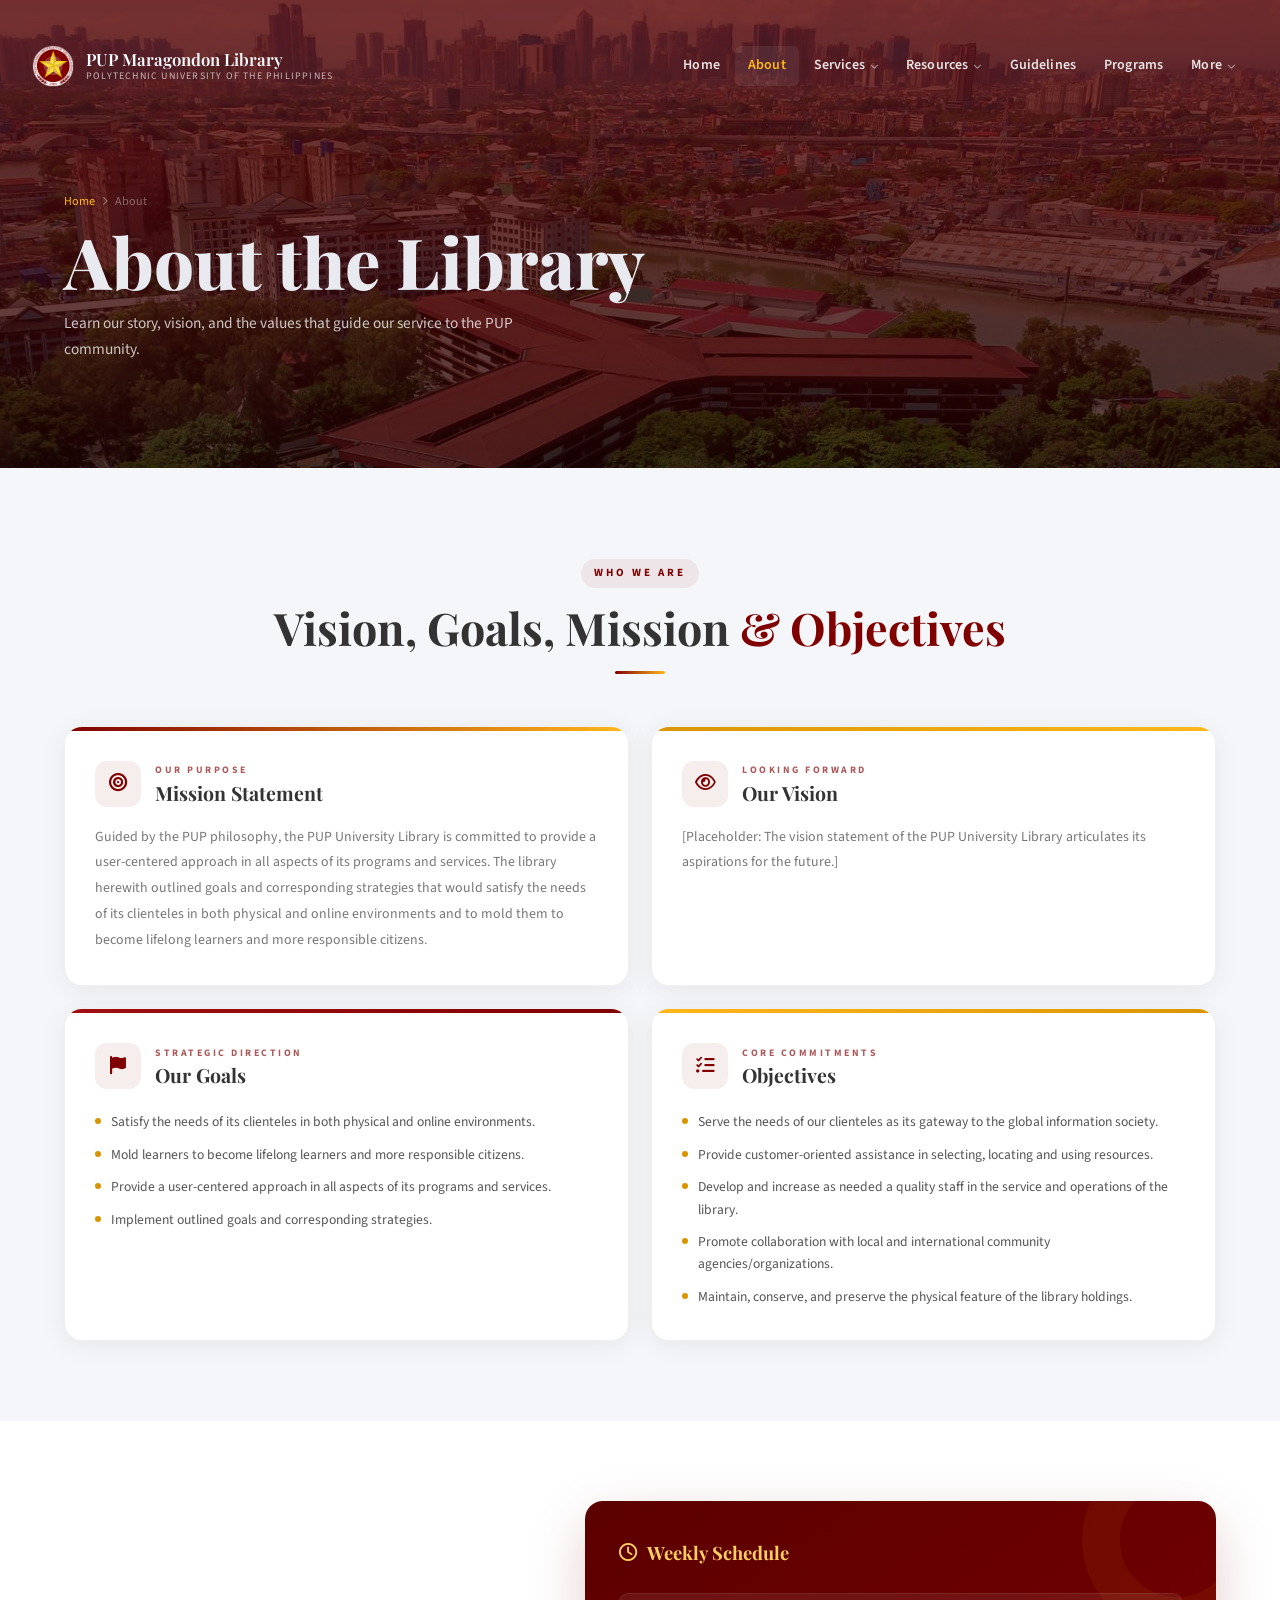
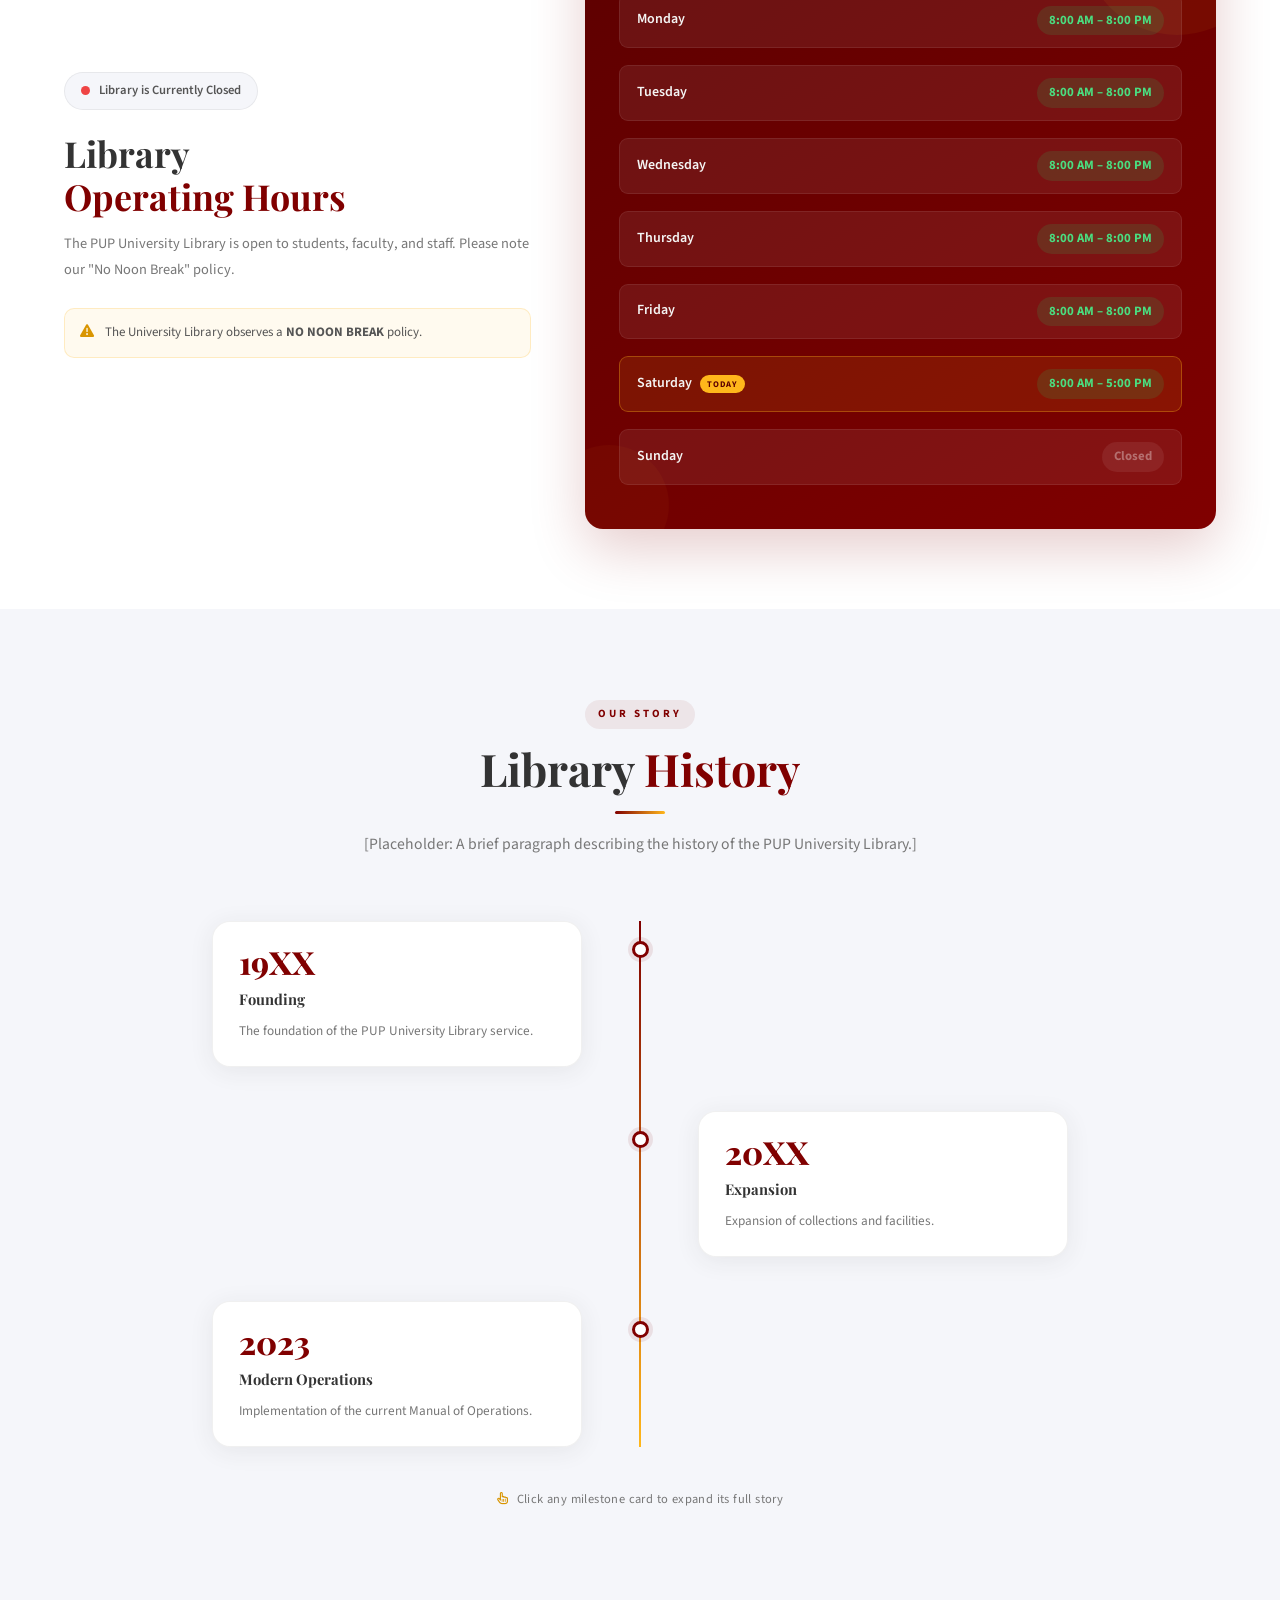
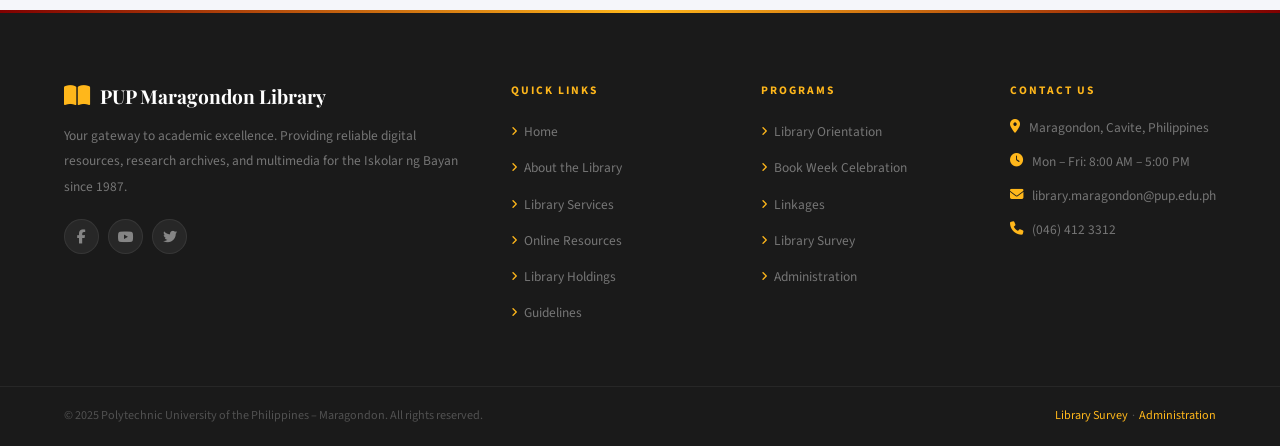
<file: about.html>
<!DOCTYPE html>
<html lang="en">
<head>
  <meta charset="UTF-8">
  <meta name="viewport" content="width=device-width, initial-scale=1.0">
  <title>About – PUP Maragondon Digital Library</title>
  <link rel="icon" type="image/png" href="assets/images/logo.png">
  <link rel="stylesheet" href="style.css">
  <link href="https://fonts.googleapis.com/css2?family=Playfair+Display:ital,wght@0,400;0,600;0,700;0,800;1,400;1,600&family=Source+Sans+3:wght@300;400;500;600;700&display=swap" rel="stylesheet">
  <link rel="stylesheet" href="https://cdnjs.cloudflare.com/ajax/libs/font-awesome/6.5.0/css/all.min.css">
  <style>
    /* ══════════════════════════════════════════
       ABOUT PAGE — LOCAL STYLES
       ══════════════════════════════════════════ */

    /* ── VGMO SECTION ── */
    .about-vgmo-section { background:var(--light-grey); padding:90px 0 80px; }
    .about-vgmo-intro   { text-align:center; margin-bottom:52px; }

    .vgmo-cards-grid {
      display: grid;
      grid-template-columns: repeat(2,1fr);
      gap: 22px;
    }

    .vgmo-card-v2 {
      background: var(--white);
      border-radius: var(--radius-lg);
      box-shadow: var(--shadow-card);
      border: 1px solid var(--border-light);
      overflow: hidden;
      display: flex;
      flex-direction: column;
      transition: transform 0.35s cubic-bezier(0.4,0,0.2,1),
                  box-shadow 0.35s ease, border-color 0.35s ease;
      animation: cardFadeIn 0.65s cubic-bezier(0.4,0,0.2,1) both;
    }
    .vgmo-card-v2:nth-child(1){animation-delay:0.05s;}
    .vgmo-card-v2:nth-child(2){animation-delay:0.15s;}
    .vgmo-card-v2:nth-child(3){animation-delay:0.25s;}
    .vgmo-card-v2:nth-child(4){animation-delay:0.35s;}
    @keyframes cardFadeIn {
      from{opacity:0;transform:translateY(28px);}
      to  {opacity:1;transform:translateY(0);}
    }
    .vgmo-card-v2:hover {
      transform: translateY(-7px);
      box-shadow: 0 20px 50px rgba(128,0,0,0.12);
      border-color: rgba(128,0,0,0.18);
    }

    .vgmo-card-stripe { height:4px; background:linear-gradient(90deg,var(--maroon),var(--gold)); flex-shrink:0; }

    .vgmo-card-body { padding:30px 30px 32px; flex:1; display:flex; flex-direction:column; }

    .vgmo-card-head { display:flex; align-items:center; gap:14px; margin-bottom:18px; }
    .vgmo-icon-circle {
      width:46px; height:46px; border-radius:12px;
      background:rgba(128,0,0,0.07);
      display:flex; align-items:center; justify-content:center;
      font-size:1.15rem; color:var(--maroon); flex-shrink:0;
      transition:background 0.3s, color 0.3s;
    }
    .vgmo-card-v2:hover .vgmo-icon-circle { background:var(--maroon); color:var(--gold); }

    .vgmo-card-label {
      display:block; font-size:0.62rem; font-weight:700;
      letter-spacing:2.5px; text-transform:uppercase;
      color:var(--maroon); opacity:0.65; margin-bottom:3px;
    }
    .vgmo-card-title {
      font-family:"Playfair Display",serif;
      font-size:1.22rem; font-weight:700; color:var(--text-dark); line-height:1.2;
    }
    .vgmo-card-text { font-size:0.87rem; color:var(--ink-light); line-height:1.85; flex:1; }

    .vgmo-card-list { display:flex; flex-direction:column; gap:10px; margin-top:4px; }
    .vgmo-card-list li {
      display:flex; align-items:flex-start; gap:10px;
      font-size:0.85rem; color:var(--ink-mid); line-height:1.65;
    }
    .vgmo-card-list li::before {
      content:""; width:6px; height:6px; border-radius:50%;
      background:var(--gold-dark); flex-shrink:0; margin-top:7px;
    }

    /* ══════════════════════════════════════════
       LIBRARY HOURS
       ══════════════════════════════════════════ */
    .about-hours-section { background:var(--white); padding:80px 0; }

    .hours-layout {
      display:grid; grid-template-columns:1fr 1.35fr;
      gap:54px; align-items:center;
    }

    .hours-live-status {
      display:inline-flex; align-items:center; gap:9px;
      background:var(--light-grey); border:1px solid var(--border-light);
      padding:7px 16px; border-radius:30px; margin-bottom:22px;
      font-size:0.79rem; font-weight:600; color:var(--ink-mid);
    }
    .hours-live-dot {
      width:9px; height:9px; border-radius:50%;
      background:#22c55e; flex-shrink:0;
      animation:livePulse 1.8s ease-in-out infinite;
    }
    .hours-live-dot.closed-dot { background:#ef4444; animation:none; }
    @keyframes livePulse {
      0%,100%{opacity:1;transform:scale(1);}
      50%    {opacity:0.5;transform:scale(0.82);}
    }

    .hours-info-side h2 {
      font-family:"Playfair Display",serif;
      font-size:clamp(1.75rem,2.8vw,2.4rem);
      font-weight:700; color:var(--text-dark); line-height:1.2; margin-bottom:13px;
    }
    .hours-info-side p { font-size:0.9rem; color:var(--ink-light); line-height:1.8; margin-bottom:26px; }

    .hours-note {
      display:flex; align-items:flex-start; gap:11px;
      background:rgba(255,183,27,0.07);
      border:1px solid rgba(255,183,27,0.22);
      border-radius:var(--radius); padding:13px 15px;
      font-size:0.81rem; color:var(--ink-mid); line-height:1.65;
    }
    .hours-note i { color:var(--gold-dark); font-size:0.88rem; margin-top:2px; flex-shrink:0; }

    /* Schedule card */
    .hours-schedule-card {
      background:linear-gradient(145deg,var(--maroon-deep) 0%,var(--maroon) 100%);
      border-radius:var(--radius-lg); padding:36px 34px;
      box-shadow:0 20px 56px rgba(128,0,0,0.2);
      position:relative; overflow:hidden;
    }
    .hours-schedule-card::before {
      content:""; position:absolute; top:-56px; right:-56px;
      width:190px; height:190px; border-radius:50%;
      border:38px solid rgba(255,183,27,0.06); pointer-events:none;
    }
    .hours-schedule-card::after {
      content:""; position:absolute; bottom:-36px; left:-36px;
      width:120px; height:120px; border-radius:50%;
      background:rgba(255,183,27,0.04); pointer-events:none;
    }

    .hours-card-title {
      display:flex; align-items:center; gap:10px;
      font-family:"Playfair Display",serif; font-size:1.15rem;
      font-weight:700; color:var(--gold-light); margin-bottom:24px;
      position:relative; z-index:1;
    }

    .hours-rows { display:flex; flex-direction:column; gap:9px; position:relative; z-index:1; }

    .hours-row-v2 {
      display:flex; align-items:center; justify-content:space-between;
      background:rgba(255,255,255,0.07); border:1px solid rgba(255,255,255,0.08);
      border-radius:9px; padding:12px 17px;
      transition:background 0.25s, border-color 0.25s;
    }
    .hours-row-v2:hover { background:rgba(255,255,255,0.12); border-color:rgba(255,183,27,0.22); }
    .hours-row-v2.is-today { background:rgba(255,183,27,0.11); border-color:rgba(255,183,27,0.32); }

    .hours-day-name {
      font-size:0.84rem; font-weight:600;
      color:rgba(255,255,255,0.78);
      display:flex; align-items:center; gap:8px;
    }
    .today-badge {
      font-size:0.54rem; font-weight:700; letter-spacing:1px;
      text-transform:uppercase; background:var(--gold);
      color:var(--maroon-deep); padding:2px 7px; border-radius:10px;
    }
    .hours-time-badge {
      font-size:0.8rem; font-weight:700; padding:4px 12px; border-radius:18px;
    }
    .hours-time-badge.open-time  { background:rgba(34,197,94,0.15); color:#4ade80; }
    .hours-time-badge.closed-time{ background:rgba(255,255,255,0.07); color:rgba(255,255,255,0.35); }

    /* ══════════════════════════════════════════
       HISTORY TIMELINE
       ══════════════════════════════════════════ */
    .about-history-section { background:var(--light-grey); padding:90px 0 100px; }

    .timeline-wrapper { position:relative; margin-top:62px; }

    .timeline-line {
      position:absolute; left:50%; top:0; bottom:0;
      width:2px; background:var(--border-light);
      transform:translateX(-50%);
    }
    .timeline-line-fill {
      position:absolute; left:50%; top:0;
      width:2px; height:0%;
      background:linear-gradient(to bottom,var(--maroon),var(--gold));
      transform:translateX(-50%);
      transition:height 1.8s cubic-bezier(0.4,0,0.2,1);
    }
    .timeline-line-fill.grown { height:100%; }

    .tl-event {
      display:grid; grid-template-columns:1fr 56px 1fr;
      margin-bottom:44px; align-items:start;
      opacity:0; transform:translateY(22px);
      transition:opacity 0.55s ease, transform 0.55s ease;
    }
    .tl-event.visible { opacity:1; transform:translateY(0); }
    .tl-event:last-child { margin-bottom:0; }

    .tl-left  { display:flex; justify-content:flex-end;  padding-right:30px; }
    .tl-right { display:flex; justify-content:flex-start; padding-left:30px; }

    .tl-center { display:flex; flex-direction:column; align-items:center; padding-top:20px; }
    .tl-dot {
      width:17px; height:17px; border-radius:50%;
      background:var(--white); border:3px solid var(--maroon);
      box-shadow:0 0 0 4px rgba(128,0,0,0.09);
      transition:background 0.3s, box-shadow 0.3s, transform 0.3s;
      cursor:pointer; flex-shrink:0; position:relative; z-index:2;
    }
    .tl-event:hover .tl-dot,
    .tl-event.active .tl-dot {
      background:var(--maroon);
      box-shadow:0 0 0 6px rgba(128,0,0,0.14),0 0 14px rgba(128,0,0,0.28);
      transform:scale(1.2);
    }

    .tl-year-pill {
      margin-top:7px; background:var(--maroon); color:var(--white);
      font-size:0.58rem; font-weight:700; letter-spacing:0.8px;
      padding:3px 8px; border-radius:9px; opacity:0;
      transition:opacity 0.3s; white-space:nowrap;
    }
    .tl-event:hover .tl-year-pill,
    .tl-event.active .tl-year-pill { opacity:1; }

    .tl-card {
      background:var(--white); border-radius:var(--radius-lg);
      padding:24px 26px; box-shadow:var(--shadow-card);
      border:1px solid var(--border-light);
      max-width:370px; width:100%; cursor:pointer;
      transition:transform 0.32s cubic-bezier(0.4,0,0.2,1),
                  box-shadow 0.32s ease, border-color 0.32s ease;
      position:relative; overflow:hidden;
    }
    .tl-card::after {
      content:""; position:absolute; bottom:0; left:0; right:0;
      height:3px; background:linear-gradient(90deg,var(--maroon),var(--gold));
      transform:scaleX(0); transform-origin:left; transition:transform 0.35s ease;
    }
    .tl-event:hover .tl-card,
    .tl-event.active .tl-card {
      transform:translateY(-5px);
      box-shadow:0 16px 44px rgba(128,0,0,0.11);
      border-color:rgba(128,0,0,0.14);
    }
    .tl-event:hover .tl-card::after,
    .tl-event.active .tl-card::after { transform:scaleX(1); }

    .tl-year {
      font-family:"Playfair Display",serif; font-size:2rem;
      font-weight:800; color:var(--maroon); line-height:1; margin-bottom:9px; display:block;
    }
    .tl-title {
      display:block; font-family:"Playfair Display",serif;
      font-size:0.92rem; font-weight:700;
      color:var(--text-dark); margin-bottom:7px;
    }
    .tl-card p { font-size:0.83rem; color:var(--ink-light); line-height:1.75; margin:0; }

    /* Expandable detail */
    .tl-detail {
      max-height:0; overflow:hidden;
      transition:max-height 0.4s cubic-bezier(0.4,0,0.2,1), padding 0.4s ease;
      padding:0 26px;
    }
    .tl-event.active .tl-detail { max-height:180px; padding:13px 26px 18px; }
    .tl-detail-inner {
      border-top:1px solid var(--border-light); padding-top:12px;
      font-size:0.81rem; color:var(--ink-light); line-height:1.75;
    }

    .tl-hint {
      text-align:center; margin-top:42px;
      font-size:0.78rem; color:var(--ink-light); letter-spacing:0.4px;
    }
    .tl-hint i { margin-right:5px; color:var(--gold-dark); }

    /* ── RESPONSIVE ── */
    @media(max-width:960px){
      .vgmo-cards-grid  { grid-template-columns:1fr; }
      .hours-layout     { grid-template-columns:1fr; gap:34px; }
    }
    @media(max-width:720px){
      .timeline-line,.timeline-line-fill { left:22px; }
      .tl-event {
        grid-template-columns:44px 1fr;
        margin-bottom:28px;
      }
      .tl-center { padding-top:16px; }
      .tl-left  { grid-column:2; justify-content:flex-start; padding-right:0; padding-left:18px; }
      .tl-right { grid-column:2; padding-left:18px; }
      .tl-empty { display:none; }
      .tl-card  { max-width:100%; }
      .tl-event.active .tl-detail { max-height:240px; }
    }
    @media(max-width:500px){
      .hours-schedule-card { padding:26px 20px; }
      .vgmo-card-body      { padding:22px 20px 24px; }
    }
  </style>
</head>
<body>

<div class="page-transition" id="page-transition">
  <div class="loader-icon"><i class="fa-solid fa-book-open"></i></div>
  <p class="loader-text">Loading...</p>
</div>

<!-- MAIN HEADER -->
<header id="main-header">
  <div class="header-container">
    <a href="index.html" class="logo no-transition">
      <img src="assets/images/logo.png" alt="PUP Logo" class="logo-img">
      <div class="logo-text-wrap">
        <span>PUP Maragondon Library</span>
        <span class="logo-sub">Polytechnic University of the Philippines</span>
      </div>
    </a>
    <nav>
      <ul class="nav-links">
        <li><a href="index.html" class="">Home</a></li>
        <li><a href="about.html" class="active">About</a></li>
        <li class="has-dropdown">
          <a href="services.html" class="">Services</a>
          <ul class="dropdown-menu">
            <li><a href="services.html#circulation"><i class="fa-solid fa-rotate"></i> Circulation</a></li>
            <li><a href="services.html#reserve"><i class="fa-solid fa-bookmark"></i> Reserve</a></li>
            <li><a href="services.html#reference"><i class="fa-solid fa-magnifying-glass"></i> Reference</a></li>
            <li><a href="services.html#filipiniana"><i class="fa-solid fa-flag"></i> Filipiniana</a></li>
            <li><a href="services.html#periodical"><i class="fa-solid fa-newspaper"></i> Periodical</a></li>
          </ul>
        </li>
        <li class="has-dropdown">
          <a href="resources.html" class="">Resources</a>
          <ul class="dropdown-menu">
            <li><a href="resources.html"><i class="fa-solid fa-database"></i> Online Resources</a></li>
            <li><a href="holdings.html"><i class="fa-solid fa-books"></i> Library Holdings</a></li>
          </ul>
        </li>
        <li><a href="guidelines.html" class="">Guidelines</a></li>
        <li><a href="programs.html" class="">Programs</a></li>
        <li class="has-dropdown">
          <a href="#" class="">More</a>
          <ul class="dropdown-menu">
            <li><a href="linkages.html"><i class="fa-solid fa-link"></i> Linkages</a></li>
            <li><a href="survey.html"><i class="fa-solid fa-clipboard-list"></i> Library Survey</a></li>
            <li><a href="administration.html"><i class="fa-solid fa-users"></i> Administration</a></li>
          </ul>
        </li>
      </ul>
      <button class="hamburger" aria-label="Open Menu">
        <i class="fa-solid fa-bars"></i>
      </button>
    </nav>
  </div>
</header>

<!-- MOBILE DRAWER -->
<div class="mobile-drawer" id="mobile-drawer">
  <button class="drawer-close" aria-label="Close Menu"><i class="fa-solid fa-xmark"></i></button>
  <div style="display:flex;align-items:center;gap:10px;margin-bottom:28px;padding-bottom:20px;border-bottom:1px solid rgba(255,255,255,0.07);">
    <img src="assets/images/logo.png" alt="PUP Logo" style="height:34px;width:auto;">
    <div>
      <div style="color:#fff;font-family:'Playfair Display',serif;font-size:0.92rem;font-weight:600;line-height:1.2;">PUP Maragondon</div>
      <div style="color:rgba(255,255,255,0.42);font-size:0.62rem;letter-spacing:1px;text-transform:uppercase;">Digital Library</div>
    </div>
  </div>
  <nav class="drawer-nav">
    <a href="index.html" class=""><span>Home</span></a>
    <a href="about.html" class="active"><span>About</span></a>
    <a href="services.html" class=""><span>Services</span></a>
    <a href="resources.html" class=""><span>Online Resources</span></a>
    <a href="holdings.html" class=""><span>Library Holdings</span></a>
    <a href="guidelines.html" class=""><span>Guidelines</span></a>
    <a href="programs.html" class=""><span>Programs &amp; Events</span></a>
    <a href="linkages.html" class=""><span>Linkages</span></a>
    <a href="survey.html" class=""><span>Library Survey</span></a>
    <a href="administration.html" class=""><span>Administration</span></a>
  </nav>
</div>
<div class="drawer-overlay" id="drawer-overlay"></div>


<!-- INNER HERO -->
<section class="inner-hero">
  <div class="hero-overlay"></div>
  <div class="container inner-hero-content">
    <div class="breadcrumb">
      <a href="index.html">Home</a>
      <i class="fa-solid fa-chevron-right"></i>
      <span>About</span>
    </div>
    <h1>About the Library</h1>
    <p>Learn our story, vision, and the values that guide our service to the PUP community.</p>
  </div>
</section>

<!-- ══════════════════════════════════════════════
     VGMO
════════════════════════════════════════════════ -->
<section class="about-vgmo-section">
  <div class="container">

    <div class="about-vgmo-intro">
      <span class="section-label">Who We Are</span>
      <h2 class="section-title">Vision, Goals, Mission <span>&amp; Objectives</span></h2>
      <div class="section-divider"></div>
    </div>

    <div class="vgmo-cards-grid">

      <!-- MISSION -->
      <div class="vgmo-card-v2">
        <div class="vgmo-card-stripe"></div>
        <div class="vgmo-card-body">
          <div class="vgmo-card-head">
            <div class="vgmo-icon-circle"><i class="fa-solid fa-bullseye"></i></div>
            <div>
              <span class="vgmo-card-label">Our Purpose</span>
              <div class="vgmo-card-title">Mission Statement</div>
            </div>
          </div>
          <!-- CONTENT UPDATED FROM PDF PAGE 1 -->
          <p class="vgmo-card-text">Guided by the PUP philosophy, the PUP University Library is committed to provide a user-centered approach in all aspects of its programs and services. The library herewith outlined goals and corresponding strategies that would satisfy the needs of its clienteles in both physical and online environments and to mold them to become lifelong learners and more responsible citizens.</p>
        </div>
      </div>

      <!-- VISION -->
      <div class="vgmo-card-v2">
        <div class="vgmo-card-stripe" style="background:linear-gradient(90deg,var(--gold-dark),var(--gold));"></div>
        <div class="vgmo-card-body">
          <div class="vgmo-card-head">
            <div class="vgmo-icon-circle"><i class="fa-regular fa-eye"></i></div>
            <div>
              <span class="vgmo-card-label">Looking Forward</span>
              <div class="vgmo-card-title">Our Vision</div>
            </div>
          </div>
          <!-- Placeholder kept as Vision was not explicitly stated as a single sentence in provided pages -->
          <p class="vgmo-card-text">[Placeholder: The vision statement of the PUP University Library articulates its aspirations for the future.]</p>
        </div>
      </div>

      <!-- GOALS -->
      <div class="vgmo-card-v2">
        <div class="vgmo-card-stripe" style="background:linear-gradient(90deg,var(--maroon-light),var(--maroon));"></div>
        <div class="vgmo-card-body">
          <div class="vgmo-card-head">
            <div class="vgmo-icon-circle"><i class="fa-solid fa-flag"></i></div>
            <div>
              <span class="vgmo-card-label">Strategic Direction</span>
              <div class="vgmo-card-title">Our Goals</div>
            </div>
          </div>
          <!-- CONTENT UPDATED FROM PDF PAGE 1 -->
          <ul class="vgmo-card-list">
            <li>Satisfy the needs of its clienteles in both physical and online environments.</li>
            <li>Mold learners to become lifelong learners and more responsible citizens.</li>
            <li>Provide a user-centered approach in all aspects of its programs and services.</li>
            <li>Implement outlined goals and corresponding strategies.</li>
          </ul>
        </div>
      </div>

      <!-- OBJECTIVES -->
      <div class="vgmo-card-v2">
        <div class="vgmo-card-stripe" style="background:linear-gradient(90deg,var(--gold),var(--gold-dark));"></div>
        <div class="vgmo-card-body">
          <div class="vgmo-card-head">
            <div class="vgmo-icon-circle"><i class="fa-solid fa-list-check"></i></div>
            <div>
              <span class="vgmo-card-label">Core Commitments</span>
              <div class="vgmo-card-title">Objectives</div>
            </div>
          </div>
          <!-- CONTENT UPDATED FROM PDF PAGE 1 -->
          <ul class="vgmo-card-list">
            <li>Serve the needs of our clienteles as its gateway to the global information society.</li>
            <li>Provide customer-oriented assistance in selecting, locating and using resources.</li>
            <li>Develop and increase as needed a quality staff in the service and operations of the library.</li>
            <li>Promote collaboration with local and international community agencies/organizations.</li>
            <li>Maintain, conserve, and preserve the physical feature of the library holdings.</li>
          </ul>
        </div>
      </div>

    </div><!-- .vgmo-cards-grid -->
  </div>
</section>

<!-- ══════════════════════════════════════════════
     LIBRARY HOURS
════════════════════════════════════════════════ -->
<section class="about-hours-section">
  <div class="container">
    <div class="hours-layout reveal">

      <!-- LEFT -->
      <div class="hours-info-side">
        <div class="hours-live-status">
          <span class="hours-live-dot" id="hours-dot"></span>
          <span id="hours-status-text">Checking status…</span>
        </div>
        <h2>Library<br><span style="color:var(--maroon);">Operating Hours</span></h2>
        <p>The PUP University Library is open to students, faculty, and staff. Please note our "No Noon Break" policy.</p>
        <!-- CONTENT UPDATED FROM PDF PAGE 24 -->
        <div class="hours-note">
          <i class="fa-solid fa-triangle-exclamation"></i>
          <span>The University Library observes a <strong>NO NOON BREAK</strong> policy.</span>
        </div>
      </div>

  <!-- RIGHT: Schedule Card -->
<div class="hours-schedule-card">
  <div class="hours-card-title">
    <i class="fa-regular fa-clock"></i>
    Weekly Schedule
  </div>

  <div class="hours-rows">

    <div class="hours-row-v2" data-day="1">
      <span class="hours-day-name">Monday <span class="today-badge" style="display:none;">TODAY</span></span>
      <span class="hours-time-badge open-time">8:00 AM – 8:00 PM</span>
    </div>

    <div class="hours-row-v2" data-day="2">
      <span class="hours-day-name">Tuesday <span class="today-badge" style="display:none;">TODAY</span></span>
      <span class="hours-time-badge open-time">8:00 AM – 8:00 PM</span>
    </div>

    <div class="hours-row-v2" data-day="3">
      <span class="hours-day-name">Wednesday <span class="today-badge" style="display:none;">TODAY</span></span>
      <span class="hours-time-badge open-time">8:00 AM – 8:00 PM</span>
    </div>

    <div class="hours-row-v2" data-day="4">
      <span class="hours-day-name">Thursday <span class="today-badge" style="display:none;">TODAY</span></span>
      <span class="hours-time-badge open-time">8:00 AM – 8:00 PM</span>
    </div>

    <div class="hours-row-v2" data-day="5">
      <span class="hours-day-name">Friday <span class="today-badge" style="display:none;">TODAY</span></span>
      <span class="hours-time-badge open-time">8:00 AM – 8:00 PM</span>
    </div>

    <div class="hours-row-v2" data-day="6">
      <span class="hours-day-name">Saturday <span class="today-badge" style="display:none;">TODAY</span></span>
      <span class="hours-time-badge open-time">8:00 AM – 5:00 PM</span>
    </div>

    <div class="hours-row-v2" data-day="0">
      <span class="hours-day-name">Sunday <span class="today-badge" style="display:none;">TODAY</span></span>
      <span class="hours-time-badge closed-time">Closed</span>
    </div>

  </div>
</div>
</section>

<!-- ══════════════════════════════════════════════
     HISTORY — INTERACTIVE TIMELINE
════════════════════════════════════════════════ -->
<section class="about-history-section">
  <div class="container">

    <div class="section-header">
      <span class="section-label">Our Story</span>
      <h2 class="section-title">Library <span>History</span></h2>
      <div class="section-divider"></div>
      <p class="section-sub" style="margin:16px auto 0;">[Placeholder: A brief paragraph describing the history of the PUP University Library.]</p>
    </div>

    <div class="timeline-wrapper">
      <div class="timeline-line"></div>
      <div class="timeline-line-fill" id="timeline-fill"></div>

      
      <div class="tl-event" id="tl-0" onclick="toggleTimeline(0)">
        <div class="tl-left">
          <div class="tl-card">
            <span class="tl-year">19XX</span>
            <span class="tl-title">Founding</span>
            <p>The foundation of the PUP University Library service.</p>
            <div class="tl-detail"><div class="tl-detail-inner">Details about the inception of the library services.</div></div>
          </div>
        </div>
        <div class="tl-center"><div class="tl-dot"></div><div class="tl-year-pill">19XX</div></div>
        <div class="tl-empty"></div>
      </div>
      <div class="tl-event" id="tl-1" onclick="toggleTimeline(1)">
        <div class="tl-empty"></div>
        <div class="tl-center"><div class="tl-dot"></div><div class="tl-year-pill">20XX</div></div>
        <div class="tl-right">
          <div class="tl-card">
            <span class="tl-year">20XX</span>
            <span class="tl-title">Expansion</span>
            <p>Expansion of collections and facilities.</p>
            <div class="tl-detail"><div class="tl-detail-inner">Details regarding the growth of library resources.</div></div>
          </div>
        </div>
      </div>
      <div class="tl-event" id="tl-2" onclick="toggleTimeline(2)">
        <div class="tl-left">
          <div class="tl-card">
            <span class="tl-year">2023</span>
            <span class="tl-title">Modern Operations</span>
            <p>Implementation of the current Manual of Operations.</p>
            <div class="tl-detail"><div class="tl-detail-inner">Current operational standards and professionalized management.</div></div>
          </div>
        </div>
        <div class="tl-center"><div class="tl-dot"></div><div class="tl-year-pill">2023</div></div>
        <div class="tl-empty"></div>
      </div>

    </div><!-- .timeline-wrapper -->

    <p class="tl-hint">
      <i class="fa-regular fa-hand-pointer"></i>
      Click any milestone card to expand its full story
    </p>

  </div>
</section>

<footer>
  <div class="container">
    <div class="footer-grid">
      <div class="footer-col brand-col">
        <div class="footer-logo">
          <i class="fa-solid fa-book-open"></i>
          <h3>PUP Maragondon Library</h3>
        </div>
        <p>Your gateway to academic excellence. Providing reliable digital resources, research archives, and multimedia for the Iskolar ng Bayan since 1987.</p>
        <div class="social-icons">
          <a href="#" aria-label="Facebook"><i class="fa-brands fa-facebook-f"></i></a>
          <a href="#" aria-label="YouTube"><i class="fa-brands fa-youtube"></i></a>
          <a href="#" aria-label="Twitter"><i class="fa-brands fa-twitter"></i></a>
        </div>
      </div>
      <div class="footer-col">
        <h4>Quick Links</h4>
        <ul>
          <li><a href="index.html"><i class="fa-solid fa-angle-right"></i> Home</a></li>
          <li><a href="about.html"><i class="fa-solid fa-angle-right"></i> About the Library</a></li>
          <li><a href="services.html"><i class="fa-solid fa-angle-right"></i> Library Services</a></li>
          <li><a href="resources.html"><i class="fa-solid fa-angle-right"></i> Online Resources</a></li>
          <li><a href="holdings.html"><i class="fa-solid fa-angle-right"></i> Library Holdings</a></li>
          <li><a href="guidelines.html"><i class="fa-solid fa-angle-right"></i> Guidelines</a></li>
        </ul>
      </div>
      <div class="footer-col">
        <h4>Programs</h4>
        <ul>
          <li><a href="programs.html"><i class="fa-solid fa-angle-right"></i> Library Orientation</a></li>
          <li><a href="programs.html"><i class="fa-solid fa-angle-right"></i> Book Week Celebration</a></li>
          <li><a href="linkages.html"><i class="fa-solid fa-angle-right"></i> Linkages</a></li>
          <li><a href="survey.html"><i class="fa-solid fa-angle-right"></i> Library Survey</a></li>
          <li><a href="administration.html"><i class="fa-solid fa-angle-right"></i> Administration</a></li>
        </ul>
      </div>
      <div class="footer-col">
        <h4>Contact Us</h4>
        <ul class="contact-list">
          <li><i class="fa-solid fa-location-dot"></i> <span>Maragondon, Cavite, Philippines</span></li>
          <li><i class="fa-solid fa-clock"></i> <span>Mon – Fri: 8:00 AM – 5:00 PM</span></li>
          <li><i class="fa-solid fa-envelope"></i> <span>library.maragondon@pup.edu.ph</span></li>
          <li><i class="fa-solid fa-phone"></i> <span>(046) 412 3312</span></li>
        </ul>
      </div>
    </div>
  </div>
  <div class="footer-bottom">
    <div class="container" style="display:flex;justify-content:space-between;align-items:center;flex-wrap:wrap;gap:8px;">
      <p>&copy; 2025 Polytechnic University of the Philippines – Maragondon. All rights reserved.</p>
      <p><a href="survey.html">Library Survey</a> &nbsp;·&nbsp; <a href="administration.html">Administration</a></p>
    </div>
  </div>
</footer>
<button id="back-to-top" title="Back to top"><i class="fa-solid fa-arrow-up"></i></button>

<script src="script.js"></script>
<script>
/* ═══════════════════════════════════════
   ABOUT PAGE — LOCAL SCRIPT
   ═══════════════════════════════════════ */

/* Live hours status */
(function() {
  const dot  = document.getElementById('hours-dot');
  const text = document.getElementById('hours-status-text');
  if (!dot || !text) return;
  const now   = new Date();
  const day   = now.getDay();    // 0=Sun
  const hour  = now.getHours();
  // Adjusted to match PDF Schedule: Mon-Fri (8am-8pm), Sat (8am-5pm)
  let isOpen = false;
  if (day >= 1 && day <= 5) {
    if (hour >= 8 && hour < 20) isOpen = true;
  } else if (day === 6) {
    if (hour >= 8 && hour < 17) isOpen = true;
  }
  text.textContent = isOpen ? 'Library is Currently Open' : 'Library is Currently Closed';
  if (!isOpen) dot.classList.add('closed-dot');
})();

/* Timeline — toggle expand */
function toggleTimeline(idx) {
  const el = document.getElementById('tl-' + idx);
  const wasActive = el.classList.contains('active');
  document.querySelectorAll('.tl-event').forEach(e => e.classList.remove('active'));
  if (!wasActive) el.classList.add('active');
}

/* Timeline — scroll reveal + line grow */
(function() {
  const events   = document.querySelectorAll('.tl-event');
  const fillLine = document.getElementById('timeline-fill');
  const section  = document.querySelector('.about-history-section');

  /* Grow the timeline line */
  if (section && fillLine) {
    new IntersectionObserver(entries => {
      if (entries[0].isIntersecting) {
        fillLine.classList.add('grown');
      }
    }, { threshold: 0.12 }).observe(section);
  }

  /* Stagger each event card */
  if (events.length) {
    const obs = new IntersectionObserver((entries, observer) => {
      entries.forEach(entry => {
        if (entry.isIntersecting) {
          entry.target.classList.add('visible');
          observer.unobserve(entry.target);
        }
      });
    }, { threshold: 0.15, rootMargin: '0px 0px -30px 0px' });

    events.forEach((ev, i) => {
      ev.style.transitionDelay = (i * 0.07) + 's';
      obs.observe(ev);
    });
  }
})();
</script>
</body>
</html>
</file>
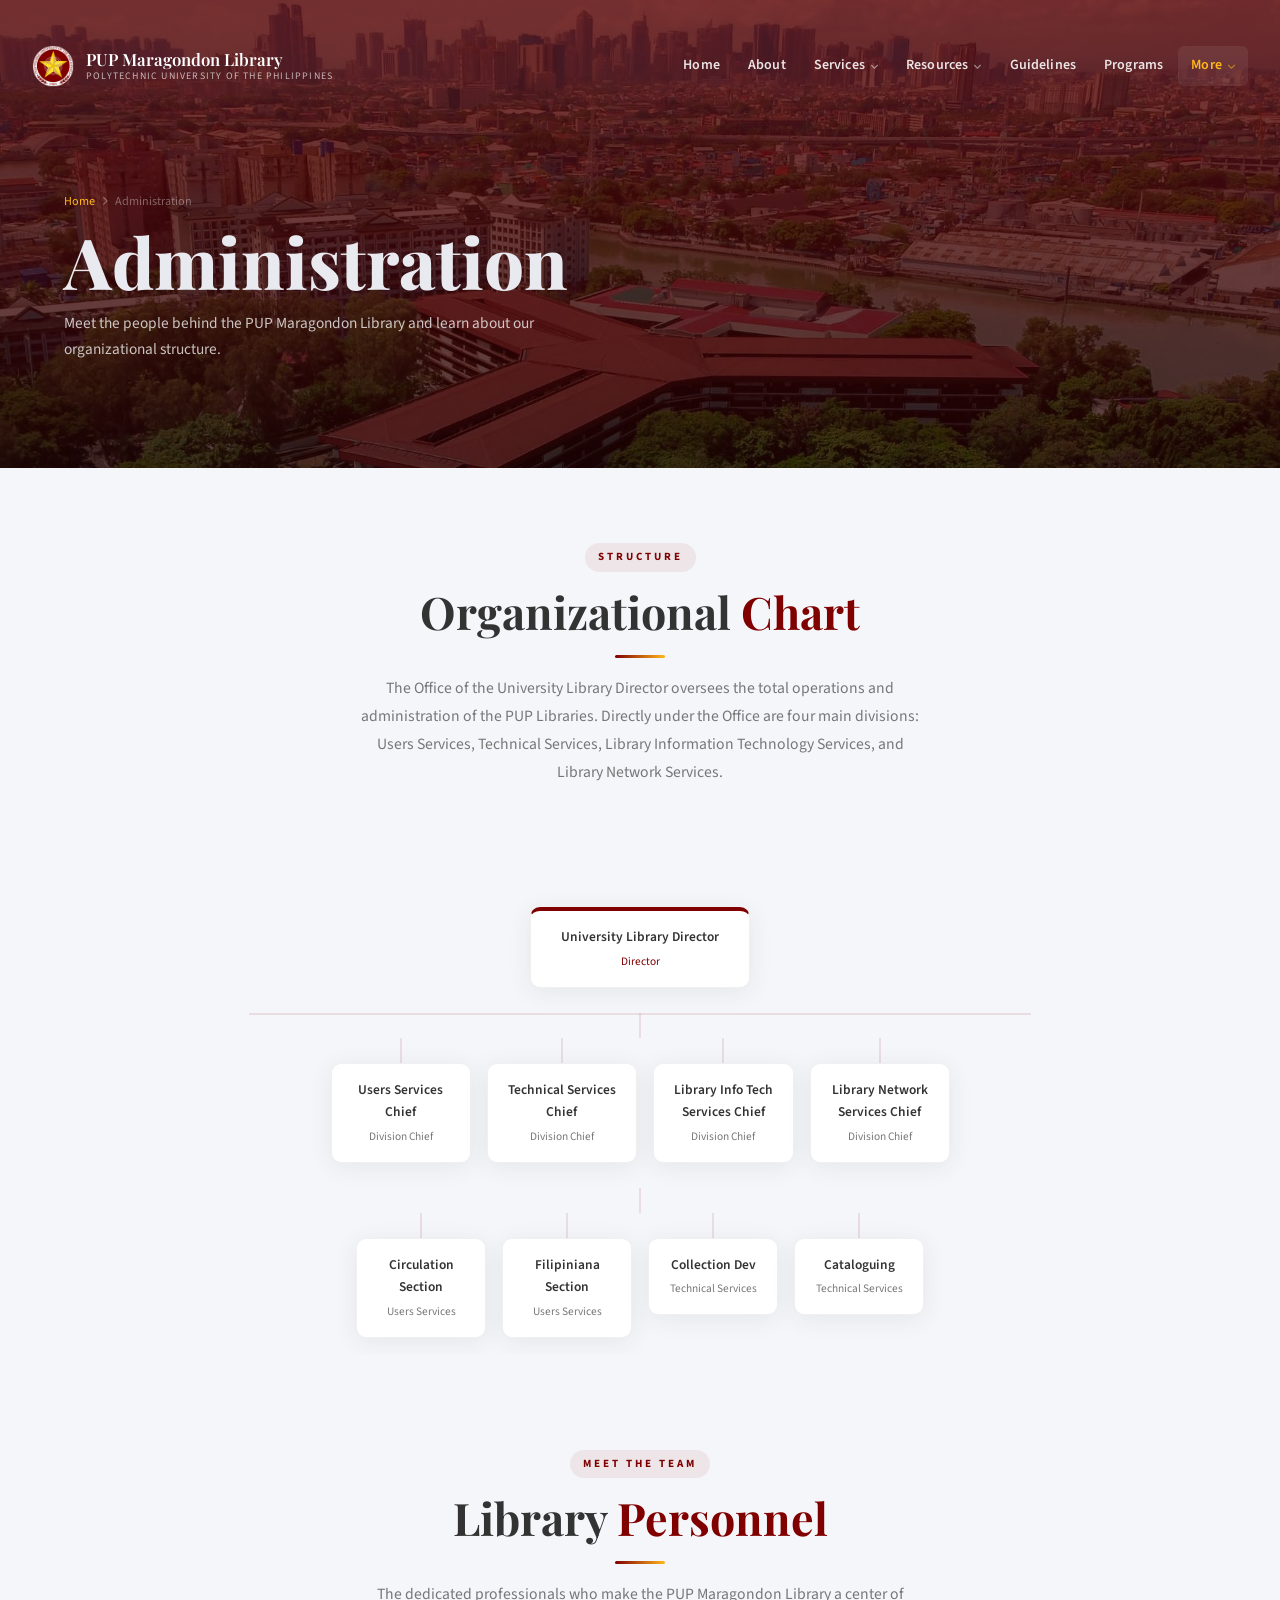
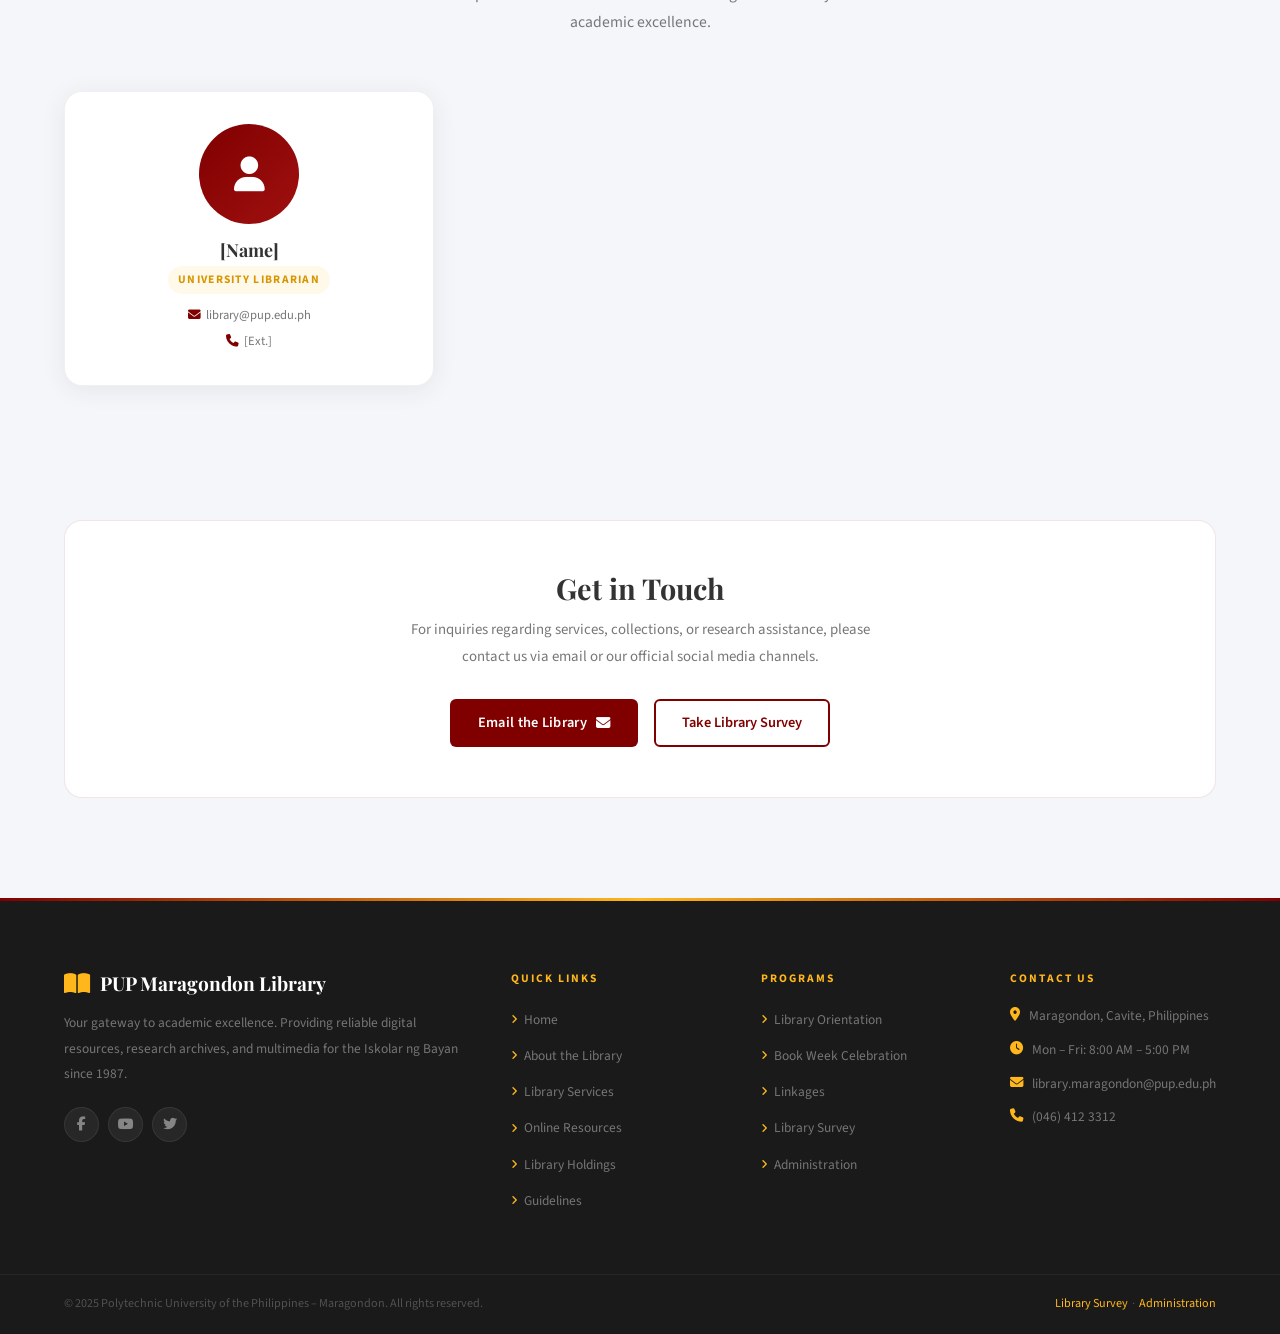
<file: administration.html>
<!DOCTYPE html>
<html lang="en">
<head>
  <meta charset="UTF-8">
  <meta name="viewport" content="width=device-width, initial-scale=1.0">
  <title>Administration – PUP Maragondon Digital Library</title>
  <link rel="icon" type="image/png" href="assets/images/logo.png">
  <link rel="stylesheet" href="style.css">
  <link href="https://fonts.googleapis.com/css2?family=Cormorant+Garamond:ital,wght@0,400;0,600;0,700;1,400;1,600&family=DM+Sans:wght@300;400;500;600;700&display=swap" rel="stylesheet">
  <link rel="stylesheet" href="https://cdnjs.cloudflare.com/ajax/libs/font-awesome/6.5.0/css/all.min.css">
  <style>
    /* Org chart connector lines */
    .org-tree { text-align: center; }
    .org-row { display: flex; justify-content: center; gap: 24px; position: relative; margin-top: 50px; }
    .org-row::before {
      content: ''; position: absolute;
      top: -25px; left: 50%; width: 2px; height: 25px;
      background: var(--border); transform: translateX(-50%);
    }
    .org-row:first-child::before { display: none; }
    .org-row.multi::after {
      content: ''; position: absolute;
      top: -25px; left: 15%; right: 15%; height: 2px;
      background: var(--border);
    }
    .org-node-wrap { display: flex; flex-direction: column; align-items: center; }
    .org-node-wrap .connector {
      width: 2px; height: 25px; background: var(--border);
    }
  </style>
</head>
<body>

<div class="page-transition" id="page-transition">
  <div class="loader-icon"><i class="fa-solid fa-book-open"></i></div>
  <p class="loader-text">Loading...</p>
</div>

<!-- MAIN HEADER -->
<header id="main-header">
  <div class="header-container">
    <a href="index.html" class="logo no-transition">
      <img src="assets/images/logo.png" alt="PUP Logo" class="logo-img">
      <div class="logo-text-wrap">
        <span>PUP Maragondon Library</span>
        <span class="logo-sub">Polytechnic University of the Philippines</span>
      </div>
    </a>
    <nav>
      <ul class="nav-links">
        <li><a href="index.html" class="">Home</a></li>
        <li><a href="about.html" class="">About</a></li>
        <li class="has-dropdown">
          <a href="services.html" class="">Services</a>
          <ul class="dropdown-menu">
            <li><a href="services.html#circulation"><i class="fa-solid fa-rotate"></i> Circulation</a></li>
            <li><a href="services.html#reserve"><i class="fa-solid fa-bookmark"></i> Reserve</a></li>
            <li><a href="services.html#reference"><i class="fa-solid fa-magnifying-glass"></i> Reference</a></li>
            <li><a href="services.html#filipiniana"><i class="fa-solid fa-flag"></i> Filipiniana</a></li>
            <li><a href="services.html#periodical"><i class="fa-solid fa-newspaper"></i> Periodical</a></li>
          </ul>
        </li>
        <li class="has-dropdown">
          <a href="resources.html" class="">Resources</a>
          <ul class="dropdown-menu">
            <li><a href="resources.html"><i class="fa-solid fa-database"></i> Online Resources</a></li>
            <li><a href="holdings.html"><i class="fa-solid fa-books"></i> Library Holdings</a></li>
          </ul>
        </li>
        <li><a href="guidelines.html" class="">Guidelines</a></li>
        <li><a href="programs.html" class="">Programs</a></li>
        <li class="has-dropdown">
          <a href="#" class="active">More</a>
          <ul class="dropdown-menu">
            <li><a href="linkages.html"><i class="fa-solid fa-link"></i> Linkages</a></li>
            <li><a href="survey.html"><i class="fa-solid fa-clipboard-list"></i> Library Survey</a></li>
            <li><a href="administration.html"><i class="fa-solid fa-users"></i> Administration</a></li>
          </ul>
        </li>
      </ul>
      <button class="hamburger" aria-label="Open Menu">
        <i class="fa-solid fa-bars"></i>
      </button>
    </nav>
  </div>
</header>

<!-- MOBILE DRAWER -->
<div class="mobile-drawer" id="mobile-drawer">
  <button class="drawer-close" aria-label="Close Menu"><i class="fa-solid fa-xmark"></i></button>
  <div style="display:flex;align-items:center;gap:10px;margin-bottom:28px;padding-bottom:20px;border-bottom:1px solid rgba(255,255,255,0.07);">
    <img src="assets/images/logo.png" alt="PUP Logo" style="height:34px;width:auto;">
    <div>
      <div style="color:#fff;font-family:'Playfair Display',serif;font-size:0.92rem;font-weight:600;line-height:1.2;">PUP Maragondon</div>
      <div style="color:rgba(255,255,255,0.42);font-size:0.62rem;letter-spacing:1px;text-transform:uppercase;">Digital Library</div>
    </div>
  </div>
  <nav class="drawer-nav">
    <a href="index.html" class=""><span>Home</span></a>
    <a href="about.html" class=""><span>About</span></a>
    <a href="services.html" class=""><span>Services</span></a>
    <a href="resources.html" class=""><span>Online Resources</span></a>
    <a href="holdings.html" class=""><span>Library Holdings</span></a>
    <a href="guidelines.html" class=""><span>Guidelines</span></a>
    <a href="programs.html" class=""><span>Programs &amp; Events</span></a>
    <a href="linkages.html" class=""><span>Linkages</span></a>
    <a href="survey.html" class=""><span>Library Survey</span></a>
    <a href="administration.html" class="active"><span>Administration</span></a>
  </nav>
</div>
<div class="drawer-overlay" id="drawer-overlay"></div>


<section class="inner-hero">
  <div class="hero-overlay"></div>
  <div class="container inner-hero-content">
    <div class="breadcrumb">
      <a href="index.html">Home</a>
      <i class="fa-solid fa-chevron-right"></i>
      <span>Administration</span>
    </div>
    <h1>Administration</h1>
    <p>Meet the people behind the PUP Maragondon Library and learn about our organizational structure.</p>
  </div>
</section>

<!-- ══════════════════════════════════════════════
     ORGANIZATIONAL CHART
════════════════════════════════════════════════ -->
<section class="org-chart" style="background:var(--parchment);">
  <div class="container">
    <div class="section-header reveal">
      <span class="section-label">Structure</span>
      <h2 class="section-title">Organizational <span>Chart</span></h2>
      <div class="section-divider"></div>
      <!-- CONTENT UPDATED FROM PDF PAGE 11, 12 -->
      <p class="section-sub" style="margin:16px auto 0;">The Office of the University Library Director oversees the total operations and administration of the PUP Libraries. Directly under the Office are four main divisions: Users Services, Technical Services, Library Information Technology Services, and Library Network Services.</p>
    </div>

    <div class="org-chart-wrap reveal">
      <div class="org-tree">
        <!-- Level 1: University Director -->
        <div class="org-row">
          <div class="org-node-wrap">
            <div class="org-node head" style="min-width:220px;">
              <div class="node-name">University Library Director</div>
              <div class="node-title">Director</div>
            </div>
          </div>
        </div>

        <!-- Level 2: The Four Divisions -->
        <div class="org-row multi" style="gap:16px;">
          
          <div class="org-node-wrap">
            <div class="connector"></div>
            <div class="org-node" style="min-width:140px;">
              <div class="node-name">Users Services<br>Chief</div>
              <div class="node-title">Division Chief</div>
            </div>
          </div>
          <div class="org-node-wrap">
            <div class="connector"></div>
            <div class="org-node" style="min-width:140px;">
              <div class="node-name">Technical Services<br>Chief</div>
              <div class="node-title">Division Chief</div>
            </div>
          </div>
          <div class="org-node-wrap">
            <div class="connector"></div>
            <div class="org-node" style="min-width:140px;">
              <div class="node-name">Library Info Tech<br>Services Chief</div>
              <div class="node-title">Division Chief</div>
            </div>
          </div>
          <div class="org-node-wrap">
            <div class="connector"></div>
            <div class="org-node" style="min-width:140px;">
              <div class="node-name">Library Network<br>Services Chief</div>
              <div class="node-title">Division Chief</div>
            </div>
          </div>
        </div>

        <!-- Level 3: Section/Unit Examples -->
        <div class="org-row" style="gap:16px;">
          
          <div class="org-node-wrap">
            <div class="connector"></div>
            <div class="org-node" style="min-width:130px;">
              <div class="node-name">Circulation<br>Section</div>
              <div class="node-title">Users Services</div>
            </div>
          </div>
          <div class="org-node-wrap">
            <div class="connector"></div>
            <div class="org-node" style="min-width:130px;">
              <div class="node-name">Filipiniana<br>Section</div>
              <div class="node-title">Users Services</div>
            </div>
          </div>
          <div class="org-node-wrap">
            <div class="connector"></div>
            <div class="org-node" style="min-width:130px;">
              <div class="node-name">Collection Dev</div>
              <div class="node-title">Technical Services</div>
            </div>
          </div>
          <div class="org-node-wrap">
            <div class="connector"></div>
            <div class="org-node" style="min-width:130px;">
              <div class="node-name">Cataloguing</div>
              <div class="node-title">Technical Services</div>
            </div>
          </div>
        </div>
      </div>
    </div>
  </div>
</section>

<!-- ══════════════════════════════════════════════
     LIBRARY PERSONNEL
════════════════════════════════════════════════ -->
<section style="background:var(--parchment);padding:20px 0 100px;">
  <div class="container">
    <div class="section-header reveal">
      <span class="section-label">Meet the Team</span>
      <h2 class="section-title">Library <span>Personnel</span></h2>
      <div class="section-divider"></div>
      <p class="section-sub" style="margin:16px auto 0;">The dedicated professionals who make the PUP Maragondon Library a center of academic excellence.</p>
    </div>

    <div class="personnel-grid reveal">
      
      <div class="personnel-card">
        <div class="photo-placeholder"><i class="fa-solid fa-user"></i></div>
        <h3 class="personnel-name">[Name]</h3>
        <span class="personnel-role">University Librarian</span>
        <div class="personnel-contact">
          <span><i class="fa-solid fa-envelope"></i>library@pup.edu.ph</span>
          <span><i class="fa-solid fa-phone"></i>[Ext.]</span>
        </div>
      </div>
    </div>

    <!-- Contact CTA -->
    <div style="background:var(--white);border-radius:var(--radius-lg);padding:50px 40px;margin-top:60px;text-align:center;border:1px solid var(--border);" class="reveal">
      <h3 style="font-size:1.8rem;margin-bottom:12px;">Get in Touch</h3>
      <!-- CONTENT UPDATED FROM PDF PAGE 63 -->
      <p style="color:var(--ink-light);font-size:0.93rem;line-height:1.8;max-width:500px;margin:0 auto 28px;">For inquiries regarding services, collections, or research assistance, please contact us via email or our official social media channels.</p>
      <div style="display:flex;gap:16px;justify-content:center;flex-wrap:wrap;">
        <a href="mailto:library@pup.edu.ph" class="btn-primary">
          <span>Email the Library</span> <i class="fa-solid fa-envelope"></i>
        </a>
        <a href="survey.html" class="btn-outline">Take Library Survey</a>
      </div>
    </div>
  </div>
</section>

<footer>
  <div class="container">
    <div class="footer-grid">
      <div class="footer-col brand-col">
        <div class="footer-logo">
          <i class="fa-solid fa-book-open"></i>
          <h3>PUP Maragondon Library</h3>
        </div>
        <p>Your gateway to academic excellence. Providing reliable digital resources, research archives, and multimedia for the Iskolar ng Bayan since 1987.</p>
        <div class="social-icons">
          <a href="#" aria-label="Facebook"><i class="fa-brands fa-facebook-f"></i></a>
          <a href="#" aria-label="YouTube"><i class="fa-brands fa-youtube"></i></a>
          <a href="#" aria-label="Twitter"><i class="fa-brands fa-twitter"></i></a>
        </div>
      </div>
      <div class="footer-col">
        <h4>Quick Links</h4>
        <ul>
          <li><a href="index.html"><i class="fa-solid fa-angle-right"></i> Home</a></li>
          <li><a href="about.html"><i class="fa-solid fa-angle-right"></i> About the Library</a></li>
          <li><a href="services.html"><i class="fa-solid fa-angle-right"></i> Library Services</a></li>
          <li><a href="resources.html"><i class="fa-solid fa-angle-right"></i> Online Resources</a></li>
          <li><a href="holdings.html"><i class="fa-solid fa-angle-right"></i> Library Holdings</a></li>
          <li><a href="guidelines.html"><i class="fa-solid fa-angle-right"></i> Guidelines</a></li>
        </ul>
      </div>
      <div class="footer-col">
        <h4>Programs</h4>
        <ul>
          <li><a href="programs.html"><i class="fa-solid fa-angle-right"></i> Library Orientation</a></li>
          <li><a href="programs.html"><i class="fa-solid fa-angle-right"></i> Book Week Celebration</a></li>
          <li><a href="linkages.html"><i class="fa-solid fa-angle-right"></i> Linkages</a></li>
          <li><a href="survey.html"><i class="fa-solid fa-angle-right"></i> Library Survey</a></li>
          <li><a href="administration.html"><i class="fa-solid fa-angle-right"></i> Administration</a></li>
        </ul>
      </div>
      <div class="footer-col">
        <h4>Contact Us</h4>
        <ul class="contact-list">
          <li><i class="fa-solid fa-location-dot"></i> <span>Maragondon, Cavite, Philippines</span></li>
          <li><i class="fa-solid fa-clock"></i> <span>Mon – Fri: 8:00 AM – 5:00 PM</span></li>
          <li><i class="fa-solid fa-envelope"></i> <span>library.maragondon@pup.edu.ph</span></li>
          <li><i class="fa-solid fa-phone"></i> <span>(046) 412 3312</span></li>
        </ul>
      </div>
    </div>
  </div>
  <div class="footer-bottom">
    <div class="container" style="display:flex;justify-content:space-between;align-items:center;flex-wrap:wrap;gap:8px;">
      <p>&copy; 2025 Polytechnic University of the Philippines – Maragondon. All rights reserved.</p>
      <p><a href="survey.html">Library Survey</a> &nbsp;·&nbsp; <a href="administration.html">Administration</a></p>
    </div>
  </div>
</footer>
<button id="back-to-top" title="Back to top"><i class="fa-solid fa-arrow-up"></i></button>

<script src="script.js"></script>
</body>
</html>
</file>
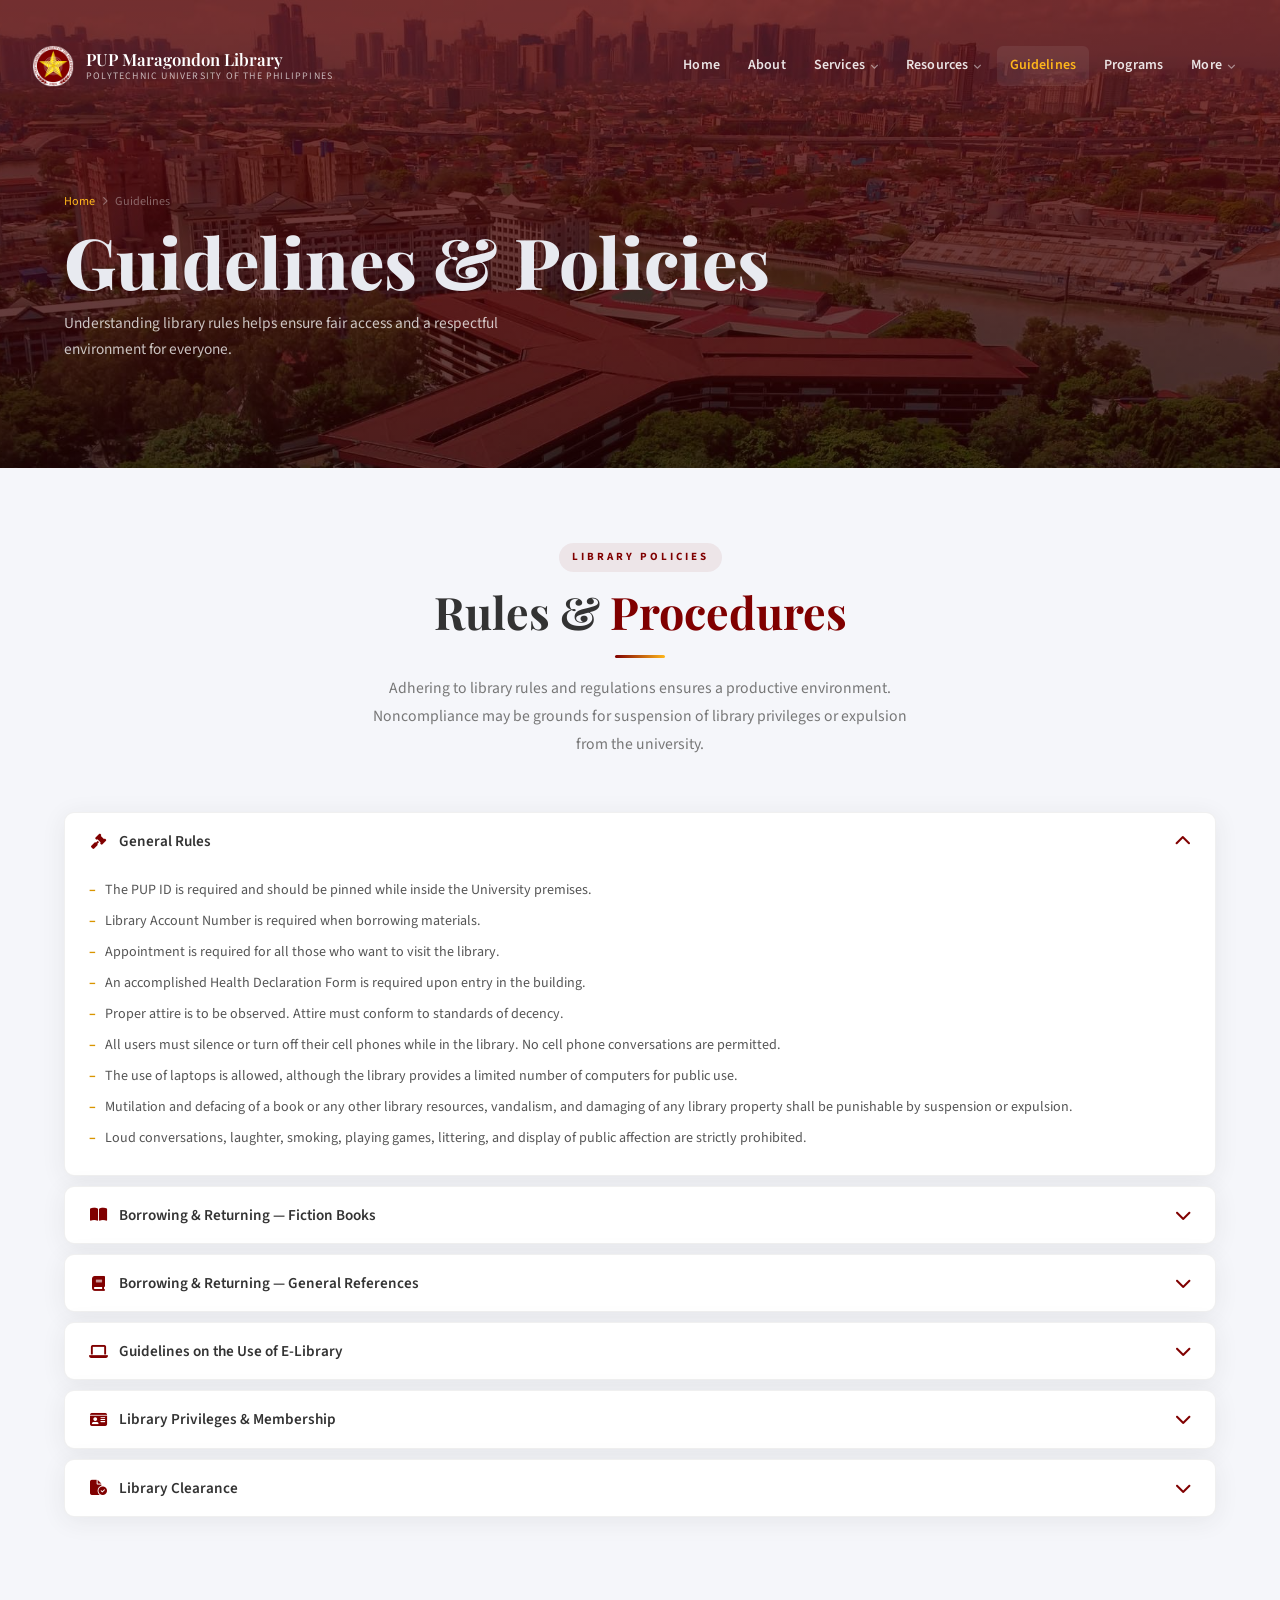
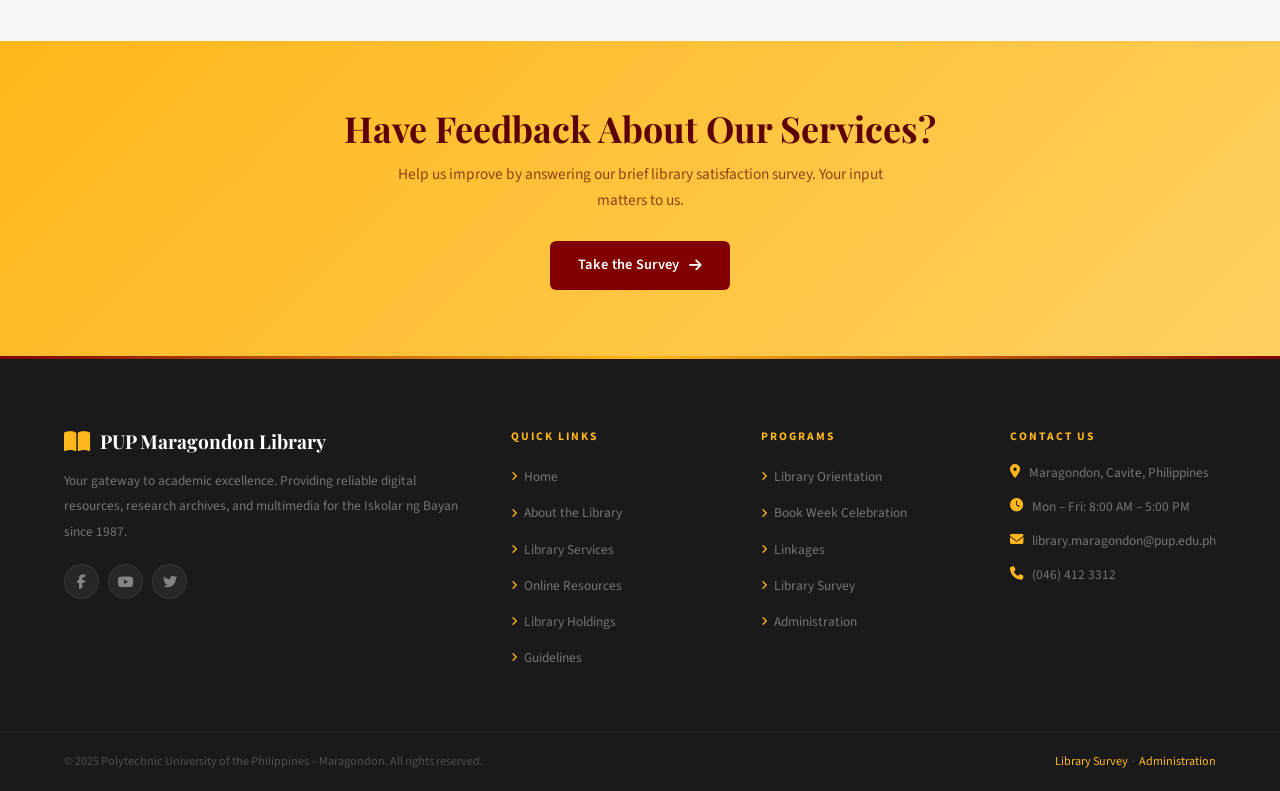
<file: guidelines.html>
<!doctype html>
<html lang="en">
  <head>
    <meta charset="UTF-8" />
    <meta name="viewport" content="width=device-width, initial-scale=1.0" />
    <title>Guidelines – PUP Maragondon Digital Library</title>
    <link rel="icon" type="image/png" href="assets/images/logo.png" />
    <link rel="stylesheet" href="style.css" />
    <link
      href="https://fonts.googleapis.com/css2?family=Cormorant+Garamond:ital,wght@0,400;0,600;0,700;1,400;1,600&family=DM+Sans:wght@300;400;500;600;700&display=swap"
      rel="stylesheet"
    />
    <link
      rel="stylesheet"
      href="https://cdnjs.cloudflare.com/ajax/libs/font-awesome/6.5.0/css/all.min.css"
    />
  </head>
  <body>
    <div class="page-transition" id="page-transition">
      <div class="loader-icon"><i class="fa-solid fa-book-open"></i></div>
      <p class="loader-text">Loading...</p>
    </div>

    <!-- MAIN HEADER -->
    <header id="main-header">
      <div class="header-container">
        <a href="index.html" class="logo no-transition">
          <img src="assets/images/logo.png" alt="PUP Logo" class="logo-img" />
          <div class="logo-text-wrap">
            <span>PUP Maragondon Library</span>
            <span class="logo-sub"
              >Polytechnic University of the Philippines</span
            >
          </div>
        </a>
        <nav>
          <ul class="nav-links">
            <li><a href="index.html" class="">Home</a></li>
            <li><a href="about.html" class="">About</a></li>
            <li class="has-dropdown">
              <a href="services.html" class="">Services</a>
              <ul class="dropdown-menu">
                <li>
                  <a href="services.html#circulation"
                    ><i class="fa-solid fa-rotate"></i> Circulation</a
                  >
                </li>
                <li>
                  <a href="services.html#reserve"
                    ><i class="fa-solid fa-bookmark"></i> Reserve</a
                  >
                </li>
                <li>
                  <a href="services.html#reference"
                    ><i class="fa-solid fa-magnifying-glass"></i> Reference</a
                  >
                </li>
                <li>
                  <a href="services.html#filipiniana"
                    ><i class="fa-solid fa-flag"></i> Filipiniana</a
                  >
                </li>
                <li>
                  <a href="services.html#periodical"
                    ><i class="fa-solid fa-newspaper"></i> Periodical</a
                  >
                </li>
              </ul>
            </li>
            <li class="has-dropdown">
              <a href="resources.html" class="">Resources</a>
              <ul class="dropdown-menu">
                <li>
                  <a href="resources.html"
                    ><i class="fa-solid fa-database"></i> Online Resources</a
                  >
                </li>
                <li>
                  <a href="holdings.html"
                    ><i class="fa-solid fa-books"></i> Library Holdings</a
                  >
                </li>
              </ul>
            </li>
            <li><a href="guidelines.html" class="active">Guidelines</a></li>
            <li><a href="programs.html" class="">Programs</a></li>
            <li class="has-dropdown">
              <a href="#" class="">More</a>
              <ul class="dropdown-menu">
                <li>
                  <a href="linkages.html"
                    ><i class="fa-solid fa-link"></i> Linkages</a
                  >
                </li>
                <li>
                  <a href="survey.html"
                    ><i class="fa-solid fa-clipboard-list"></i> Library
                    Survey</a
                  >
                </li>
                <li>
                  <a href="administration.html"
                    ><i class="fa-solid fa-users"></i> Administration</a
                  >
                </li>
              </ul>
            </li>
          </ul>
          <button class="hamburger" aria-label="Open Menu">
            <i class="fa-solid fa-bars"></i>
          </button>
        </nav>
      </div>
    </header>

    <!-- MOBILE DRAWER -->
    <div class="mobile-drawer" id="mobile-drawer">
      <button class="drawer-close" aria-label="Close Menu">
        <i class="fa-solid fa-xmark"></i>
      </button>
      <div
        style="
          display: flex;
          align-items: center;
          gap: 10px;
          margin-bottom: 28px;
          padding-bottom: 20px;
          border-bottom: 1px solid rgba(255, 255, 255, 0.07);
        "
      >
        <img
          src="assets/images/logo.png"
          alt="PUP Logo"
          style="height: 34px; width: auto"
        />
        <div>
          <div
            style="
              color: #fff;
              font-family: &quot;Playfair Display&quot;, serif;
              font-size: 0.92rem;
              font-weight: 600;
              line-height: 1.2;
            "
          >
            PUP Maragondon
          </div>
          <div
            style="
              color: rgba(255, 255, 255, 0.42);
              font-size: 0.62rem;
              letter-spacing: 1px;
              text-transform: uppercase;
            "
          >
            Digital Library
          </div>
        </div>
      </div>
      <nav class="drawer-nav">
        <a href="index.html" class=""><span>Home</span></a>
        <a href="about.html" class=""><span>About</span></a>
        <a href="services.html" class=""><span>Services</span></a>
        <a href="resources.html" class=""><span>Online Resources</span></a>
        <a href="holdings.html" class=""><span>Library Holdings</span></a>
        <a href="guidelines.html" class="active"><span>Guidelines</span></a>
        <a href="programs.html" class=""><span>Programs &amp; Events</span></a>
        <a href="linkages.html" class=""><span>Linkages</span></a>
        <a href="survey.html" class=""><span>Library Survey</span></a>
        <a href="administration.html" class=""><span>Administration</span></a>
      </nav>
    </div>
    <div class="drawer-overlay" id="drawer-overlay"></div>

    <section class="inner-hero">
      <div class="hero-overlay"></div>
      <div class="container inner-hero-content">
        <div class="breadcrumb">
          <a href="index.html">Home</a>
          <i class="fa-solid fa-chevron-right"></i>
          <span>Guidelines</span>
        </div>
        <h1>Guidelines &amp; Policies</h1>
        <p>
          Understanding library rules helps ensure fair access and a respectful
          environment for everyone.
        </p>
      </div>
    </section>

    <section class="guidelines-section" style="background: var(--parchment)">
      <div class="container">
        <div class="section-header reveal">
          <span class="section-label">Library Policies</span>
          <h2 class="section-title">Rules &amp; <span>Procedures</span></h2>
          <div class="section-divider"></div>
          <!-- CONTENT UPDATED FROM PDF PAGE 24, 25 -->
          <p class="section-sub" style="margin: 16px auto 0">
            Adhering to library rules and regulations ensures a productive
            environment. Noncompliance may be grounds for suspension of library
            privileges or expulsion from the university.
          </p>
        </div>

        <div class="accordion reveal">
          <!-- GENERAL RULES -->
          <div class="accordion-item open">
            <div class="accordion-header">
              <h4><i class="fa-solid fa-gavel"></i> General Rules</h4>
              <i class="fa-solid fa-chevron-down accordion-toggle"></i>
            </div>
            <div class="accordion-body">
              <!-- CONTENT UPDATED FROM PDF PAGE 24, 25 -->
              <ul>
                <li>
                  The PUP ID is required and should be pinned while inside the
                  University premises.
                </li>
                <li>
                  Library Account Number is required when borrowing materials.
                </li>
                <li>
                  Appointment is required for all those who want to visit the
                  library.
                </li>
                <li>
                  An accomplished Health Declaration Form is required upon entry
                  in the building.
                </li>
                <li>
                  Proper attire is to be observed. Attire must conform to
                  standards of decency.
                </li>
                <li>
                  All users must silence or turn off their cell phones while in
                  the library. No cell phone conversations are permitted.
                </li>
                <li>
                  The use of laptops is allowed, although the library provides a
                  limited number of computers for public use.
                </li>
                <li>
                  Mutilation and defacing of a book or any other library
                  resources, vandalism, and damaging of any library property
                  shall be punishable by suspension or expulsion.
                </li>
                <li>
                  Loud conversations, laughter, smoking, playing games,
                  littering, and display of public affection are strictly
                  prohibited.
                </li>
              </ul>
            </div>
          </div>

          <!-- BORROWING AND RETURNING PROCEDURES: FICTION BOOKS -->
          <div class="accordion-item">
            <div class="accordion-header">
              <h4>
                <i class="fa-solid fa-book-open"></i> Borrowing & Returning —
                Fiction Books
              </h4>
              <i class="fa-solid fa-chevron-down accordion-toggle"></i>
            </div>
            <div class="accordion-body">
              <!-- CONTENT UPDATED FROM PDF PAGE 26 -->
              <p>
                Fiction books may be borrowed and taken out for a week. The
                books may be renewed for another week.
              </p>
              <ul>
                <li>
                  All library materials borrowed under the name of a particular
                  borrower shall be the registered borrower's responsibility.
                </li>
                <li>
                  The borrower shall clear himself/herself of his/her
                  accountabilities at the end of each semester or summer
                  session.
                </li>
              </ul>
            </div>
          </div>

          <!-- BORROWING AND RETURNING PROCEDURES: GENERAL REFERENCES -->
          <div class="accordion-item">
            <div class="accordion-header">
              <h4>
                <i class="fa-solid fa-book"></i> Borrowing & Returning — General
                References
              </h4>
              <i class="fa-solid fa-chevron-down accordion-toggle"></i>
            </div>
            <div class="accordion-body">
              <!-- CONTENT UPDATED FROM PDF PAGE 26 -->
              <p>
                Reference materials, serials, special collections, theses,
                dissertations, and nonprint resources are for
                <strong>Room-use only</strong>.
              </p>
              <ul>
                <li>
                  Graduate School and College of Law resources may be borrowed
                  for two (2) days depending upon the availability of copies.
                </li>
              </ul>
            </div>
          </div>

          <!-- GUIDELINES ON THE USE OF E-LIBRARY -->
          <div class="accordion-item">
            <div class="accordion-header">
              <h4>
                <i class="fa-solid fa-laptop"></i> Guidelines on the Use of
                E-Library
              </h4>
              <i class="fa-solid fa-chevron-down accordion-toggle"></i>
            </div>
            <div class="accordion-body">
              <!-- CONTENT UPDATED FROM PDF PAGE 32, 38 -->
              <p>
                The PUP-CLFI e-Learning Center provides free use of computers
                for online searching. The following rules are to be followed:
              </p>
              <ul>
                <li>
                  Each bona fide user is required to register at the counter and
                  should present their ID and/or current Registration Card with
                  picture upon entering the facility.
                </li>
                <li>
                  Users are not allowed to view pornography and play games with
                  the computer.
                </li>
                <li>
                  Users are required to observe silence and courtesy during
                  their stay in the area.
                </li>
                <li>
                  Eating, drinking, laughing, sleeping and other disruptive
                  behavior are prohibited inside the area.
                </li>
                <li>Proper dress code is required.</li>
                <li>
                  Only one person or user is allowed per computer in the
                  internet workstation.
                </li>
                <li>
                  Borrowers will be held responsible for any damage on the
                  equipment issued to them.
                </li>
              </ul>
            </div>
          </div>

          <!-- LIBRARY PRIVILEGES & MEMBERSHIP -->
          <div class="accordion-item">
            <div class="accordion-header">
              <h4>
                <i class="fa-solid fa-id-card"></i> Library Privileges &
                Membership
              </h4>
              <i class="fa-solid fa-chevron-down accordion-toggle"></i>
            </div>
            <div class="accordion-body">
              <!-- CONTENT UPDATED FROM PDF PAGE 24 -->
              <p>The following may avail of the library services:</p>
              <ul>
                <li>
                  All bona fide students of the Polytechnic University of the
                  Philippines.
                </li>
                <li>All administrators, faculty and employees of PUP.</li>
                <li>
                  Alumni of the Polytechnic University of the Philippines.
                </li>
                <li>Researchers from other institutions.</li>
                <li>Friends of the PUP Libraries.</li>
              </ul>
            </div>
          </div>

          <!-- LIBRARY CLEARANCE -->
          <div class="accordion-item">
            <div class="accordion-header">
              <h4>
                <i class="fa-solid fa-file-circle-check"></i> Library Clearance
              </h4>
              <i class="fa-solid fa-chevron-down accordion-toggle"></i>
            </div>
            <div class="accordion-body">
              <!-- CONTENT UPDATED FROM PDF PAGE 27 -->
              <p>
                The following are required to secure a clearance from the
                University Library:
              </p>
              <ul>
                <li>
                  University officials, faculty and administrative personnel
                  applying for sick/vacation/sabbatical leaves, resignation,
                  retirement.
                </li>
                <li>
                  Students applying for graduation, and honorable dismissal, as
                  well as returning students and the like.
                </li>
              </ul>
            </div>
          </div>
        </div>

        <!-- DOWNLOAD BUTTON -->
        <div style="text-align: center; margin-top: 50px" class="reveal">
          <p
            style="
              color: var(--ink-light);
              font-size: 0.92rem;
              margin-bottom: 20px;
            "
          ></p>
        </div>
      </div>
    </section>

    <!-- SURVEY CTA -->
    <section class="survey-banner reveal">
      <div class="container">
        <h2>Have Feedback About Our Services?</h2>
        <p>
          Help us improve by answering our brief library satisfaction survey.
          Your input matters to us.
        </p>
        <a href="survey.html" class="btn-primary"
          >Take the Survey <i class="fa-solid fa-arrow-right"></i
        ></a>
      </div>
    </section>

    <footer>
      <div class="container">
        <div class="footer-grid">
          <div class="footer-col brand-col">
            <div class="footer-logo">
              <i class="fa-solid fa-book-open"></i>
              <h3>PUP Maragondon Library</h3>
            </div>
            <p>
              Your gateway to academic excellence. Providing reliable digital
              resources, research archives, and multimedia for the Iskolar ng
              Bayan since 1987.
            </p>
            <div class="social-icons">
              <a href="#" aria-label="Facebook"
                ><i class="fa-brands fa-facebook-f"></i
              ></a>
              <a href="#" aria-label="YouTube"
                ><i class="fa-brands fa-youtube"></i
              ></a>
              <a href="#" aria-label="Twitter"
                ><i class="fa-brands fa-twitter"></i
              ></a>
            </div>
          </div>
          <div class="footer-col">
            <h4>Quick Links</h4>
            <ul>
              <li>
                <a href="index.html"
                  ><i class="fa-solid fa-angle-right"></i> Home</a
                >
              </li>
              <li>
                <a href="about.html"
                  ><i class="fa-solid fa-angle-right"></i> About the Library</a
                >
              </li>
              <li>
                <a href="services.html"
                  ><i class="fa-solid fa-angle-right"></i> Library Services</a
                >
              </li>
              <li>
                <a href="resources.html"
                  ><i class="fa-solid fa-angle-right"></i> Online Resources</a
                >
              </li>
              <li>
                <a href="holdings.html"
                  ><i class="fa-solid fa-angle-right"></i> Library Holdings</a
                >
              </li>
              <li>
                <a href="guidelines.html"
                  ><i class="fa-solid fa-angle-right"></i> Guidelines</a
                >
              </li>
            </ul>
          </div>
          <div class="footer-col">
            <h4>Programs</h4>
            <ul>
              <li>
                <a href="programs.html"
                  ><i class="fa-solid fa-angle-right"></i> Library
                  Orientation</a
                >
              </li>
              <li>
                <a href="programs.html"
                  ><i class="fa-solid fa-angle-right"></i> Book Week
                  Celebration</a
                >
              </li>
              <li>
                <a href="linkages.html"
                  ><i class="fa-solid fa-angle-right"></i> Linkages</a
                >
              </li>
              <li>
                <a href="survey.html"
                  ><i class="fa-solid fa-angle-right"></i> Library Survey</a
                >
              </li>
              <li>
                <a href="administration.html"
                  ><i class="fa-solid fa-angle-right"></i> Administration</a
                >
              </li>
            </ul>
          </div>
          <div class="footer-col">
            <h4>Contact Us</h4>
            <ul class="contact-list">
              <li>
                <i class="fa-solid fa-location-dot"></i>
                <span>Maragondon, Cavite, Philippines</span>
              </li>
              <li>
                <i class="fa-solid fa-clock"></i>
                <span>Mon – Fri: 8:00 AM – 5:00 PM</span>
              </li>
              <li>
                <i class="fa-solid fa-envelope"></i>
                <span>library.maragondon@pup.edu.ph</span>
              </li>
              <li>
                <i class="fa-solid fa-phone"></i> <span>(046) 412 3312</span>
              </li>
            </ul>
          </div>
        </div>
      </div>
      <div class="footer-bottom">
        <div
          class="container"
          style="
            display: flex;
            justify-content: space-between;
            align-items: center;
            flex-wrap: wrap;
            gap: 8px;
          "
        >
          <p>
            &copy; 2025 Polytechnic University of the Philippines – Maragondon.
            All rights reserved.
          </p>
          <p>
            <a href="survey.html">Library Survey</a> &nbsp;·&nbsp;
            <a href="administration.html">Administration</a>
          </p>
        </div>
      </div>
    </footer>
    <button id="back-to-top" title="Back to top">
      <i class="fa-solid fa-arrow-up"></i>
    </button>

    <script src="script.js"></script>
  </body>
</html>
</file>
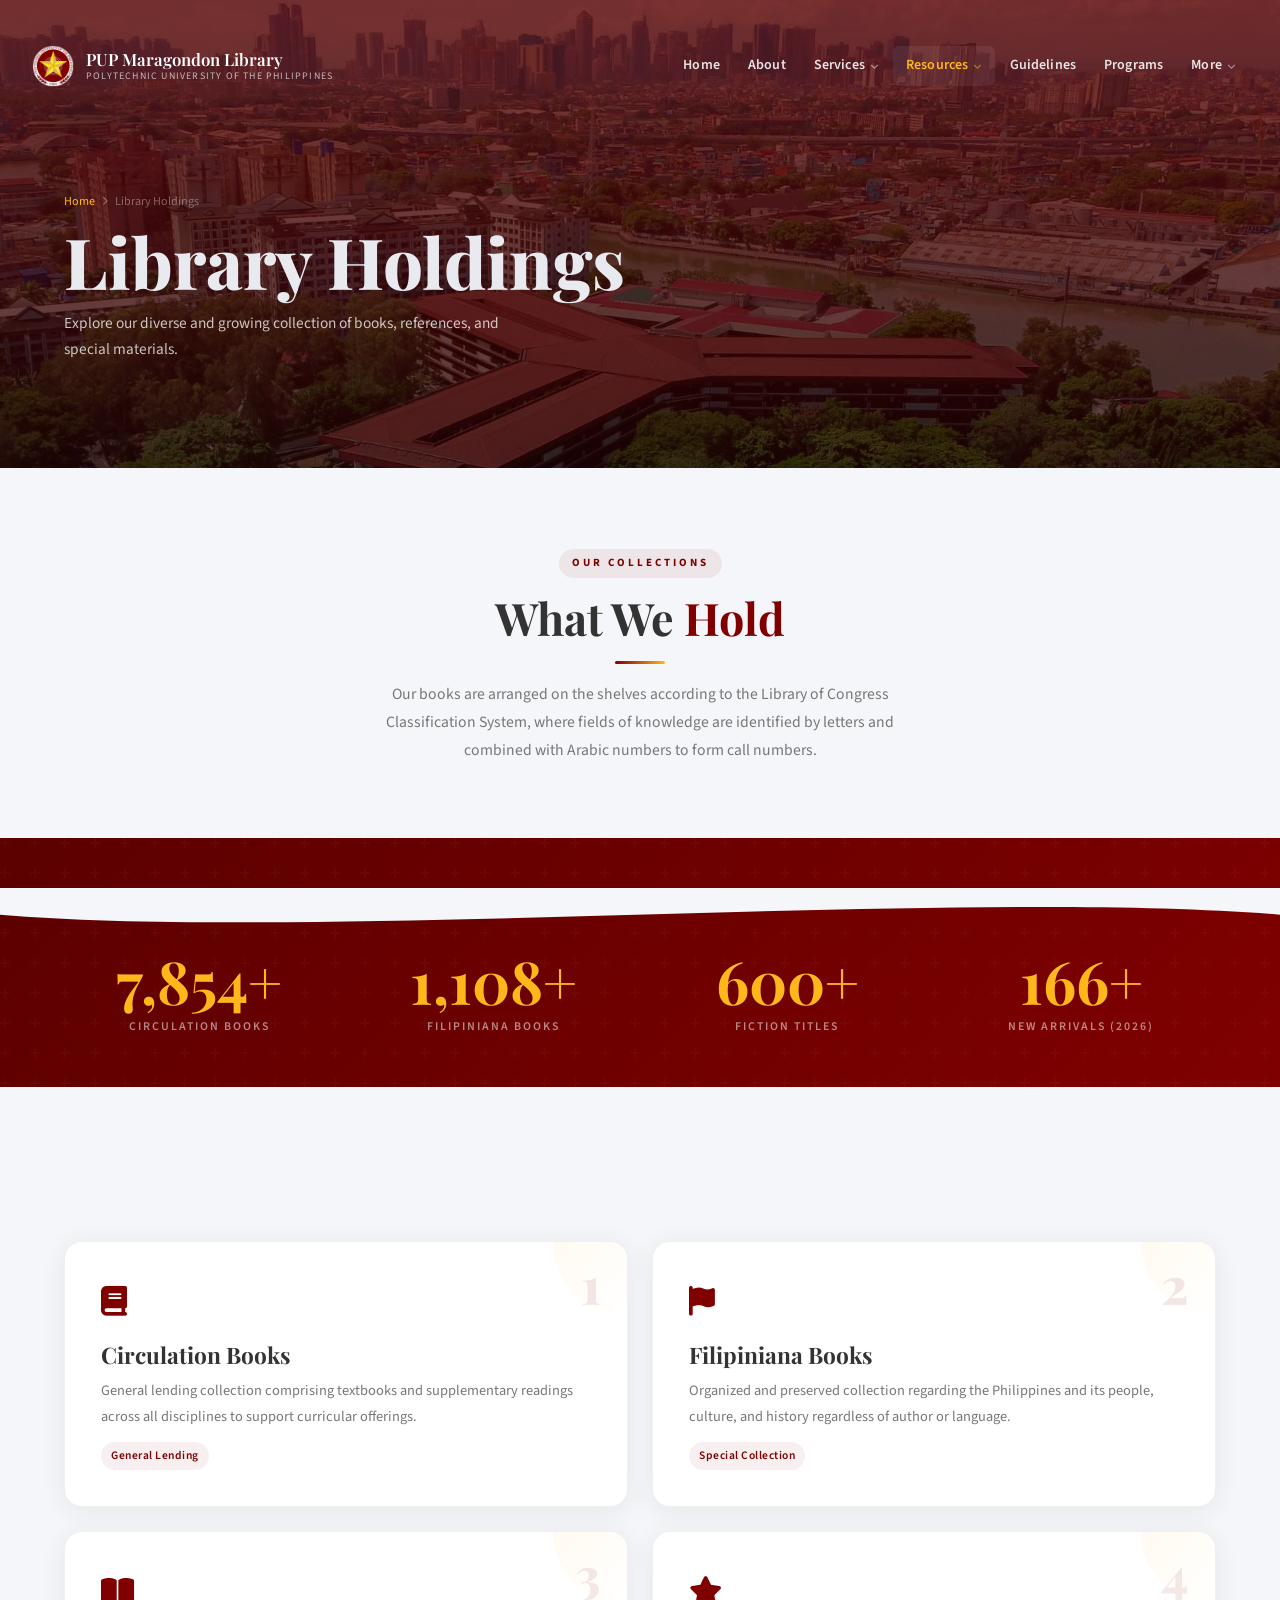
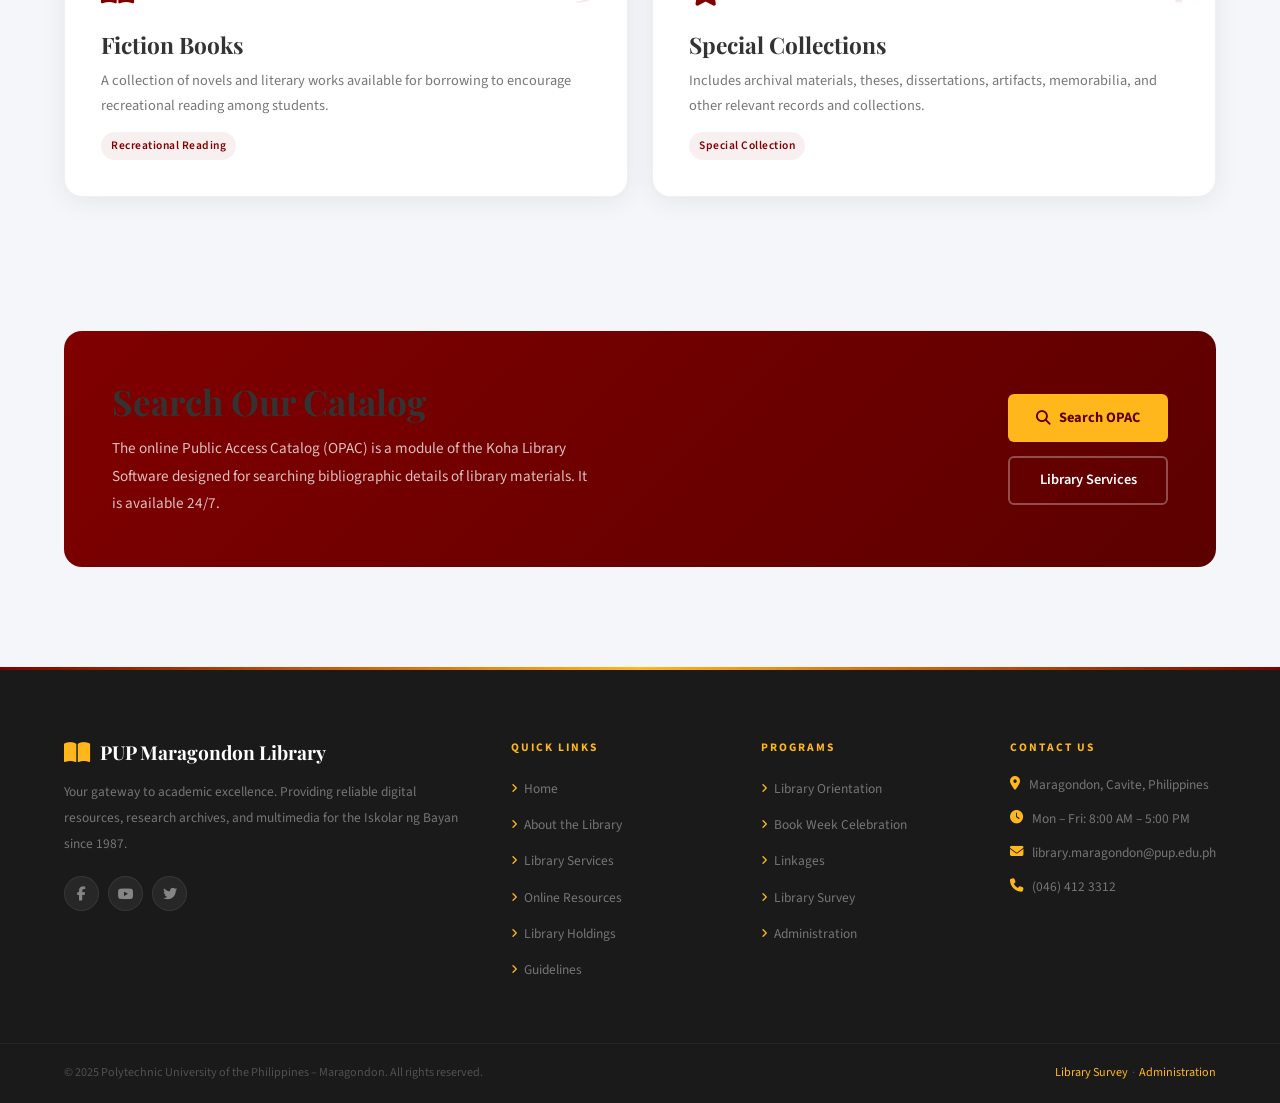
<file: holdings.html>
<!DOCTYPE html>
<html lang="en">
<head>
  <meta charset="UTF-8">
  <meta name="viewport" content="width=device-width, initial-scale=1.0">
  <title>Library Holdings – PUP Maragondon Digital Library</title>
  <link rel="icon" type="image/png" href="assets/images/logo.png">
  <link rel="stylesheet" href="style.css">
  <link href="https://fonts.googleapis.com/css2?family=Playfair+Display:ital,wght@0,400;0,600;0,700;0,800;1,400;1,600&family=Source+Sans+3:wght@300;400;500;600;700&display=swap" rel="stylesheet">
  <link rel="stylesheet" href="https://cdnjs.cloudflare.com/ajax/libs/font-awesome/6.5.0/css/all.min.css">
</head>
<body>

<div class="page-transition" id="page-transition">
  <div class="loader-icon"><i class="fa-solid fa-book-open"></i></div>
  <p class="loader-text">Loading...</p>
</div>

<!-- MAIN HEADER -->
<header id="main-header">
  <div class="header-container">
    <a href="index.html" class="logo no-transition">
      <img src="assets/images/logo.png" alt="PUP Logo" class="logo-img">
      <div class="logo-text-wrap">
        <span>PUP Maragondon Library</span>
        <span class="logo-sub">Polytechnic University of the Philippines</span>
      </div>
    </a>
    <nav>
      <ul class="nav-links">
        <li><a href="index.html" class="">Home</a></li>
        <li><a href="about.html" class="">About</a></li>
        <li class="has-dropdown">
          <a href="services.html" class="">Services</a>
          <ul class="dropdown-menu">
            <li><a href="services.html#circulation"><i class="fa-solid fa-rotate"></i> Circulation</a></li>
            <li><a href="services.html#reserve"><i class="fa-solid fa-bookmark"></i> Reserve</a></li>
            <li><a href="services.html#reference"><i class="fa-solid fa-magnifying-glass"></i> Reference</a></li>
            <li><a href="services.html#filipiniana"><i class="fa-solid fa-flag"></i> Filipiniana</a></li>
            <li><a href="services.html#periodical"><i class="fa-solid fa-newspaper"></i> Periodical</a></li>
          </ul>
        </li>
        <li class="has-dropdown">
          <a href="resources.html" class="active">Resources</a>
          <ul class="dropdown-menu">
            <li><a href="resources.html"><i class="fa-solid fa-database"></i> Online Resources</a></li>
            <li><a href="holdings.html"><i class="fa-solid fa-books"></i> Library Holdings</a></li>
          </ul>
        </li>
        <li><a href="guidelines.html" class="">Guidelines</a></li>
        <li><a href="programs.html" class="">Programs</a></li>
        <li class="has-dropdown">
          <a href="#" class="">More</a>
          <ul class="dropdown-menu">
            <li><a href="linkages.html"><i class="fa-solid fa-link"></i> Linkages</a></li>
            <li><a href="survey.html"><i class="fa-solid fa-clipboard-list"></i> Library Survey</a></li>
            <li><a href="administration.html"><i class="fa-solid fa-users"></i> Administration</a></li>
          </ul>
        </li>
      </ul>
      <button class="hamburger" aria-label="Open Menu">
        <i class="fa-solid fa-bars"></i>
      </button>
    </nav>
  </div>
</header>

<!-- MOBILE DRAWER -->
<div class="mobile-drawer" id="mobile-drawer">
  <button class="drawer-close" aria-label="Close Menu"><i class="fa-solid fa-xmark"></i></button>
  <div style="display:flex;align-items:center;gap:10px;margin-bottom:28px;padding-bottom:20px;border-bottom:1px solid rgba(255,255,255,0.07);">
    <img src="assets/images/logo.png" alt="PUP Logo" style="height:34px;width:auto;">
    <div>
      <div style="color:#fff;font-family:'Playfair Display',serif;font-size:0.92rem;font-weight:600;line-height:1.2;">PUP Maragondon</div>
      <div style="color:rgba(255,255,255,0.42);font-size:0.62rem;letter-spacing:1px;text-transform:uppercase;">Digital Library</div>
    </div>
  </div>
  <nav class="drawer-nav">
    <a href="index.html" class=""><span>Home</span></a>
    <a href="about.html" class=""><span>About</span></a>
    <a href="services.html" class=""><span>Services</span></a>
    <a href="resources.html" class=""><span>Online Resources</span></a>
    <a href="holdings.html" class="active"><span>Library Holdings</span></a>
    <a href="guidelines.html" class=""><span>Guidelines</span></a>
    <a href="programs.html" class=""><span>Programs &amp; Events</span></a>
    <a href="linkages.html" class=""><span>Linkages</span></a>
    <a href="survey.html" class=""><span>Library Survey</span></a>
    <a href="administration.html" class=""><span>Administration</span></a>
  </nav>
</div>
<div class="drawer-overlay" id="drawer-overlay"></div>


<section class="inner-hero">
  <div class="hero-overlay"></div>
  <div class="container inner-hero-content">
    <div class="breadcrumb">
      <a href="index.html">Home</a>
      <i class="fa-solid fa-chevron-right"></i>
      <span>Library Holdings</span>
    </div>
    <h1>Library Holdings</h1>
    <p>Explore our diverse and growing collection of books, references, and special materials.</p>
  </div>
</section>

<section style="background:var(--parchment);padding:80px 0 20px;">
  <div class="container">
    <div class="section-header reveal">
      <span class="section-label">Our Collections</span>
      <h2 class="section-title">What We <span>Hold</span></h2>
      <div class="section-divider"></div>
      <!-- CONTENT UPDATED FROM PDF PAGE 14, 15 -->
      <p class="section-sub" style="margin:16px auto 0;">Our books are arranged on the shelves according to the Library of Congress Classification System, where fields of knowledge are identified by letters and combined with Arabic numbers to form call numbers.</p>
    </div>
  </div>
</section>

<!-- STATS STRIP -->
<section class="stats-section" style="padding:50px 0;">
  <div class="container">
    <div class="stats-grid">
      <div class="stat-item">
        <!-- Stats values are illustrative as exact numbers aren't in PDF -->
        <span class="stat-num" data-target="8500" data-suffix="+">8500</span>
        <span class="stat-label">Circulation Books</span>
      </div>
      <div class="stat-item">
        <span class="stat-num" data-target="1200" data-suffix="+">1200</span>
        <span class="stat-label">Filipiniana Books</span>
      </div>
      <div class="stat-item">
        <span class="stat-num" data-target="650" data-suffix="+">0</span>
        <span class="stat-label">Fiction Titles</span>
      </div>
      <div class="stat-item">
        <span class="stat-num" data-target="180" data-suffix="+">0</span>
        <span class="stat-label">New Arrivals (2026)</span>
      </div>
    </div>
  </div>
</section>

<!-- HOLDINGS GRID -->
<section style="background:var(--parchment);padding:80px 0 100px;">
  <div class="container">
    <div class="holdings-grid reveal">
      
      <div class="holding-card">
        <span class="holding-num">1</span>
        <div class="holding-icon"><i class="fa-solid fa-book"></i></div>
        <h3>Circulation Books</h3>
        <p>General lending collection comprising textbooks and supplementary readings across all disciplines to support curricular offerings.</p>
        <span class="holding-tag">General Lending</span>
      </div>
      <div class="holding-card">
        <span class="holding-num">2</span>
        <div class="holding-icon"><i class="fa-solid fa-flag"></i></div>
        <h3>Filipiniana Books</h3>
        <p>Organized and preserved collection regarding the Philippines and its people, culture, and history regardless of author or language.</p>
        <span class="holding-tag">Special Collection</span>
      </div>
      <div class="holding-card">
        <span class="holding-num">3</span>
        <div class="holding-icon"><i class="fa-solid fa-book-open"></i></div>
        <h3>Fiction Books</h3>
        <p>A collection of novels and literary works available for borrowing to encourage recreational reading among students.</p>
        <span class="holding-tag">Recreational Reading</span>
      </div>
      <div class="holding-card">
        <span class="holding-num">4</span>
        <div class="holding-icon"><i class="fa-solid fa-star"></i></div>
        <h3>Special Collections</h3>
        <p>Includes archival materials, theses, dissertations, artifacts, memorabilia, and other relevant records and collections.</p>
        <span class="holding-tag">Special Collection</span>
      </div>
    </div>

    <!-- CATALOG ACCESS BANNER -->
    <div style="background:linear-gradient(135deg,var(--maroon),var(--maroon-deep));border-radius:var(--radius-lg);padding:50px 48px;margin-top:60px;display:grid;grid-template-columns:1fr auto;gap:40px;align-items:center;color:var(--white);" class="reveal">
      <!-- CONTENT UPDATED FROM PDF PAGE 15 -->
      <div>
        <h3 style="font-size:clamp(1.6rem,3vw,2.2rem);margin-bottom:12px;">Search Our Catalog</h3>
        <p style="opacity:0.75;font-size:0.95rem;line-height:1.8;max-width:480px;">The online Public Access Catalog (OPAC) is a module of the Koha Library Software designed for searching bibliographic details of library materials. It is available 24/7.</p>
      </div>
      <div style="display:flex;flex-direction:column;gap:14px;flex-shrink:0;">
        <!-- CONTENT UPDATED FROM PDF PAGE 15 -->
        <a href="https://ils.pup.edu.ph/" target="_blank" class="btn-gold"><i class="fa-solid fa-magnifying-glass"></i> Search OPAC</a>
        <a href="services.html" class="btn-outline" style="border-color:rgba(255,255,255,0.3);color:#fff;justify-content:center;">Library Services</a>
      </div>
    </div>
  </div>
</section>

<footer>
  <div class="container">
    <div class="footer-grid">
      <div class="footer-col brand-col">
        <div class="footer-logo">
          <i class="fa-solid fa-book-open"></i>
          <h3>PUP Maragondon Library</h3>
        </div>
        <p>Your gateway to academic excellence. Providing reliable digital resources, research archives, and multimedia for the Iskolar ng Bayan since 1987.</p>
        <div class="social-icons">
          <a href="#" aria-label="Facebook"><i class="fa-brands fa-facebook-f"></i></a>
          <a href="#" aria-label="YouTube"><i class="fa-brands fa-youtube"></i></a>
          <a href="#" aria-label="Twitter"><i class="fa-brands fa-twitter"></i></a>
        </div>
      </div>
      <div class="footer-col">
        <h4>Quick Links</h4>
        <ul>
          <li><a href="index.html"><i class="fa-solid fa-angle-right"></i> Home</a></li>
          <li><a href="about.html"><i class="fa-solid fa-angle-right"></i> About the Library</a></li>
          <li><a href="services.html"><i class="fa-solid fa-angle-right"></i> Library Services</a></li>
          <li><a href="resources.html"><i class="fa-solid fa-angle-right"></i> Online Resources</a></li>
          <li><a href="holdings.html"><i class="fa-solid fa-angle-right"></i> Library Holdings</a></li>
          <li><a href="guidelines.html"><i class="fa-solid fa-angle-right"></i> Guidelines</a></li>
        </ul>
      </div>
      <div class="footer-col">
        <h4>Programs</h4>
        <ul>
          <li><a href="programs.html"><i class="fa-solid fa-angle-right"></i> Library Orientation</a></li>
          <li><a href="programs.html"><i class="fa-solid fa-angle-right"></i> Book Week Celebration</a></li>
          <li><a href="linkages.html"><i class="fa-solid fa-angle-right"></i> Linkages</a></li>
          <li><a href="survey.html"><i class="fa-solid fa-angle-right"></i> Library Survey</a></li>
          <li><a href="administration.html"><i class="fa-solid fa-angle-right"></i> Administration</a></li>
        </ul>
      </div>
      <div class="footer-col">
        <h4>Contact Us</h4>
        <ul class="contact-list">
          <li><i class="fa-solid fa-location-dot"></i> <span>Maragondon, Cavite, Philippines</span></li>
          <li><i class="fa-solid fa-clock"></i> <span>Mon – Fri: 8:00 AM – 5:00 PM</span></li>
          <li><i class="fa-solid fa-envelope"></i> <span>library.maragondon@pup.edu.ph</span></li>
          <li><i class="fa-solid fa-phone"></i> <span>(046) 412 3312</span></li>
        </ul>
      </div>
    </div>
  </div>
  <div class="footer-bottom">
    <div class="container" style="display:flex;justify-content:space-between;align-items:center;flex-wrap:wrap;gap:8px;">
      <p>&copy; 2025 Polytechnic University of the Philippines – Maragondon. All rights reserved.</p>
      <p><a href="survey.html">Library Survey</a> &nbsp;·&nbsp; <a href="administration.html">Administration</a></p>
    </div>
  </div>
</footer>
<button id="back-to-top" title="Back to top"><i class="fa-solid fa-arrow-up"></i></button>

<script src="script.js"></script>
</body>
</html>
</file>
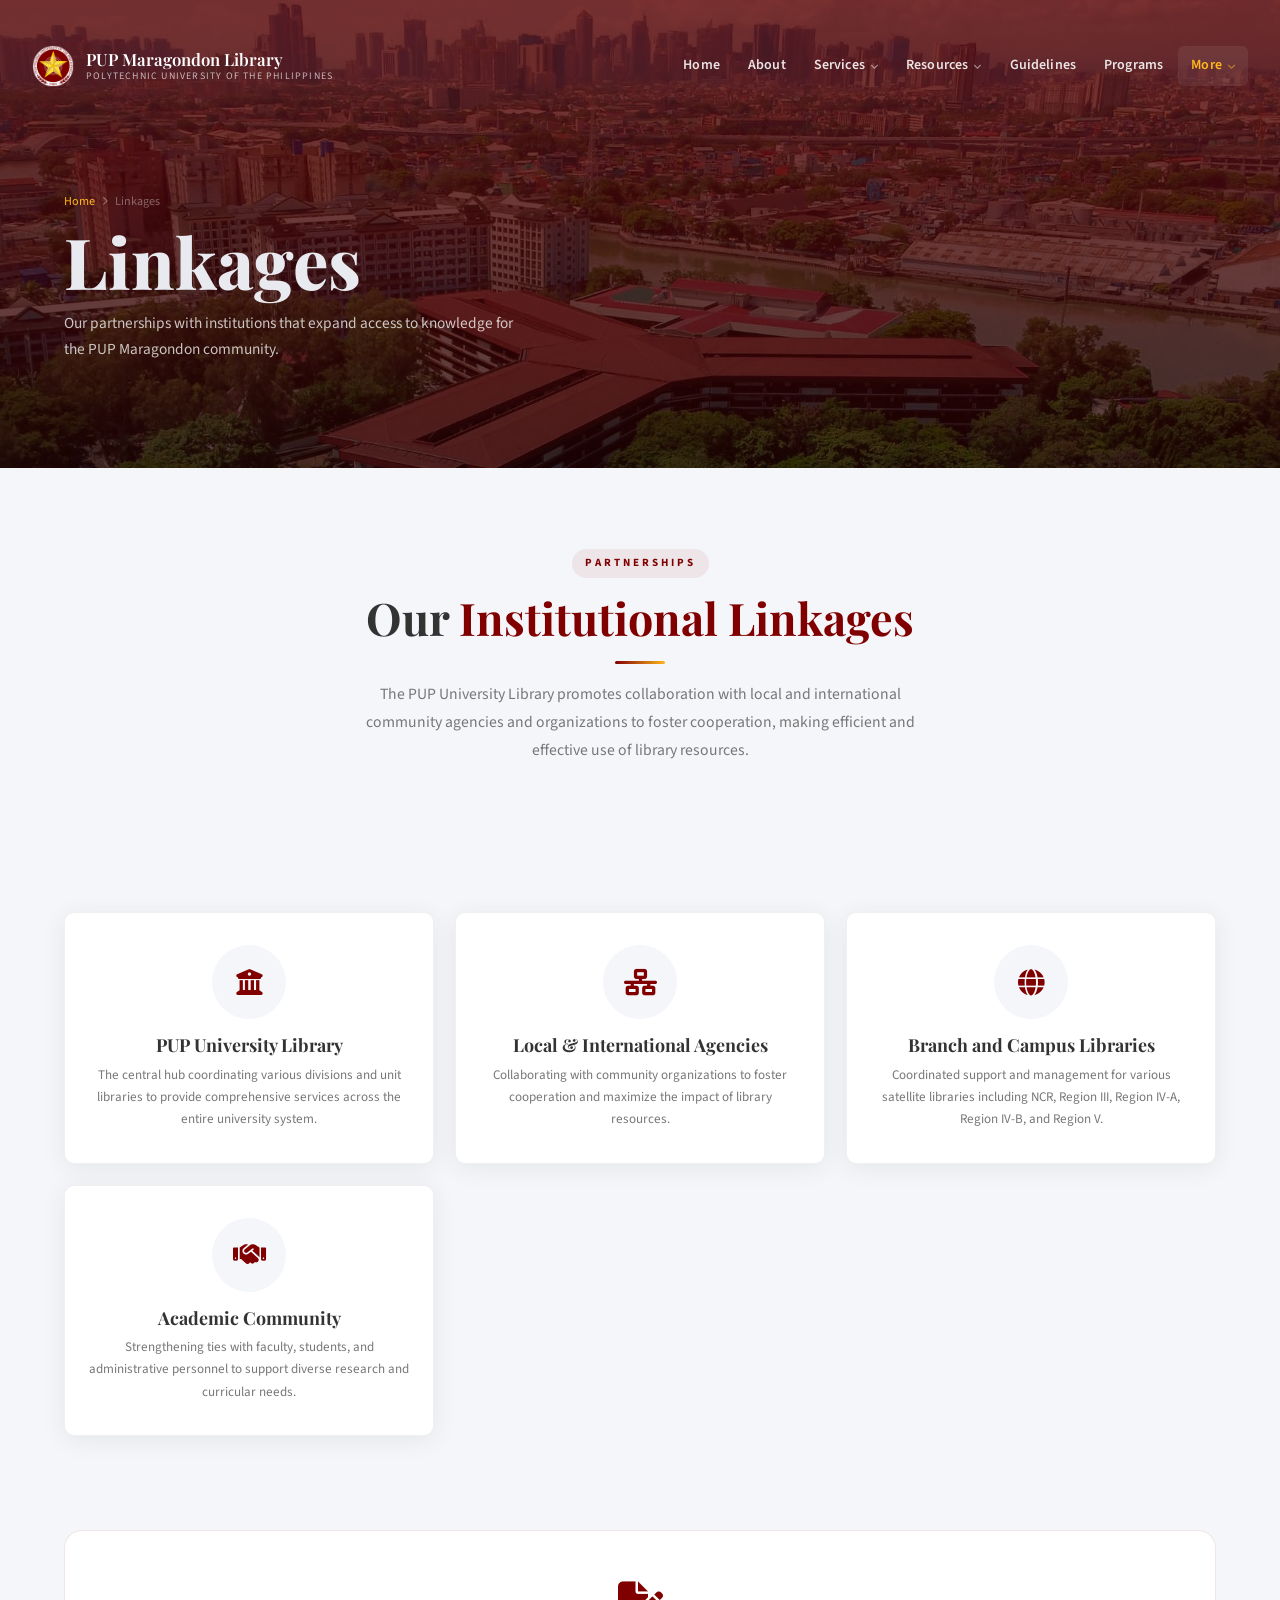
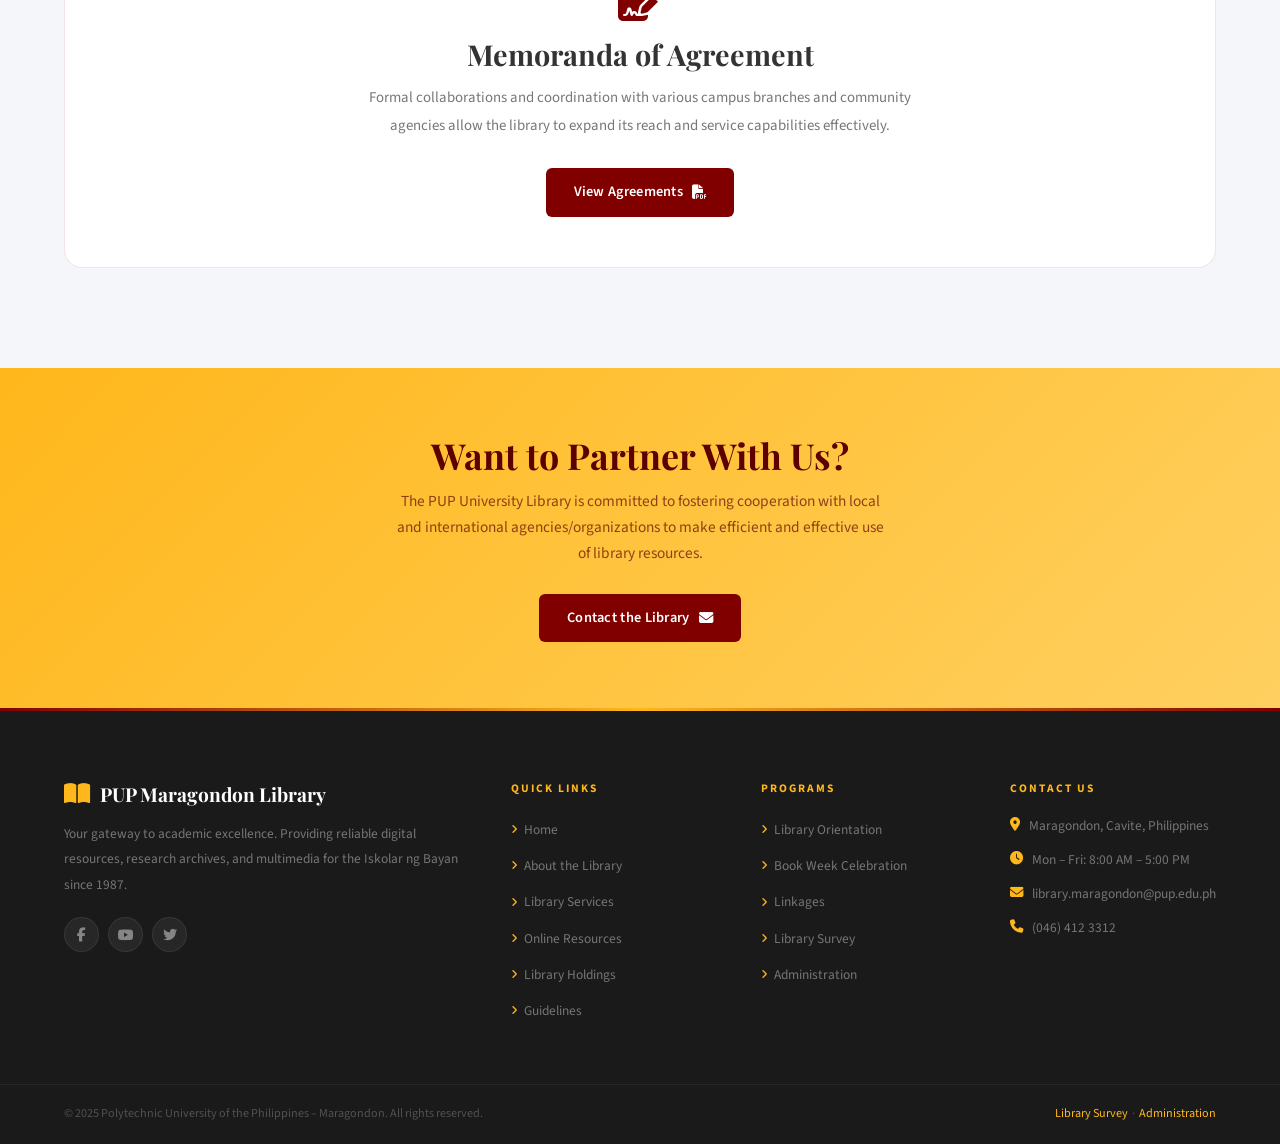
<file: linkages.html>
<!DOCTYPE html>
<html lang="en">
<head>
  <meta charset="UTF-8">
  <meta name="viewport" content="width=device-width, initial-scale=1.0">
  <title>Linkages – PUP Maragondon Digital Library</title>
  <link rel="icon" type="image/png" href="assets/images/logo.png">
  <link rel="stylesheet" href="style.css">
  <link href="https://fonts.googleapis.com/css2?family=Cormorant+Garamond:ital,wght@0,400;0,600;0,700;1,400;1,600&family=DM+Sans:wght@300;400;500;600;700&display=swap" rel="stylesheet">
  <link rel="stylesheet" href="https://cdnjs.cloudflare.com/ajax/libs/font-awesome/6.5.0/css/all.min.css">
</head>
<body>

<div class="page-transition" id="page-transition">
  <div class="loader-icon"><i class="fa-solid fa-book-open"></i></div>
  <p class="loader-text">Loading...</p>
</div>

<!-- MAIN HEADER -->
<header id="main-header">
  <div class="header-container">
    <a href="index.html" class="logo no-transition">
      <img src="assets/images/logo.png" alt="PUP Logo" class="logo-img">
      <div class="logo-text-wrap">
        <span>PUP Maragondon Library</span>
        <span class="logo-sub">Polytechnic University of the Philippines</span>
      </div>
    </a>
    <nav>
      <ul class="nav-links">
        <li><a href="index.html" class="">Home</a></li>
        <li><a href="about.html" class="">About</a></li>
        <li class="has-dropdown">
          <a href="services.html" class="">Services</a>
          <ul class="dropdown-menu">
            <li><a href="services.html#circulation"><i class="fa-solid fa-rotate"></i> Circulation</a></li>
            <li><a href="services.html#reserve"><i class="fa-solid fa-bookmark"></i> Reserve</a></li>
            <li><a href="services.html#reference"><i class="fa-solid fa-magnifying-glass"></i> Reference</a></li>
            <li><a href="services.html#filipiniana"><i class="fa-solid fa-flag"></i> Filipiniana</a></li>
            <li><a href="services.html#periodical"><i class="fa-solid fa-newspaper"></i> Periodical</a></li>
          </ul>
        </li>
        <li class="has-dropdown">
          <a href="resources.html" class="">Resources</a>
          <ul class="dropdown-menu">
            <li><a href="resources.html"><i class="fa-solid fa-database"></i> Online Resources</a></li>
            <li><a href="holdings.html"><i class="fa-solid fa-books"></i> Library Holdings</a></li>
          </ul>
        </li>
        <li><a href="guidelines.html" class="">Guidelines</a></li>
        <li><a href="programs.html" class="">Programs</a></li>
        <li class="has-dropdown">
          <a href="#" class="active">More</a>
          <ul class="dropdown-menu">
            <li><a href="linkages.html"><i class="fa-solid fa-link"></i> Linkages</a></li>
            <li><a href="survey.html"><i class="fa-solid fa-clipboard-list"></i> Library Survey</a></li>
            <li><a href="administration.html"><i class="fa-solid fa-users"></i> Administration</a></li>
          </ul>
        </li>
      </ul>
      <button class="hamburger" aria-label="Open Menu">
        <i class="fa-solid fa-bars"></i>
      </button>
    </nav>
  </div>
</header>

<!-- MOBILE DRAWER -->
<div class="mobile-drawer" id="mobile-drawer">
  <button class="drawer-close" aria-label="Close Menu"><i class="fa-solid fa-xmark"></i></button>
  <div style="display:flex;align-items:center;gap:10px;margin-bottom:28px;padding-bottom:20px;border-bottom:1px solid rgba(255,255,255,0.07);">
    <img src="assets/images/logo.png" alt="PUP Logo" style="height:34px;width:auto;">
    <div>
      <div style="color:#fff;font-family:'Playfair Display',serif;font-size:0.92rem;font-weight:600;line-height:1.2;">PUP Maragondon</div>
      <div style="color:rgba(255,255,255,0.42);font-size:0.62rem;letter-spacing:1px;text-transform:uppercase;">Digital Library</div>
    </div>
  </div>
  <nav class="drawer-nav">
    <a href="index.html" class=""><span>Home</span></a>
    <a href="about.html" class=""><span>About</span></a>
    <a href="services.html" class=""><span>Services</span></a>
    <a href="resources.html" class=""><span>Online Resources</span></a>
    <a href="holdings.html" class=""><span>Library Holdings</span></a>
    <a href="guidelines.html" class=""><span>Guidelines</span></a>
    <a href="programs.html" class=""><span>Programs &amp; Events</span></a>
    <a href="linkages.html" class="active"><span>Linkages</span></a>
    <a href="survey.html" class=""><span>Library Survey</span></a>
    <a href="administration.html" class=""><span>Administration</span></a>
  </nav>
</div>
<div class="drawer-overlay" id="drawer-overlay"></div>


<section class="inner-hero">
  <div class="hero-overlay"></div>
  <div class="container inner-hero-content">
    <div class="breadcrumb">
      <a href="index.html">Home</a>
      <i class="fa-solid fa-chevron-right"></i>
      <span>Linkages</span>
    </div>
    <h1>Linkages</h1>
    <p>Our partnerships with institutions that expand access to knowledge for the PUP Maragondon community.</p>
  </div>
</section>

<section style="background:var(--parchment);padding:80px 0 20px;">
  <div class="container">
    <div class="section-header reveal">
      <span class="section-label">Partnerships</span>
      <h2 class="section-title">Our <span>Institutional Linkages</span></h2>
      <div class="section-divider"></div>
      <!-- CONTENT UPDATED FROM PDF PAGE 2 -->
      <p class="section-sub" style="margin:16px auto 0;">The PUP University Library promotes collaboration with local and international community agencies and organizations to foster cooperation, making efficient and effective use of library resources.</p>
    </div>
  </div>
</section>

<section style="background:var(--parchment);padding-bottom:100px;">
  <div class="container">
    <div class="linkages-grid reveal">
      
      <div class="linkage-card">
        <div class="linkage-logo-wrap"><i class="fa-solid fa-university"></i></div>
        <h3>PUP University Library</h3>
        <p>The central hub coordinating various divisions and unit libraries to provide comprehensive services across the entire university system.</p>
      </div>
      <div class="linkage-card">
        <div class="linkage-logo-wrap"><i class="fa-solid fa-network-wired"></i></div>
        <h3>Local &amp; International Agencies</h3>
        <p>Collaborating with community organizations to foster cooperation and maximize the impact of library resources.</p>
      </div>
      <div class="linkage-card">
        <div class="linkage-logo-wrap"><i class="fa-solid fa-globe"></i></div>
        <h3>Branch and Campus Libraries</h3>
        <p>Coordinated support and management for various satellite libraries including NCR, Region III, Region IV-A, Region IV-B, and Region V.</p>
      </div>
      <div class="linkage-card">
        <div class="linkage-logo-wrap"><i class="fa-solid fa-handshake"></i></div>
        <h3>Academic Community</h3>
        <p>Strengthening ties with faculty, students, and administrative personnel to support diverse research and curricular needs.</p>
      </div>
    </div>

    <!-- MOU Banner -->
    <div style="background:var(--white);border-radius:var(--radius-lg);padding:50px 48px;margin-top:20px;border:1px solid var(--border);text-align:center;" class="reveal">
      <i class="fa-solid fa-file-signature" style="font-size:2.5rem;color:var(--maroon);margin-bottom:16px;"></i>
      <h3 style="font-size:1.8rem;margin-bottom:12px;">Memoranda of Agreement</h3>
      <!-- CONTENT UPDATED FROM PDF PAGE 27, 39 -->
      <p style="color:var(--ink-light);max-width:560px;margin:0 auto 28px;font-size:0.93rem;line-height:1.9;">Formal collaborations and coordination with various campus branches and community agencies allow the library to expand its reach and service capabilities effectively.</p>
      <a href="#" class="btn-primary" style="display:inline-flex;"><span>View Agreements</span> <i class="fa-solid fa-file-pdf"></i></a>
    </div>
  </div>
</section>

<section class="survey-banner reveal">
  <div class="container">
    <h2>Want to Partner With Us?</h2>
    <!-- CONTENT UPDATED FROM PDF PAGE 2 -->
    <p>The PUP University Library is committed to fostering cooperation with local and international agencies/organizations to make efficient and effective use of library resources.</p>
    <a href="mailto:library@pup.edu.ph" class="btn-primary">Contact the Library <i class="fa-solid fa-envelope"></i></a>
  </div>
</section>

<footer>
  <div class="container">
    <div class="footer-grid">
      <div class="footer-col brand-col">
        <div class="footer-logo">
          <i class="fa-solid fa-book-open"></i>
          <h3>PUP Maragondon Library</h3>
        </div>
        <p>Your gateway to academic excellence. Providing reliable digital resources, research archives, and multimedia for the Iskolar ng Bayan since 1987.</p>
        <div class="social-icons">
          <a href="#" aria-label="Facebook"><i class="fa-brands fa-facebook-f"></i></a>
          <a href="#" aria-label="YouTube"><i class="fa-brands fa-youtube"></i></a>
          <a href="#" aria-label="Twitter"><i class="fa-brands fa-twitter"></i></a>
        </div>
      </div>
      <div class="footer-col">
        <h4>Quick Links</h4>
        <ul>
          <li><a href="index.html"><i class="fa-solid fa-angle-right"></i> Home</a></li>
          <li><a href="about.html"><i class="fa-solid fa-angle-right"></i> About the Library</a></li>
          <li><a href="services.html"><i class="fa-solid fa-angle-right"></i> Library Services</a></li>
          <li><a href="resources.html"><i class="fa-solid fa-angle-right"></i> Online Resources</a></li>
          <li><a href="holdings.html"><i class="fa-solid fa-angle-right"></i> Library Holdings</a></li>
          <li><a href="guidelines.html"><i class="fa-solid fa-angle-right"></i> Guidelines</a></li>
        </ul>
      </div>
      <div class="footer-col">
        <h4>Programs</h4>
        <ul>
          <li><a href="programs.html"><i class="fa-solid fa-angle-right"></i> Library Orientation</a></li>
          <li><a href="programs.html"><i class="fa-solid fa-angle-right"></i> Book Week Celebration</a></li>
          <li><a href="linkages.html"><i class="fa-solid fa-angle-right"></i> Linkages</a></li>
          <li><a href="survey.html"><i class="fa-solid fa-angle-right"></i> Library Survey</a></li>
          <li><a href="administration.html"><i class="fa-solid fa-angle-right"></i> Administration</a></li>
        </ul>
      </div>
      <div class="footer-col">
        <h4>Contact Us</h4>
        <ul class="contact-list">
          <li><i class="fa-solid fa-location-dot"></i> <span>Maragondon, Cavite, Philippines</span></li>
          <li><i class="fa-solid fa-clock"></i> <span>Mon – Fri: 8:00 AM – 5:00 PM</span></li>
          <li><i class="fa-solid fa-envelope"></i> <span>library.maragondon@pup.edu.ph</span></li>
          <li><i class="fa-solid fa-phone"></i> <span>(046) 412 3312</span></li>
        </ul>
      </div>
    </div>
  </div>
  <div class="footer-bottom">
    <div class="container" style="display:flex;justify-content:space-between;align-items:center;flex-wrap:wrap;gap:8px;">
      <p>&copy; 2025 Polytechnic University of the Philippines – Maragondon. All rights reserved.</p>
      <p><a href="survey.html">Library Survey</a> &nbsp;·&nbsp; <a href="administration.html">Administration</a></p>
    </div>
  </div>
</footer>
<button id="back-to-top" title="Back to top"><i class="fa-solid fa-arrow-up"></i></button>

<script src="script.js"></script>
</body>
</html>
</file>
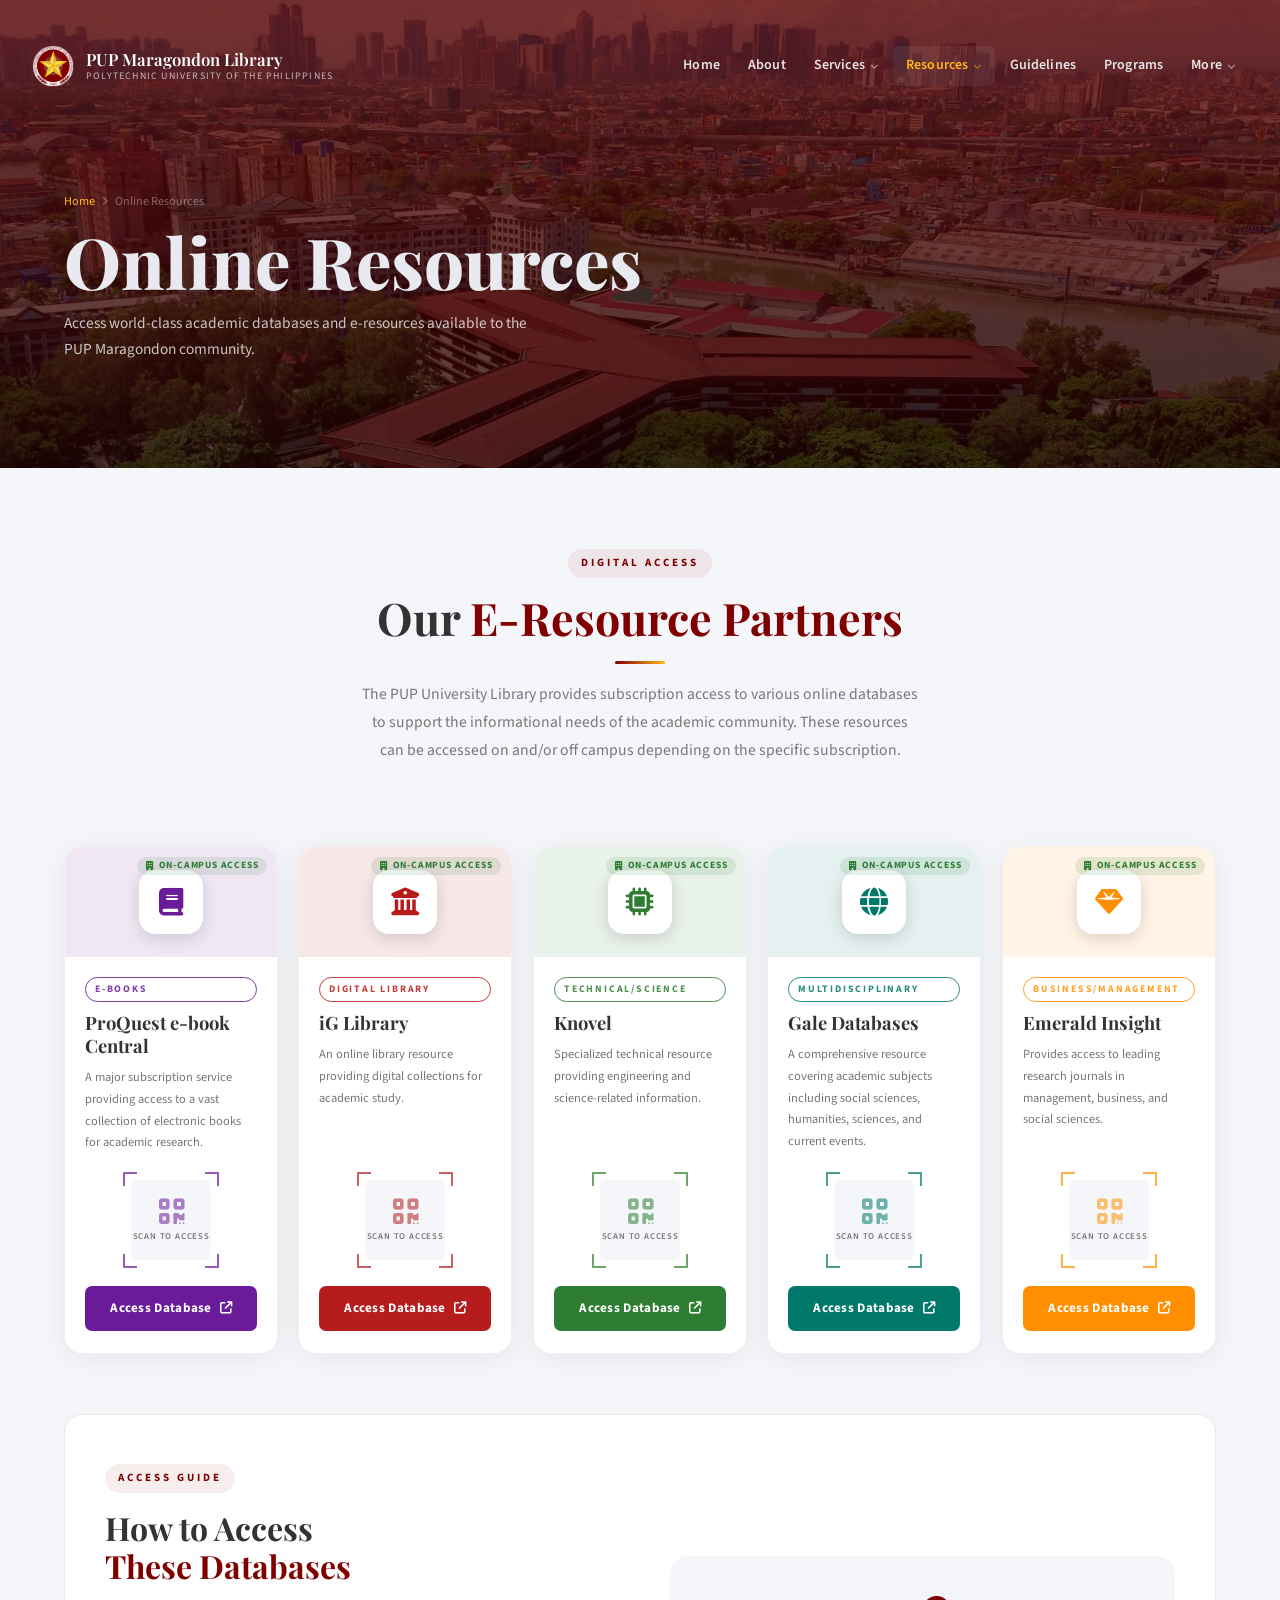
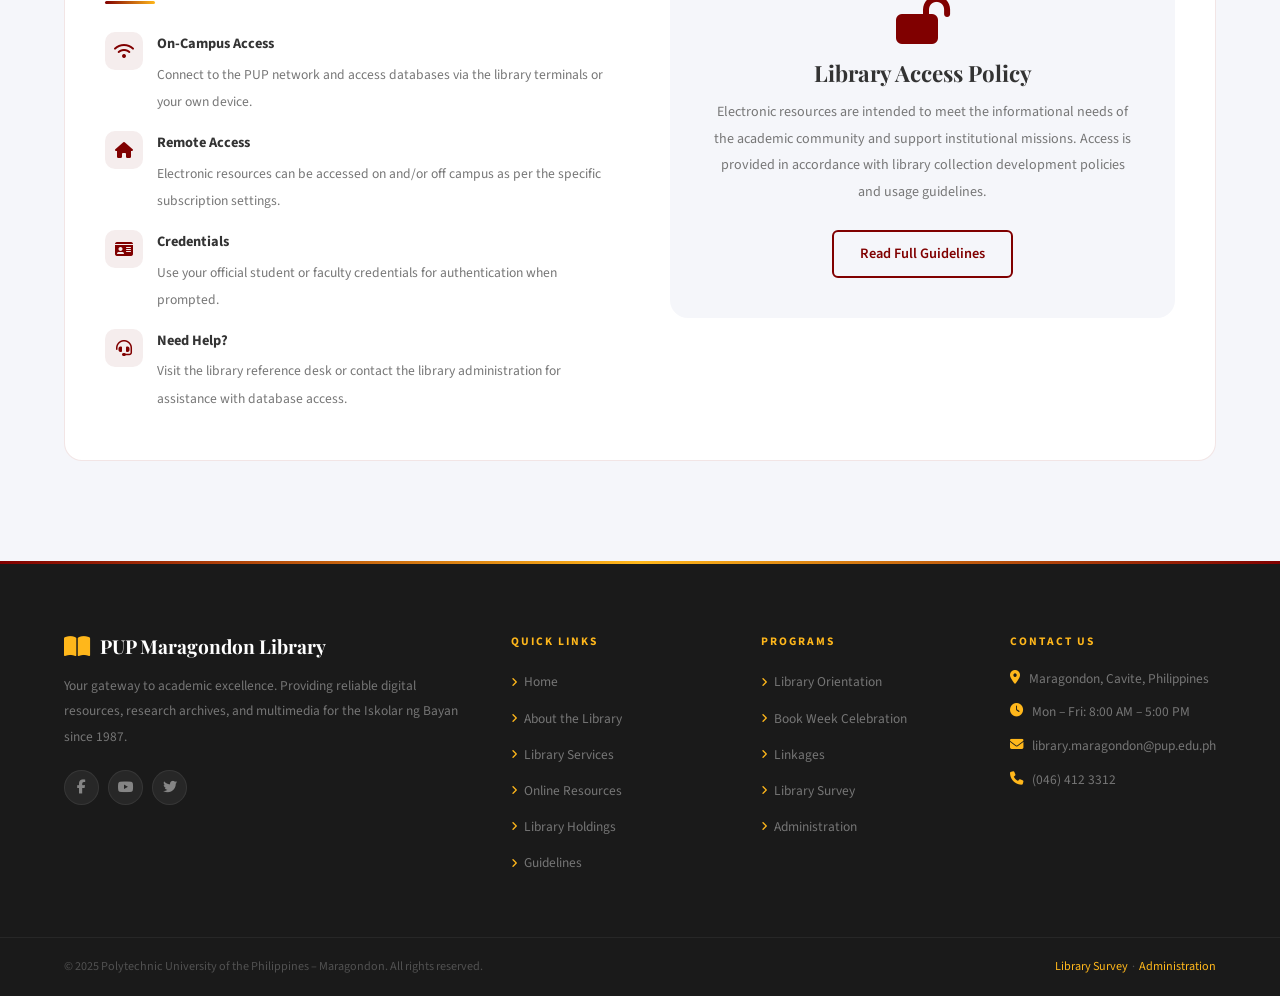
<file: resources.html>
<!DOCTYPE html>
<html lang="en">
<head>
  <meta charset="UTF-8">
  <meta name="viewport" content="width=device-width, initial-scale=1.0">
  <title>Online Resources – PUP Maragondon Digital Library</title>
  <link rel="icon" type="image/png" href="assets/images/logo.png">
  <link rel="stylesheet" href="style.css">
  <link href="https://fonts.googleapis.com/css2?family=Playfair+Display:ital,wght@0,400;0,600;0,700;0,800;1,400;1,600&family=Source+Sans+3:wght@300;400;500;600;700&display=swap" rel="stylesheet">
  <link rel="stylesheet" href="https://cdnjs.cloudflare.com/ajax/libs/font-awesome/6.5.0/css/all.min.css">
</head>
<body>

<div class="page-transition" id="page-transition">
  <div class="loader-icon"><i class="fa-solid fa-book-open"></i></div>
  <p class="loader-text">Loading...</p>
</div>

<!-- MAIN HEADER -->
<header id="main-header">
  <div class="header-container">
    <a href="index.html" class="logo no-transition">
      <img src="assets/images/logo.png" alt="PUP Logo" class="logo-img">
      <div class="logo-text-wrap">
        <span>PUP Maragondon Library</span>
        <span class="logo-sub">Polytechnic University of the Philippines</span>
      </div>
    </a>
    <nav>
      <ul class="nav-links">
        <li><a href="index.html" class="">Home</a></li>
        <li><a href="about.html" class="">About</a></li>
        <li class="has-dropdown">
          <a href="services.html" class="">Services</a>
          <ul class="dropdown-menu">
            <li><a href="services.html#circulation"><i class="fa-solid fa-rotate"></i> Circulation</a></li>
            <li><a href="services.html#reserve"><i class="fa-solid fa-bookmark"></i> Reserve</a></li>
            <li><a href="services.html#reference"><i class="fa-solid fa-magnifying-glass"></i> Reference</a></li>
            <li><a href="services.html#filipiniana"><i class="fa-solid fa-flag"></i> Filipiniana</a></li>
            <li><a href="services.html#periodical"><i class="fa-solid fa-newspaper"></i> Periodical</a></li>
          </ul>
        </li>
        <li class="has-dropdown">
          <a href="resources.html" class="active">Resources</a>
          <ul class="dropdown-menu">
            <li><a href="resources.html"><i class="fa-solid fa-database"></i> Online Resources</a></li>
            <li><a href="holdings.html"><i class="fa-solid fa-books"></i> Library Holdings</a></li>
          </ul>
        </li>
        <li><a href="guidelines.html" class="">Guidelines</a></li>
        <li><a href="programs.html" class="">Programs</a></li>
        <li class="has-dropdown">
          <a href="#" class="">More</a>
          <ul class="dropdown-menu">
            <li><a href="linkages.html"><i class="fa-solid fa-link"></i> Linkages</a></li>
            <li><a href="survey.html"><i class="fa-solid fa-clipboard-list"></i> Library Survey</a></li>
            <li><a href="administration.html"><i class="fa-solid fa-users"></i> Administration</a></li>
          </ul>
        </li>
      </ul>
      <button class="hamburger" aria-label="Open Menu">
        <i class="fa-solid fa-bars"></i>
      </button>
    </nav>
  </div>
</header>

<!-- MOBILE DRAWER -->
<div class="mobile-drawer" id="mobile-drawer">
  <button class="drawer-close" aria-label="Close Menu"><i class="fa-solid fa-xmark"></i></button>
  <div style="display:flex;align-items:center;gap:10px;margin-bottom:28px;padding-bottom:20px;border-bottom:1px solid rgba(255,255,255,0.07);">
    <img src="assets/images/logo.png" alt="PUP Logo" style="height:34px;width:auto;">
    <div>
      <div style="color:#fff;font-family:'Playfair Display',serif;font-size:0.92rem;font-weight:600;line-height:1.2;">PUP Maragondon</div>
      <div style="color:rgba(255,255,255,0.42);font-size:0.62rem;letter-spacing:1px;text-transform:uppercase;">Digital Library</div>
    </div>
  </div>
  <nav class="drawer-nav">
    <a href="index.html" class=""><span>Home</span></a>
    <a href="about.html" class=""><span>About</span></a>
    <a href="services.html" class=""><span>Services</span></a>
    <a href="resources.html" class="active"><span>Online Resources</span></a>
    <a href="holdings.html" class=""><span>Library Holdings</span></a>
    <a href="guidelines.html" class=""><span>Guidelines</span></a>
    <a href="programs.html" class=""><span>Programs &amp; Events</span></a>
    <a href="linkages.html" class=""><span>Linkages</span></a>
    <a href="survey.html" class=""><span>Library Survey</span></a>
    <a href="administration.html" class=""><span>Administration</span></a>
  </nav>
</div>
<div class="drawer-overlay" id="drawer-overlay"></div>


<section class="inner-hero">
  <div class="hero-overlay"></div>
  <div class="container inner-hero-content">
    <div class="breadcrumb">
      <a href="index.html">Home</a>
      <i class="fa-solid fa-chevron-right"></i>
      <span>Online Resources</span>
    </div>
    <h1>Online Resources</h1>
    <p>Access world-class academic databases and e-resources available to the PUP Maragondon community.</p>
  </div>
</section>

<section class="resources-hero-section">
  <div class="container">
    <div class="section-header reveal">
      <span class="section-label">Digital Access</span>
      <h2 class="section-title">Our <span>E-Resource Partners</span></h2>
      <div class="section-divider"></div>
      <!-- CONTENT UPDATED FROM PDF PAGE 18, 19 -->
      <p class="section-sub" style="margin:16px auto 0;">The PUP University Library provides subscription access to various online databases to support the informational needs of the academic community. These resources can be accessed on and/or off campus depending on the specific subscription.</p>
    </div>
  </div>
</section>

<section class="resources-cards-section">
  <div class="container">
    <div class="resources-grid-v2">
      
      <div class="rc-card" style="--rc-color:#6A1B9A;--rc-delay:0s;">
        <div class="rc-header"><div class="rc-header-bg"></div><div class="rc-icon-wrap"><i class="fa-solid fa-book"></i></div><span class="rc-access-badge campus"><i class="fa-solid fa-building"></i> On-Campus Access</span></div>
        <div class="rc-body"><span class="rc-tag">E-Books</span><h3 class="rc-name">ProQuest e-book Central</h3><p class="rc-desc">A major subscription service providing access to a vast collection of electronic books for academic research.</p><div class="rc-qr-frame"><div class="rc-qr-corner tl"></div><div class="rc-qr-corner tr"></div><div class="rc-qr-corner bl"></div><div class="rc-qr-corner br"></div><div class="rc-qr-inner"><i class="fa-solid fa-qrcode"></i><span>Scan to Access</span></div></div><a href="#" target="_blank" class="rc-btn"><span>Access Database</span><i class="fa-solid fa-arrow-up-right-from-square"></i><div class="rc-btn-shine"></div></a></div>
      </div>
      <div class="rc-card" style="--rc-color:#B71C1C;--rc-delay:0.1s;">
        <div class="rc-header"><div class="rc-header-bg"></div><div class="rc-icon-wrap"><i class="fa-solid fa-building-columns"></i></div><span class="rc-access-badge campus"><i class="fa-solid fa-building"></i> On-Campus Access</span></div>
        <div class="rc-body"><span class="rc-tag">Digital Library</span><h3 class="rc-name">iG Library</h3><p class="rc-desc">An online library resource providing digital collections for academic study.</p><div class="rc-qr-frame"><div class="rc-qr-corner tl"></div><div class="rc-qr-corner tr"></div><div class="rc-qr-corner bl"></div><div class="rc-qr-corner br"></div><div class="rc-qr-inner"><i class="fa-solid fa-qrcode"></i><span>Scan to Access</span></div></div><a href="#" target="_blank" class="rc-btn"><span>Access Database</span><i class="fa-solid fa-arrow-up-right-from-square"></i><div class="rc-btn-shine"></div></a></div>
      </div>
      <div class="rc-card" style="--rc-color:#2E7D32;--rc-delay:0.2s;">
        <div class="rc-header"><div class="rc-header-bg"></div><div class="rc-icon-wrap"><i class="fa-solid fa-microchip"></i></div><span class="rc-access-badge campus"><i class="fa-solid fa-building"></i> On-Campus Access</span></div>
        <div class="rc-body"><span class="rc-tag">Technical/Science</span><h3 class="rc-name">Knovel</h3><p class="rc-desc">Specialized technical resource providing engineering and science-related information.</p><div class="rc-qr-frame"><div class="rc-qr-corner tl"></div><div class="rc-qr-corner tr"></div><div class="rc-qr-corner bl"></div><div class="rc-qr-corner br"></div><div class="rc-qr-inner"><i class="fa-solid fa-qrcode"></i><span>Scan to Access</span></div></div><a href="#" target="_blank" class="rc-btn"><span>Access Database</span><i class="fa-solid fa-arrow-up-right-from-square"></i><div class="rc-btn-shine"></div></a></div>
      </div>
      <div class="rc-card" style="--rc-color:#00796B;--rc-delay:0.3s;">
        <div class="rc-header"><div class="rc-header-bg"></div><div class="rc-icon-wrap"><i class="fa-solid fa-globe"></i></div><span class="rc-access-badge campus"><i class="fa-solid fa-building"></i> On-Campus Access</span></div>
        <div class="rc-body"><span class="rc-tag">Multidisciplinary</span><h3 class="rc-name">Gale Databases</h3><p class="rc-desc">A comprehensive resource covering academic subjects including social sciences, humanities, sciences, and current events.</p><div class="rc-qr-frame"><div class="rc-qr-corner tl"></div><div class="rc-qr-corner tr"></div><div class="rc-qr-corner bl"></div><div class="rc-qr-corner br"></div><div class="rc-qr-inner"><i class="fa-solid fa-qrcode"></i><span>Scan to Access</span></div></div><a href="#" target="_blank" class="rc-btn"><span>Access Database</span><i class="fa-solid fa-arrow-up-right-from-square"></i><div class="rc-btn-shine"></div></a></div>
      </div>
      <div class="rc-card" style="--rc-color:#FF8F00;--rc-delay:0.4s;">
        <div class="rc-header"><div class="rc-header-bg"></div><div class="rc-icon-wrap"><i class="fa-solid fa-gem"></i></div><span class="rc-access-badge campus"><i class="fa-solid fa-building"></i> On-Campus Access</span></div>
        <div class="rc-body"><span class="rc-tag">Business/Management</span><h3 class="rc-name">Emerald Insight</h3><p class="rc-desc">Provides access to leading research journals in management, business, and social sciences.</p><div class="rc-qr-frame"><div class="rc-qr-corner tl"></div><div class="rc-qr-corner tr"></div><div class="rc-qr-corner bl"></div><div class="rc-qr-corner br"></div><div class="rc-qr-inner"><i class="fa-solid fa-qrcode"></i><span>Scan to Access</span></div></div><a href="#" target="_blank" class="rc-btn"><span>Access Database</span><i class="fa-solid fa-arrow-up-right-from-square"></i><div class="rc-btn-shine"></div></a></div>
      </div>
    </div>

    <!-- Access Instructions -->
    <div style="background:var(--white);border-radius:var(--radius-lg);padding:48px 40px;margin-top:60px;border:1px solid var(--border);" class="reveal">
      <div style="display:grid;grid-template-columns:1fr 1fr;gap:60px;align-items:center;">
        <div>
          <span class="section-label" style="margin-bottom:16px;">Access Guide</span>
          <h2 class="section-title" style="text-align:left;font-size:2rem;">How to Access<br><span>These Databases</span></h2>
          <div class="section-divider left"></div>
          <ul style="margin-top:28px;display:flex;flex-direction:column;gap:16px;">
            
            <li style="display:flex;gap:14px;align-items:flex-start;">
              <span style="width:38px;height:38px;border-radius:10px;background:rgba(123,29,29,0.08);display:flex;align-items:center;justify-content:center;flex-shrink:0;color:var(--maroon);"><i class="fa-solid fa-wifi"></i></span>
              <div><strong style="display:block;font-size:0.9rem;margin-bottom:4px;">On-Campus Access</strong><span style="font-size:0.85rem;color:var(--ink-light);">Connect to the PUP network and access databases via the library terminals or your own device.</span></div>
            </li>
            <li style="display:flex;gap:14px;align-items:flex-start;">
              <span style="width:38px;height:38px;border-radius:10px;background:rgba(123,29,29,0.08);display:flex;align-items:center;justify-content:center;flex-shrink:0;color:var(--maroon);"><i class="fa-solid fa-home"></i></span>
              <div><strong style="display:block;font-size:0.9rem;margin-bottom:4px;">Remote Access</strong><span style="font-size:0.85rem;color:var(--ink-light);">Electronic resources can be accessed on and/or off campus as per the specific subscription settings.</span></div>
            </li>
            <li style="display:flex;gap:14px;align-items:flex-start;">
              <span style="width:38px;height:38px;border-radius:10px;background:rgba(123,29,29,0.08);display:flex;align-items:center;justify-content:center;flex-shrink:0;color:var(--maroon);"><i class="fa-solid fa-id-card"></i></span>
              <div><strong style="display:block;font-size:0.9rem;margin-bottom:4px;">Credentials</strong><span style="font-size:0.85rem;color:var(--ink-light);">Use your official student or faculty credentials for authentication when prompted.</span></div>
            </li>
            <li style="display:flex;gap:14px;align-items:flex-start;">
              <span style="width:38px;height:38px;border-radius:10px;background:rgba(123,29,29,0.08);display:flex;align-items:center;justify-content:center;flex-shrink:0;color:var(--maroon);"><i class="fa-solid fa-headset"></i></span>
              <div><strong style="display:block;font-size:0.9rem;margin-bottom:4px;">Need Help?</strong><span style="font-size:0.85rem;color:var(--ink-light);">Visit the library reference desk or contact the library administration for assistance with database access.</span></div>
            </li>
          </ul>
        </div>
        <div style="background:var(--parchment);border-radius:var(--radius-lg);padding:40px;text-align:center;">
          <i class="fa-solid fa-lock-open" style="font-size:3rem;color:var(--maroon);margin-bottom:16px;"></i>
          <h4 style="font-size:1.4rem;margin-bottom:12px;">Library Access Policy</h4>
          <!-- CONTENT UPDATED FROM PDF PAGE 38 -->
          <p style="color:var(--ink-light);font-size:0.88rem;line-height:1.9;">Electronic resources are intended to meet the informational needs of the academic community and support institutional missions. Access is provided in accordance with library collection development policies and usage guidelines.</p>
          <a href="guidelines.html" class="btn-outline" style="margin-top:24px;display:inline-flex;">Read Full Guidelines</a>
        </div>
      </div>
    </div>
  </div>
</section>

<footer>
  <div class="container">
    <div class="footer-grid">
      <div class="footer-col brand-col">
        <div class="footer-logo">
          <i class="fa-solid fa-book-open"></i>
          <h3>PUP Maragondon Library</h3>
        </div>
        <p>Your gateway to academic excellence. Providing reliable digital resources, research archives, and multimedia for the Iskolar ng Bayan since 1987.</p>
        <div class="social-icons">
          <a href="#" aria-label="Facebook"><i class="fa-brands fa-facebook-f"></i></a>
          <a href="#" aria-label="YouTube"><i class="fa-brands fa-youtube"></i></a>
          <a href="#" aria-label="Twitter"><i class="fa-brands fa-twitter"></i></a>
        </div>
      </div>
      <div class="footer-col">
        <h4>Quick Links</h4>
        <ul>
          <li><a href="index.html"><i class="fa-solid fa-angle-right"></i> Home</a></li>
          <li><a href="about.html"><i class="fa-solid fa-angle-right"></i> About the Library</a></li>
          <li><a href="services.html"><i class="fa-solid fa-angle-right"></i> Library Services</a></li>
          <li><a href="resources.html"><i class="fa-solid fa-angle-right"></i> Online Resources</a></li>
          <li><a href="holdings.html"><i class="fa-solid fa-angle-right"></i> Library Holdings</a></li>
          <li><a href="guidelines.html"><i class="fa-solid fa-angle-right"></i> Guidelines</a></li>
        </ul>
      </div>
      <div class="footer-col">
        <h4>Programs</h4>
        <ul>
          <li><a href="programs.html"><i class="fa-solid fa-angle-right"></i> Library Orientation</a></li>
          <li><a href="programs.html"><i class="fa-solid fa-angle-right"></i> Book Week Celebration</a></li>
          <li><a href="linkages.html"><i class="fa-solid fa-angle-right"></i> Linkages</a></li>
          <li><a href="survey.html"><i class="fa-solid fa-angle-right"></i> Library Survey</a></li>
          <li><a href="administration.html"><i class="fa-solid fa-angle-right"></i> Administration</a></li>
        </ul>
      </div>
      <div class="footer-col">
        <h4>Contact Us</h4>
        <ul class="contact-list">
          <li><i class="fa-solid fa-location-dot"></i> <span>Maragondon, Cavite, Philippines</span></li>
          <li><i class="fa-solid fa-clock"></i> <span>Mon – Fri: 8:00 AM – 5:00 PM</span></li>
          <li><i class="fa-solid fa-envelope"></i> <span>library.maragondon@pup.edu.ph</span></li>
          <li><i class="fa-solid fa-phone"></i> <span>(046) 412 3312</span></li>
        </ul>
      </div>
    </div>
  </div>
  <div class="footer-bottom">
    <div class="container" style="display:flex;justify-content:space-between;align-items:center;flex-wrap:wrap;gap:8px;">
      <p>&copy; 2025 Polytechnic University of the Philippines – Maragondon. All rights reserved.</p>
      <p><a href="survey.html">Library Survey</a> &nbsp;·&nbsp; <a href="administration.html">Administration</a></p>
    </div>
  </div>
</footer>
<button id="back-to-top" title="Back to top"><i class="fa-solid fa-arrow-up"></i></button>

<script src="script.js"></script>
</body>
</html>
</file>
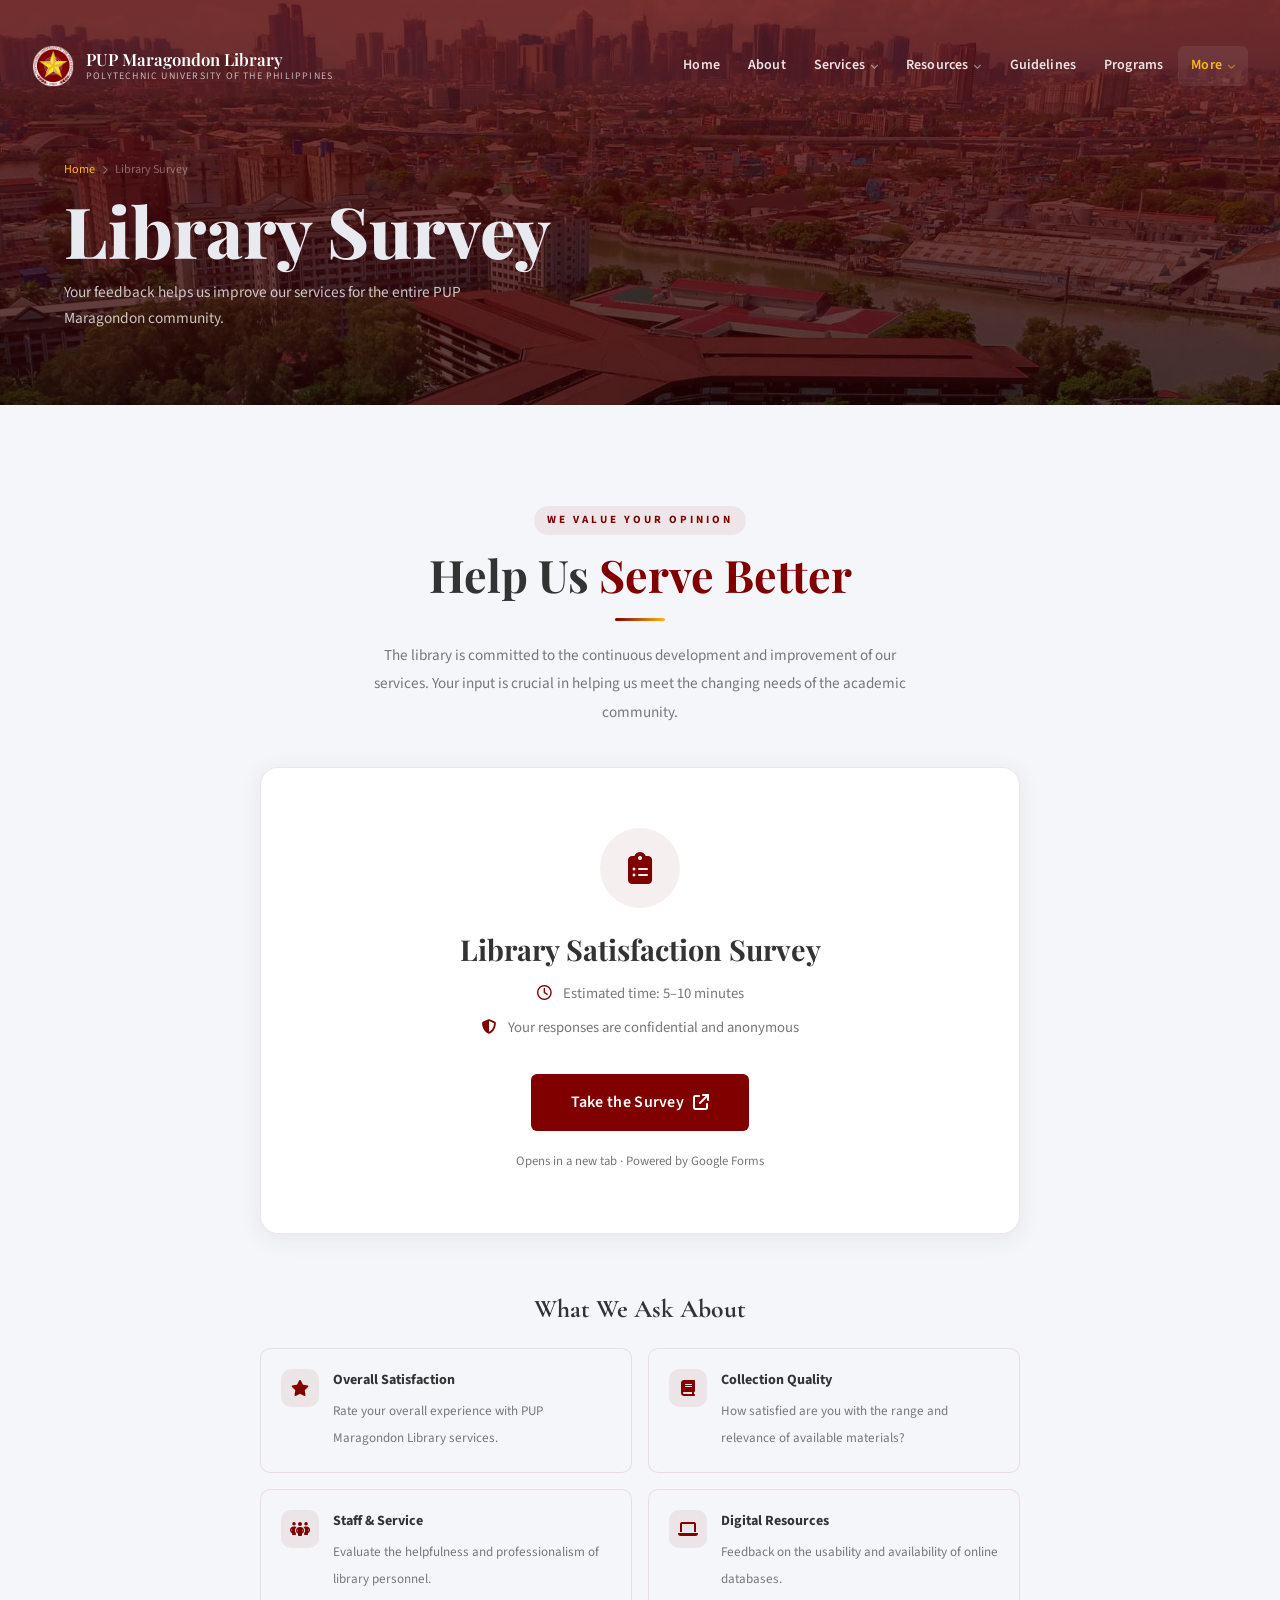
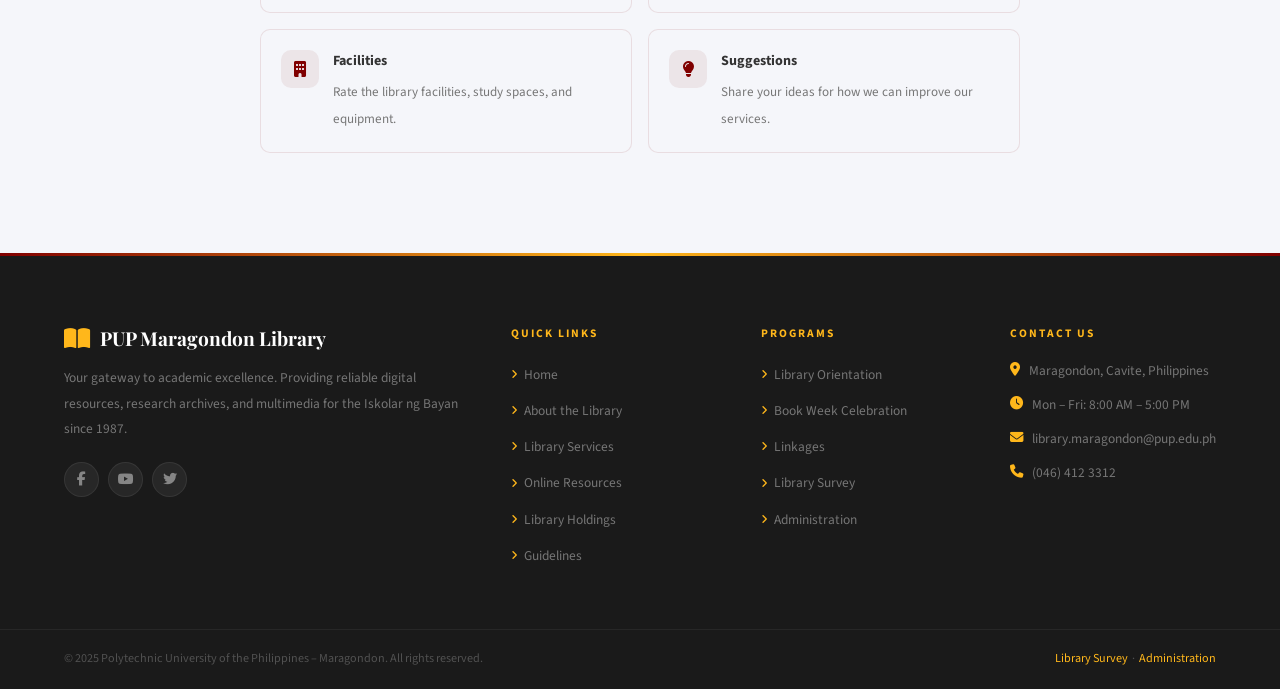
<file: survey.html>
<!doctype html>
<html lang="en">
  <head>
    <meta charset="UTF-8" />
    <meta name="viewport" content="width=device-width, initial-scale=1.0" />
    <title>Library Survey – PUP Maragondon Digital Library</title>
    <link rel="icon" type="image/png" href="assets/images/logo.png" />
    <link rel="stylesheet" href="style.css" />
    <link
      href="https://fonts.googleapis.com/css2?family=Cormorant+Garamond:ital,wght@0,400;0,600;0,700;1,400;1,600&family=DM+Sans:wght@300;400;500;600;700&display=swap"
      rel="stylesheet"
    />
    <link
      rel="stylesheet"
      href="https://cdnjs.cloudflare.com/ajax/libs/font-awesome/6.5.0/css/all.min.css"
    />
  </head>
  <body>
    <div class="page-transition" id="page-transition">
      <div class="loader-icon"><i class="fa-solid fa-book-open"></i></div>
      <p class="loader-text">Loading...</p>
    </div>

    <!-- MAIN HEADER -->
    <header id="main-header">
      <div class="header-container">
        <a href="index.html" class="logo no-transition">
          <img src="assets/images/logo.png" alt="PUP Logo" class="logo-img" />
          <div class="logo-text-wrap">
            <span>PUP Maragondon Library</span>
            <span class="logo-sub"
              >Polytechnic University of the Philippines</span
            >
          </div>
        </a>
        <nav>
          <ul class="nav-links">
            <li><a href="index.html" class="">Home</a></li>
            <li><a href="about.html" class="">About</a></li>
            <li class="has-dropdown">
              <a href="services.html" class="">Services</a>
              <ul class="dropdown-menu">
                <li>
                  <a href="services.html#circulation"
                    ><i class="fa-solid fa-rotate"></i> Circulation</a
                  >
                </li>
                <li>
                  <a href="services.html#reserve"
                    ><i class="fa-solid fa-bookmark"></i> Reserve</a
                  >
                </li>
                <li>
                  <a href="services.html#reference"
                    ><i class="fa-solid fa-magnifying-glass"></i> Reference</a
                  >
                </li>
                <li>
                  <a href="services.html#filipiniana"
                    ><i class="fa-solid fa-flag"></i> Filipiniana</a
                  >
                </li>
                <li>
                  <a href="services.html#periodical"
                    ><i class="fa-solid fa-newspaper"></i> Periodical</a
                  >
                </li>
              </ul>
            </li>
            <li class="has-dropdown">
              <a href="resources.html" class="">Resources</a>
              <ul class="dropdown-menu">
                <li>
                  <a href="resources.html"
                    ><i class="fa-solid fa-database"></i> Online Resources</a
                  >
                </li>
                <li>
                  <a href="holdings.html"
                    ><i class="fa-solid fa-books"></i> Library Holdings</a
                  >
                </li>
              </ul>
            </li>
            <li><a href="guidelines.html" class="">Guidelines</a></li>
            <li><a href="programs.html" class="">Programs</a></li>
            <li class="has-dropdown">
              <a href="#" class="active">More</a>
              <ul class="dropdown-menu">
                <li>
                  <a href="linkages.html"
                    ><i class="fa-solid fa-link"></i> Linkages</a
                  >
                </li>
                <li>
                  <a href="survey.html"
                    ><i class="fa-solid fa-clipboard-list"></i> Library
                    Survey</a
                  >
                </li>
                <li>
                  <a href="administration.html"
                    ><i class="fa-solid fa-users"></i> Administration</a
                  >
                </li>
              </ul>
            </li>
          </ul>
          <button class="hamburger" aria-label="Open Menu">
            <i class="fa-solid fa-bars"></i>
          </button>
        </nav>
      </div>
    </header>

    <!-- MOBILE DRAWER -->
    <div class="mobile-drawer" id="mobile-drawer">
      <button class="drawer-close" aria-label="Close Menu">
        <i class="fa-solid fa-xmark"></i>
      </button>
      <div
        style="
          display: flex;
          align-items: center;
          gap: 10px;
          margin-bottom: 28px;
          padding-bottom: 20px;
          border-bottom: 1px solid rgba(255, 255, 255, 0.07);
        "
      >
        <img
          src="assets/images/logo.png"
          alt="PUP Logo"
          style="height: 34px; width: auto"
        />
        <div>
          <div
            style="
              color: #fff;
              font-family: &quot;Playfair Display&quot;, serif;
              font-size: 0.92rem;
              font-weight: 600;
              line-height: 1.2;
            "
          >
            PUP Maragondon
          </div>
          <div
            style="
              color: rgba(255, 255, 255, 0.42);
              font-size: 0.62rem;
              letter-spacing: 1px;
              text-transform: uppercase;
            "
          >
            Digital Library
          </div>
        </div>
      </div>
      <nav class="drawer-nav">
        <a href="index.html" class=""><span>Home</span></a>
        <a href="about.html" class=""><span>About</span></a>
        <a href="services.html" class=""><span>Services</span></a>
        <a href="resources.html" class=""><span>Online Resources</span></a>
        <a href="holdings.html" class=""><span>Library Holdings</span></a>
        <a href="guidelines.html" class=""><span>Guidelines</span></a>
        <a href="programs.html" class=""><span>Programs &amp; Events</span></a>
        <a href="linkages.html" class=""><span>Linkages</span></a>
        <a href="survey.html" class="active"><span>Library Survey</span></a>
        <a href="administration.html" class=""><span>Administration</span></a>
      </nav>
    </div>
    <div class="drawer-overlay" id="drawer-overlay"></div>

    <section class="inner-hero" style="min-height: 45vh">
      <div class="hero-overlay"></div>
      <div class="container inner-hero-content">
        <div class="breadcrumb">
          <a href="index.html">Home</a>
          <i class="fa-solid fa-chevron-right"></i>
          <span>Library Survey</span>
        </div>
        <h1>Library Survey</h1>
        <p>
          Your feedback helps us improve our services for the entire PUP
          Maragondon community.
        </p>
      </div>
    </section>

    <section style="background: var(--parchment); padding: 100px 0">
      <div class="container">
        <div
          style="max-width: 760px; margin: 0 auto; text-align: center"
          class="reveal"
        >
          <span class="section-label">We Value Your Opinion</span>
          <h2 class="section-title" style="margin-bottom: 14px">
            Help Us <span>Serve Better</span>
          </h2>
          <div class="section-divider"></div>
          <!-- CONTENT UPDATED FROM PDF PAGE 51 -->
          <p
            style="
              color: var(--ink-light);
              font-size: 0.95rem;
              line-height: 1.9;
              margin: 20px auto 40px;
              max-width: 560px;
            "
          >
            The library is committed to the continuous development and
            improvement of our services. Your input is crucial in helping us
            meet the changing needs of the academic community.
          </p>

          <!-- Survey embed or link card -->
          <div
            style="
              background: var(--white);
              border-radius: var(--radius-lg);
              padding: 60px 40px;
              box-shadow: var(--shadow-card);
              border: 1px solid var(--border);
            "
          >
            <div
              style="
                width: 80px;
                height: 80px;
                background: rgba(123, 29, 29, 0.07);
                border-radius: 50%;
                display: flex;
                align-items: center;
                justify-content: center;
                margin: 0 auto 24px;
                font-size: 2rem;
                color: var(--maroon);
              "
            >
              <i class="fa-solid fa-clipboard-list"></i>
            </div>
            <h3 style="font-size: 1.8rem; margin-bottom: 14px">
              Library Satisfaction Survey
            </h3>
            <p
              style="
                color: var(--ink-light);
                font-size: 0.92rem;
                line-height: 1.8;
                margin-bottom: 8px;
              "
            >
              <i
                class="fa-regular fa-clock"
                style="color: var(--maroon); margin-right: 8px"
              ></i>
              Estimated time: 5–10 minutes
            </p>
            <p
              style="
                color: var(--ink-light);
                font-size: 0.92rem;
                line-height: 1.8;
                margin-bottom: 32px;
              "
            >
              <i
                class="fa-solid fa-shield-halved"
                style="color: var(--maroon); margin-right: 8px"
              ></i>
              Your responses are confidential and anonymous
            </p>

            <!-- Replace href with your actual Google Form or survey link -->
            <a
              href="https://forms.gle/iJicqykCupxRXPy57"
              target="_blank"
              class="btn-primary"
              style="display: inline-flex; font-size: 1rem; padding: 15px 40px"
            >
              <span>Take the Survey</span>
              <i class="fa-solid fa-arrow-up-right-from-square"></i>
            </a>
            <p
              style="
                margin-top: 20px;
                font-size: 0.8rem;
                color: var(--ink-light);
              "
            >
              Opens in a new tab · Powered by Google Forms
            </p>
          </div>

          <!-- What we ask -->
          <div style="margin-top: 60px; text-align: left">
            <h4
              style="
                font-family: &quot;Cormorant Garamond&quot;, serif;
                font-size: 1.6rem;
                margin-bottom: 24px;
                text-align: center;
                color: var(--ink);
              "
            >
              What We Ask About
            </h4>
            <div
              style="display: grid; grid-template-columns: 1fr 1fr; gap: 16px"
            >
              <div
                style="
                  background: var(--parchment);
                  border-radius: var(--radius);
                  padding: 20px;
                  display: flex;
                  gap: 14px;
                  align-items: flex-start;
                  border: 1px solid var(--border);
                "
              >
                <div
                  style="
                    width: 38px;
                    height: 38px;
                    background: rgba(123, 29, 29, 0.08);
                    border-radius: 10px;
                    display: flex;
                    align-items: center;
                    justify-content: center;
                    flex-shrink: 0;
                    color: var(--maroon);
                  "
                >
                  <i class="fa-solid fa-star"></i>
                </div>
                <div>
                  <strong
                    style="
                      display: block;
                      font-size: 0.88rem;
                      margin-bottom: 4px;
                    "
                    >Overall Satisfaction</strong
                  ><span style="font-size: 0.82rem; color: var(--ink-light)"
                    >Rate your overall experience with PUP Maragondon Library
                    services.</span
                  >
                </div>
              </div>
              <div
                style="
                  background: var(--parchment);
                  border-radius: var(--radius);
                  padding: 20px;
                  display: flex;
                  gap: 14px;
                  align-items: flex-start;
                  border: 1px solid var(--border);
                "
              >
                <div
                  style="
                    width: 38px;
                    height: 38px;
                    background: rgba(123, 29, 29, 0.08);
                    border-radius: 10px;
                    display: flex;
                    align-items: center;
                    justify-content: center;
                    flex-shrink: 0;
                    color: var(--maroon);
                  "
                >
                  <i class="fa-solid fa-book"></i>
                </div>
                <div>
                  <strong
                    style="
                      display: block;
                      font-size: 0.88rem;
                      margin-bottom: 4px;
                    "
                    >Collection Quality</strong
                  ><span style="font-size: 0.82rem; color: var(--ink-light)"
                    >How satisfied are you with the range and relevance of
                    available materials?</span
                  >
                </div>
              </div>
              <div
                style="
                  background: var(--parchment);
                  border-radius: var(--radius);
                  padding: 20px;
                  display: flex;
                  gap: 14px;
                  align-items: flex-start;
                  border: 1px solid var(--border);
                "
              >
                <div
                  style="
                    width: 38px;
                    height: 38px;
                    background: rgba(123, 29, 29, 0.08);
                    border-radius: 10px;
                    display: flex;
                    align-items: center;
                    justify-content: center;
                    flex-shrink: 0;
                    color: var(--maroon);
                  "
                >
                  <i class="fa-solid fa-people-group"></i>
                </div>
                <div>
                  <strong
                    style="
                      display: block;
                      font-size: 0.88rem;
                      margin-bottom: 4px;
                    "
                    >Staff &amp; Service</strong
                  ><span style="font-size: 0.82rem; color: var(--ink-light)"
                    >Evaluate the helpfulness and professionalism of library
                    personnel.</span
                  >
                </div>
              </div>
              <div
                style="
                  background: var(--parchment);
                  border-radius: var(--radius);
                  padding: 20px;
                  display: flex;
                  gap: 14px;
                  align-items: flex-start;
                  border: 1px solid var(--border);
                "
              >
                <div
                  style="
                    width: 38px;
                    height: 38px;
                    background: rgba(123, 29, 29, 0.08);
                    border-radius: 10px;
                    display: flex;
                    align-items: center;
                    justify-content: center;
                    flex-shrink: 0;
                    color: var(--maroon);
                  "
                >
                  <i class="fa-solid fa-laptop"></i>
                </div>
                <div>
                  <strong
                    style="
                      display: block;
                      font-size: 0.88rem;
                      margin-bottom: 4px;
                    "
                    >Digital Resources</strong
                  ><span style="font-size: 0.82rem; color: var(--ink-light)"
                    >Feedback on the usability and availability of online
                    databases.</span
                  >
                </div>
              </div>
              <div
                style="
                  background: var(--parchment);
                  border-radius: var(--radius);
                  padding: 20px;
                  display: flex;
                  gap: 14px;
                  align-items: flex-start;
                  border: 1px solid var(--border);
                "
              >
                <div
                  style="
                    width: 38px;
                    height: 38px;
                    background: rgba(123, 29, 29, 0.08);
                    border-radius: 10px;
                    display: flex;
                    align-items: center;
                    justify-content: center;
                    flex-shrink: 0;
                    color: var(--maroon);
                  "
                >
                  <i class="fa-solid fa-building"></i>
                </div>
                <div>
                  <strong
                    style="
                      display: block;
                      font-size: 0.88rem;
                      margin-bottom: 4px;
                    "
                    >Facilities</strong
                  ><span style="font-size: 0.82rem; color: var(--ink-light)"
                    >Rate the library facilities, study spaces, and
                    equipment.</span
                  >
                </div>
              </div>
              <div
                style="
                  background: var(--parchment);
                  border-radius: var(--radius);
                  padding: 20px;
                  display: flex;
                  gap: 14px;
                  align-items: flex-start;
                  border: 1px solid var(--border);
                "
              >
                <div
                  style="
                    width: 38px;
                    height: 38px;
                    background: rgba(123, 29, 29, 0.08);
                    border-radius: 10px;
                    display: flex;
                    align-items: center;
                    justify-content: center;
                    flex-shrink: 0;
                    color: var(--maroon);
                  "
                >
                  <i class="fa-solid fa-lightbulb"></i>
                </div>
                <div>
                  <strong
                    style="
                      display: block;
                      font-size: 0.88rem;
                      margin-bottom: 4px;
                    "
                    >Suggestions</strong
                  ><span style="font-size: 0.82rem; color: var(--ink-light)"
                    >Share your ideas for how we can improve our services.</span
                  >
                </div>
              </div>
            </div>
          </div>
        </div>
      </div>
    </section>

    <footer>
      <div class="container">
        <div class="footer-grid">
          <div class="footer-col brand-col">
            <div class="footer-logo">
              <i class="fa-solid fa-book-open"></i>
              <h3>PUP Maragondon Library</h3>
            </div>
            <p>
              Your gateway to academic excellence. Providing reliable digital
              resources, research archives, and multimedia for the Iskolar ng
              Bayan since 1987.
            </p>
            <div class="social-icons">
              <a href="#" aria-label="Facebook"
                ><i class="fa-brands fa-facebook-f"></i
              ></a>
              <a href="#" aria-label="YouTube"
                ><i class="fa-brands fa-youtube"></i
              ></a>
              <a href="#" aria-label="Twitter"
                ><i class="fa-brands fa-twitter"></i
              ></a>
            </div>
          </div>
          <div class="footer-col">
            <h4>Quick Links</h4>
            <ul>
              <li>
                <a href="index.html"
                  ><i class="fa-solid fa-angle-right"></i> Home</a
                >
              </li>
              <li>
                <a href="about.html"
                  ><i class="fa-solid fa-angle-right"></i> About the Library</a
                >
              </li>
              <li>
                <a href="services.html"
                  ><i class="fa-solid fa-angle-right"></i> Library Services</a
                >
              </li>
              <li>
                <a href="resources.html"
                  ><i class="fa-solid fa-angle-right"></i> Online Resources</a
                >
              </li>
              <li>
                <a href="holdings.html"
                  ><i class="fa-solid fa-angle-right"></i> Library Holdings</a
                >
              </li>
              <li>
                <a href="guidelines.html"
                  ><i class="fa-solid fa-angle-right"></i> Guidelines</a
                >
              </li>
            </ul>
          </div>
          <div class="footer-col">
            <h4>Programs</h4>
            <ul>
              <li>
                <a href="programs.html"
                  ><i class="fa-solid fa-angle-right"></i> Library
                  Orientation</a
                >
              </li>
              <li>
                <a href="programs.html"
                  ><i class="fa-solid fa-angle-right"></i> Book Week
                  Celebration</a
                >
              </li>
              <li>
                <a href="linkages.html"
                  ><i class="fa-solid fa-angle-right"></i> Linkages</a
                >
              </li>
              <li>
                <a href="survey.html"
                  ><i class="fa-solid fa-angle-right"></i> Library Survey</a
                >
              </li>
              <li>
                <a href="administration.html"
                  ><i class="fa-solid fa-angle-right"></i> Administration</a
                >
              </li>
            </ul>
          </div>
          <div class="footer-col">
            <h4>Contact Us</h4>
            <ul class="contact-list">
              <li>
                <i class="fa-solid fa-location-dot"></i>
                <span>Maragondon, Cavite, Philippines</span>
              </li>
              <li>
                <i class="fa-solid fa-clock"></i>
                <span>Mon – Fri: 8:00 AM – 5:00 PM</span>
              </li>
              <li>
                <i class="fa-solid fa-envelope"></i>
                <span>library.maragondon@pup.edu.ph</span>
              </li>
              <li>
                <i class="fa-solid fa-phone"></i> <span>(046) 412 3312</span>
              </li>
            </ul>
          </div>
        </div>
      </div>
      <div class="footer-bottom">
        <div
          class="container"
          style="
            display: flex;
            justify-content: space-between;
            align-items: center;
            flex-wrap: wrap;
            gap: 8px;
          "
        >
          <p>
            &copy; 2025 Polytechnic University of the Philippines – Maragondon.
            All rights reserved.
          </p>
          <p>
            <a href="survey.html">Library Survey</a> &nbsp;·&nbsp;
            <a href="administration.html">Administration</a>
          </p>
        </div>
      </div>
    </footer>
    <button id="back-to-top" title="Back to top">
      <i class="fa-solid fa-arrow-up"></i>
    </button>

    <script src="script.js"></script>
  </body>
</html>
</file>
<file: style.css>
/* ==========================================================================
   PUP MARAGONDON DIGITAL LIBRARY - MASTER STYLESHEET
   Aesthetic: Professional Academic · Modern Motion · Clean University
   Fonts: Playfair Display (headings) + Source Sans 3 (body)
   Colors: Maroon #800000 · Gold #ffb71b · Light Grey #f5f6fa · Text #333333
   ========================================================================== */

@import url("https://fonts.googleapis.com/css2?family=Playfair+Display:ital,wght@0,400;0,600;0,700;0,800;1,400;1,600&family=Source+Sans+3:wght@300;400;500;600;700&display=swap");

:root {
  --maroon: #800000;
  --maroon-deep: #5c0000;
  --maroon-light: #a01010;
  --gold: #ffb71b;
  --gold-light: #ffd060;
  --gold-dark: #d99500;
  --light-grey: #f5f6fa;
  --text-dark: #333333;
  --white: #ffffff;
  --ink: #333333;
  --ink-mid: #555555;
  --ink-light: #777777;
  --parchment: #f5f6fa;
  --parchment-dark: #e8eaf0;
  --border: rgba(128, 0, 0, 0.1);
  --border-light: rgba(0, 0, 0, 0.06);
  --shadow-warm: 0 8px 40px rgba(128, 0, 0, 0.12);
  --shadow-card: 0 4px 24px rgba(51, 51, 51, 0.08);
  --shadow-gold: 0 6px 24px rgba(255, 183, 27, 0.35);
  --radius: 10px;
  --radius-lg: 18px;
  --transition: all 0.35s cubic-bezier(0.4, 0, 0.2, 1);
}

/* ── RESET ── */
*,
*::before,
*::after {
  margin: 0;
  padding: 0;
  box-sizing: border-box;
}
html {
  scroll-behavior: smooth;
}
body {
  font-family: "Source Sans 3", sans-serif;
  background: var(--light-grey);
  color: var(--text-dark);
  line-height: 1.7;
  overflow-x: hidden;
}
h1,
h2,
h3,
h4 {
  font-family: "Playfair Display", serif;
  line-height: 1.2;
  color: var(--text-dark);
}
a {
  text-decoration: none;
  color: inherit;
}
img {
  max-width: 100%;
  display: block;
}
ul {
  list-style: none;
}
.container {
  width: 90%;
  max-width: 1200px;
  margin: auto;
}

/* ── READING PROGRESS BAR ── */
.reading-progress {
  position: fixed;
  top: 0;
  left: 0;
  height: 3px;
  background: linear-gradient(90deg, var(--maroon), var(--gold));
  z-index: 99999;
  width: 0%;
  transition: width 0.1s linear;
}

/* ── SCROLLBAR ── */
::-webkit-scrollbar {
  width: 8px;
}
::-webkit-scrollbar-track {
  background: var(--parchment-dark);
}
::-webkit-scrollbar-thumb {
  background: var(--maroon);
  border-radius: 4px;
  border: 2px solid var(--parchment-dark);
}
::-webkit-scrollbar-thumb:hover {
  background: var(--gold-dark);
}

/* ── PAGE LOADER ── */
.page-transition {
  position: fixed;
  inset: 0;
  background: var(--maroon-deep);
  z-index: 99998;
  display: flex;
  flex-direction: column;
  justify-content: center;
  align-items: center;
  gap: 24px;
  transition:
    opacity 0.6s ease,
    visibility 0.6s ease;
}
.page-transition.fade-out {
  opacity: 0;
  visibility: hidden;
}
.loader-icon {
  font-size: 2.8rem;
  color: var(--gold);
  animation: loaderPulse 1.4s ease-in-out infinite;
}
.loader-text {
  font-family: "Source Sans 3", sans-serif;
  font-size: 0.72rem;
  color: rgba(255, 255, 255, 0.42);
  letter-spacing: 4px;
  text-transform: uppercase;
}
.loader-bar {
  width: 140px;
  height: 2px;
  background: rgba(255, 255, 255, 0.1);
  border-radius: 2px;
  overflow: hidden;
}
.loader-bar-fill {
  height: 100%;
  background: linear-gradient(90deg, var(--maroon-light), var(--gold));
  animation: loaderBar 1.8s ease-in-out infinite;
}
@keyframes loaderPulse {
  0%,
  100% {
    transform: scale(1);
    opacity: 1;
  }
  50% {
    transform: scale(1.15);
    opacity: 0.6;
  }
}
@keyframes loaderBar {
  0% {
    width: 0;
    margin-left: 0;
  }
  50% {
    width: 100%;
    margin-left: 0;
  }
  100% {
    width: 0;
    margin-left: 100%;
  }
}

/* ── TICKER ── */
.announce-bar {
  background: var(--maroon-deep);
  color: rgba(255, 255, 255, 0.72);
  padding: 7px 0;
  overflow: hidden;
  white-space: nowrap;
  font-size: 0.77rem;
  font-weight: 500;
  letter-spacing: 0.5px;
  position: fixed;
  top: 0;
  width: 100%;
  z-index: 1100;
}
.ticker-track {
  display: inline-block;
  animation: tickerScroll 40s linear infinite;
}
.ticker-track span {
  margin: 0 56px;
}
.ticker-track span i {
  margin-right: 7px;
  color: var(--gold);
}
@keyframes tickerScroll {
  from {
    transform: translateX(0);
  }
  to {
    transform: translateX(-50%);
  }
}

/* ════════════════════════════════════════
   NAVBAR — PROFESSIONAL REDESIGN
   ════════════════════════════════════════ */
header#main-header {
  position: fixed;
  top: 32px;
  width: 100%;
  z-index: 1000;
  padding: 0;
  transition: var(--transition);
}
header#main-header.sticky {
  top: 0;
  background: var(--white);
  box-shadow: 0 2px 20px rgba(128, 0, 0, 0.09);
}

.header-container {
  display: flex;
  justify-content: space-between;
  align-items: center;
  height: 68px;
  padding: 0 32px;
  max-width: 1280px;
  margin: 0 auto;
}

/* Logo */
.logo {
  display: flex;
  align-items: center;
  gap: 12px;
  color: var(--white);
  font-family: "Playfair Display", serif;
  font-size: 1.05rem;
  font-weight: 600;
  transition: color 0.3s;
  flex-shrink: 0;
}
.logo-img {
  height: 42px;
  width: auto;
  object-fit: contain;
}
.logo-text-wrap {
  display: flex;
  flex-direction: column;
  line-height: 1.25;
}
.logo-sub {
  font-family: "Source Sans 3", sans-serif;
  font-size: 0.62rem;
  font-weight: 400;
  letter-spacing: 1.2px;
  text-transform: uppercase;
  opacity: 0.68;
}
header.sticky .logo {
  color: var(--maroon);
}

/* Nav */
nav {
  display: flex;
  align-items: center;
}
.nav-links {
  display: flex;
  align-items: center;
  gap: 2px;
  list-style: none;
  margin: 0;
  padding: 0;
}
.nav-links li {
  position: relative;
}

.nav-links > li > a {
  display: flex;
  align-items: center;
  gap: 5px;
  padding: 8px 13px;
  color: rgba(255, 255, 255, 0.88);
  font-family: "Source Sans 3", sans-serif;
  font-size: 0.875rem;
  font-weight: 600;
  letter-spacing: 0.15px;
  border-radius: 6px;
  transition:
    color 0.25s,
    background 0.25s;
  white-space: nowrap;
}
.nav-links > li > a:hover,
.nav-links > li > a.active {
  color: var(--gold);
  background: rgba(255, 255, 255, 0.07);
}
header.sticky .nav-links > li > a {
  color: var(--ink-mid);
}
header.sticky .nav-links > li > a:hover,
header.sticky .nav-links > li > a.active {
  color: var(--maroon);
  background: rgba(128, 0, 0, 0.05);
}

/* Chevron */
.nav-links li.has-dropdown > a::after {
  content: "\f107";
  font-family: "Font Awesome 6 Free";
  font-weight: 900;
  font-size: 0.68em;
  opacity: 0.55;
  transition: transform 0.25s;
}
.nav-links li.has-dropdown:hover > a::after {
  transform: rotate(180deg);
}

/* Dropdown */
.dropdown-menu {
  display: none;
  position: absolute;
  top: calc(100% + 10px);
  left: 50%;
  transform: translateX(-50%);
  background: var(--white);
  border-radius: var(--radius);
  box-shadow: 0 12px 36px rgba(51, 51, 51, 0.13);
  min-width: 198px;
  padding: 7px 0;
  z-index: 500;
  border-top: 2px solid var(--maroon);
  animation: dropDown 0.2s ease forwards;
}
@keyframes dropDown {
  from {
    opacity: 0;
    transform: translateX(-50%) translateY(-6px);
  }
  to {
    opacity: 1;
    transform: translateX(-50%) translateY(0);
  }
}
.nav-links li.has-dropdown:hover .dropdown-menu {
  display: block;
}
.dropdown-menu li a {
  display: flex;
  align-items: center;
  gap: 7px;
  padding: 9px 19px;
  color: var(--ink-mid) !important;
  font-size: 0.852rem;
  font-weight: 500;
  transition:
    background 0.2s,
    color 0.2s,
    padding-left 0.2s;
}
.dropdown-menu li a:hover {
  background: var(--light-grey);
  color: var(--maroon) !important;
  padding-left: 23px;
}
.dropdown-menu li a::after {
  display: none !important;
}

/* Admin login btn */
.btn-login {
  display: inline-flex !important;
  align-items: center;
  gap: 7px;
  background: var(--gold) !important;
  color: var(--maroon-deep) !important;
  padding: 8px 18px !important;
  border-radius: 6px !important;
  font-weight: 700 !important;
  font-size: 0.83rem !important;
  margin-left: 10px;
  transition: var(--transition) !important;
  border: none;
}
.btn-login::after {
  display: none !important;
}
.btn-login:hover {
  background: var(--gold-light) !important;
  transform: translateY(-2px) !important;
  box-shadow: var(--shadow-gold) !important;
}

/* Hamburger */
.hamburger {
  display: none;
  color: var(--white);
  font-size: 1.3rem;
  cursor: pointer;
  transition: color 0.3s;
  padding: 7px;
  background: none;
  border: none;
}
header.sticky .hamburger {
  color: var(--maroon);
}

/* ── GLOBAL SECTION ── */
.section-label {
  display: inline-block;
  font-family: "Source Sans 3", sans-serif;
  font-size: 0.69rem;
  font-weight: 700;
  letter-spacing: 3px;
  text-transform: uppercase;
  color: var(--maroon);
  background: rgba(128, 0, 0, 0.07);
  padding: 5px 13px;
  border-radius: 28px;
  margin-bottom: 13px;
}
.section-title {
  font-family: "Playfair Display", serif;
  font-size: clamp(1.9rem, 3.5vw, 2.8rem);
  color: var(--text-dark);
  margin-bottom: 13px;
  font-weight: 700;
}
.section-title span {
  color: var(--maroon);
}
.section-sub {
  font-size: 0.98rem;
  color: var(--ink-light);
  max-width: 560px;
  line-height: 1.8;
}
.section-header {
  text-align: center;
  margin-bottom: 54px;
}
.section-header .section-sub {
  margin: 0 auto;
}
.section-divider {
  width: 50px;
  height: 3px;
  background: linear-gradient(90deg, var(--maroon), var(--gold));
  margin: 16px auto 0;
  border-radius: 2px;
}
.section-divider.left {
  margin-left: 0;
}

/* ── REVEAL ANIMATIONS ── */
.reveal {
  opacity: 0;
  transform: translateY(40px);
  transition:
    opacity 0.75s cubic-bezier(0.4, 0, 0.2, 1),
    transform 0.75s cubic-bezier(0.4, 0, 0.2, 1);
}
.reveal.active {
  opacity: 1;
  transform: translateY(0);
}
.reveal-left {
  opacity: 0;
  transform: translateX(-50px);
  transition:
    opacity 0.75s ease,
    transform 0.75s ease;
}
.reveal-right {
  opacity: 0;
  transform: translateX(50px);
  transition:
    opacity 0.75s ease,
    transform 0.75s ease;
}
.reveal-left.active,
.reveal-right.active {
  opacity: 1;
  transform: translateX(0);
}

/* Hero stagger */
.stagger-1 {
  animation: fadeUp 0.8s 0.2s forwards;
  opacity: 0;
  transform: translateY(28px);
}
.stagger-2 {
  animation: fadeUp 0.8s 0.42s forwards;
  opacity: 0;
  transform: translateY(28px);
}
.stagger-3 {
  animation: fadeUp 0.8s 0.64s forwards;
  opacity: 0;
  transform: translateY(28px);
}
.stagger-4 {
  animation: fadeUp 0.8s 0.86s forwards;
  opacity: 0;
  transform: translateY(28px);
}
@keyframes fadeUp {
  to {
    opacity: 1;
    transform: translateY(0);
  }
}

/* Staggered cards */
.stagger-card:nth-child(1) {
  transition-delay: 0.05s;
}
.stagger-card:nth-child(2) {
  transition-delay: 0.15s;
}
.stagger-card:nth-child(3) {
  transition-delay: 0.25s;
}
.stagger-card:nth-child(4) {
  transition-delay: 0.35s;
}
.stagger-card:nth-child(5) {
  transition-delay: 0.45s;
}
.stagger-card:nth-child(6) {
  transition-delay: 0.55s;
}

/* ── BUTTONS ── */
.btn-primary {
  display: inline-flex;
  align-items: center;
  gap: 9px;
  background: var(--maroon);
  color: var(--white);
  padding: 12px 28px;
  border-radius: 6px;
  font-family: "Source Sans 3", sans-serif;
  font-size: 0.9rem;
  font-weight: 600;
  letter-spacing: 0.3px;
  border: none;
  cursor: pointer;
  transition: var(--transition);
  position: relative;
  overflow: hidden;
}
.btn-primary::before {
  content: "";
  position: absolute;
  inset: 0;
  background: var(--maroon-deep);
  transform: scaleX(0);
  transform-origin: right;
  transition: transform 0.35s ease;
  z-index: 0;
}
.btn-primary:hover::before {
  transform: scaleX(1);
  transform-origin: left;
}
.btn-primary span,
.btn-primary i {
  position: relative;
  z-index: 1;
}
.btn-primary:hover {
  transform: translateY(-2px);
  box-shadow: var(--shadow-warm);
}
.btn-gold {
  display: inline-flex;
  align-items: center;
  gap: 9px;
  background: var(--gold);
  color: var(--maroon-deep);
  padding: 12px 28px;
  border-radius: 6px;
  font-family: "Source Sans 3", sans-serif;
  font-size: 0.9rem;
  font-weight: 700;
  border: none;
  cursor: pointer;
  transition: var(--transition);
}
.btn-gold:hover {
  background: var(--gold-light);
  transform: translateY(-2px);
  box-shadow: var(--shadow-gold);
}
.btn-outline {
  display: inline-flex;
  align-items: center;
  gap: 8px;
  border: 2px solid var(--maroon);
  color: var(--maroon);
  background: transparent;
  padding: 10px 26px;
  border-radius: 6px;
  font-family: "Source Sans 3", sans-serif;
  font-size: 0.9rem;
  font-weight: 600;
  cursor: pointer;
  transition: var(--transition);
}
.btn-outline:hover {
  background: var(--maroon);
  color: var(--white);
}
.btn-ghost {
  display: inline-flex;
  align-items: center;
  gap: 8px;
  color: var(--maroon);
  background: transparent;
  border: none;
  font-family: "Source Sans 3", sans-serif;
  font-size: 0.88rem;
  font-weight: 600;
  cursor: pointer;
  transition: var(--transition);
  padding: 6px 0;
  position: relative;
}
.btn-ghost::after {
  content: "";
  position: absolute;
  bottom: 0;
  left: 0;
  width: 100%;
  height: 2px;
  background: var(--gold);
  transform: scaleX(0);
  transition: transform 0.3s ease;
}
.btn-ghost:hover::after {
  transform: scaleX(1);
}

/* ════════════════════════════════════════
   MARQUEE DIVIDER
   ════════════════════════════════════════ */
.marquee-divider {
  background: var(--maroon);
  padding: 15px 0;
  overflow: hidden;
  white-space: nowrap;
  position: relative;
}
.marquee-divider::before,
.marquee-divider::after {
  content: "";
  position: absolute;
  top: 0;
  bottom: 0;
  width: 70px;
  z-index: 2;
}
.marquee-divider::before {
  left: 0;
  background: linear-gradient(90deg, var(--maroon), transparent);
}
.marquee-divider::after {
  right: 0;
  background: linear-gradient(-90deg, var(--maroon), transparent);
}
.marquee-track {
  display: inline-block;
  animation: marqueeScroll 20s linear infinite;
}
.marquee-track span {
  font-family: "Playfair Display", serif;
  font-size: 0.82rem;
  font-weight: 600;
  letter-spacing: 2.5px;
  text-transform: uppercase;
  color: rgba(255, 255, 255, 0.65);
  margin: 0 24px;
}
.marquee-track span.dot {
  color: var(--gold);
  font-size: 1rem;
  margin: 0 8px;
}
@keyframes marqueeScroll {
  from {
    transform: translateX(0);
  }
  to {
    transform: translateX(-50%);
  }
}

/* ════════════════════════════════════════
   HERO
   ════════════════════════════════════════ */
.hero {
  height: 100vh;
  min-height: 680px;
  background: url("assets/images/background.jpg") center/cover no-repeat;
  position: relative;
  display: flex;
  align-items: center;
  padding-top: 100px;
  overflow: hidden;
}
.hero-overlay {
  position: absolute;
  inset: 0;
  background: linear-gradient(
    135deg,
    rgba(92, 0, 0, 0.88) 0%,
    rgba(40, 0, 0, 0.65) 55%,
    rgba(92, 0, 0, 0.48) 100%
  );
  z-index: 1;
}
.hero-noise {
  position: absolute;
  inset: 0;
  opacity: 0.3;
  z-index: 2;
  pointer-events: none;
  background-image: url("data:image/svg+xml,%3Csvg viewBox='0 0 200 200' xmlns='http://www.w3.org/2000/svg'%3E%3Cfilter id='n'%3E%3CfeTurbulence type='fractalNoise' baseFrequency='0.85' numOctaves='4' stitchTiles='stitch'/%3E%3C/filter%3E%3Crect width='100%25' height='100%25' filter='url(%23n)' opacity='0.06'/%3E%3C/svg%3E");
}
#particles-canvas {
  position: absolute;
  inset: 0;
  z-index: 3;
  pointer-events: none;
}
.cursor-spotlight {
  position: absolute;
  width: 360px;
  height: 360px;
  border-radius: 50%;
  background: radial-gradient(
    circle,
    rgba(255, 183, 27, 0.07) 0%,
    transparent 70%
  );
  pointer-events: none;
  transform: translate(-50%, -50%);
  z-index: 4;
  transition: opacity 0.3s ease;
}
.hero-bg-text {
  position: absolute;
  bottom: -24px;
  right: -8px;
  font-family: "Playfair Display", serif;
  font-size: clamp(100px, 18vw, 200px);
  font-weight: 800;
  color: rgba(255, 255, 255, 0.025);
  line-height: 1;
  pointer-events: none;
  user-select: none;
  z-index: 5;
}
.hero-content {
  position: relative;
  z-index: 10;
  color: var(--white);
  max-width: 740px;
}

.hero-eyebrow {
  display: inline-flex;
  align-items: center;
  gap: 10px;
  font-family: "Source Sans 3", sans-serif;
  font-size: 0.7rem;
  font-weight: 700;
  letter-spacing: 3.5px;
  text-transform: uppercase;
  color: var(--gold);
  margin-bottom: 17px;
}
.hero-eyebrow::before {
  content: "";
  display: inline-block;
  width: 34px;
  height: 2px;
  background: var(--gold);
}

.hero h1 {
  font-family: "Playfair Display", serif;
  font-size: clamp(2.8rem, 6.5vw, 5.2rem);
  font-weight: 800;
  line-height: 1.06;
  margin-bottom: 20px;
  text-shadow: 0 4px 28px rgba(223, 223, 223, 0.22);
  color: var(--parchment);
}
.hero h1 em {
  font-style: italic;
  color: var(--gold-light);
}
.typewriter-cursor {
  display: inline-block;
  width: 3px;
  background: var(--gold);
  margin-left: 3px;
  animation: blink 0.9s step-end infinite;
  vertical-align: baseline;
  height: 0.85em;
  position: relative;
  top: 0.04em;
}
@keyframes blink {
  0%,
  100% {
    opacity: 1;
  }
  50% {
    opacity: 0;
  }
}

.hero-sub {
  font-size: 1.03rem;
  font-weight: 300;
  opacity: 0.85;
  line-height: 1.8;
  max-width: 510px;
  margin-bottom: 38px;
}

/* Search bar */
.hero-search {
  display: flex;
  background: var(--white);
  border-radius: 8px;
  overflow: hidden;
  max-width: 620px;
  box-shadow: 0 16px 48px rgba(0, 0, 0, 0.3);
  transition: box-shadow 0.3s;
}
.hero-search:focus-within {
  box-shadow:
    0 16px 48px rgba(0, 0, 0, 0.3),
    0 0 0 3px rgba(255, 183, 27, 0.42);
}
.search-cat {
  border: none;
  padding: 0 15px;
  background: var(--parchment-dark);
  color: var(--maroon);
  font-weight: 600;
  font-family: "Source Sans 3", sans-serif;
  font-size: 0.83rem;
  outline: none;
  cursor: pointer;
  border-right: 1px solid var(--border-light);
}
.hero-search input {
  flex: 1;
  border: none;
  padding: 16px 17px;
  font-size: 0.92rem;
  font-family: "Source Sans 3", sans-serif;
  outline: none;
  color: var(--text-dark);
  background: var(--white);
}
.hero-search input::placeholder {
  color: #aaa;
  font-style: italic;
}
.btn-search-hero {
  background: var(--maroon);
  border: none;
  padding: 0 25px;
  color: var(--white);
  font-size: 1.05rem;
  cursor: pointer;
  transition: background 0.3s;
}
.btn-search-hero:hover {
  background: var(--maroon-deep);
}

/* Stats */
.hero-stats {
  display: flex;
  gap: 34px;
  margin-top: 42px;
}
.hero-stat {
  text-align: left;
}
.hero-stat .num {
  font-family: "Playfair Display", serif;
  font-size: 2.1rem;
  font-weight: 700;
  color: var(--gold-light);
  line-height: 1;
}
.hero-stat .lbl {
  font-size: 0.72rem;
  font-weight: 600;
  color: rgba(255, 255, 255, 0.52);
  letter-spacing: 1px;
  text-transform: uppercase;
}

/* Scroll indicator */
.scroll-down {
  position: absolute;
  bottom: 30px;
  left: 50%;
  transform: translateX(-50%);
  z-index: 10;
  display: flex;
  flex-direction: column;
  align-items: center;
  gap: 6px;
  color: rgba(255, 255, 255, 0.42);
  font-size: 0.64rem;
  letter-spacing: 2.5px;
  text-transform: uppercase;
}
.scroll-down i {
  animation: bounceDown 1.5s ease-in-out infinite;
  font-size: 0.88rem;
}
@keyframes bounceDown {
  0%,
  100% {
    transform: translateY(0);
  }
  50% {
    transform: translateY(7px);
  }
}

/* ── QUICK ACCESS (3D Tilt) ── */
.quick-access {
  padding: 0 0 80px;
  margin-top: -62px;
  position: relative;
  z-index: 20;
}
.quick-grid {
  display: grid;
  grid-template-columns: repeat(4, 1fr);
  gap: 20px;
}
.q-card {
  background: var(--white);
  border-radius: var(--radius-lg);
  padding: 36px 24px 32px;
  text-align: center;
  box-shadow: var(--shadow-card);
  border: 1px solid var(--border-light);
  cursor: pointer;
  position: relative;
  overflow: hidden;
  transform-style: preserve-3d;
  transition: box-shadow 0.3s ease;
  will-change: transform;
}
.q-card::before {
  content: "";
  position: absolute;
  bottom: 0;
  left: 0;
  right: 0;
  height: 3px;
  background: linear-gradient(90deg, var(--maroon), var(--gold));
  transform: scaleX(0);
  transform-origin: left;
  transition: transform 0.4s ease;
}
.q-card:hover {
  box-shadow: 0 20px 56px rgba(128, 0, 0, 0.16);
}
.q-card:hover::before {
  transform: scaleX(1);
}
.q-card-icon {
  width: 64px;
  height: 64px;
  border-radius: 15px;
  background: linear-gradient(
    135deg,
    rgba(128, 0, 0, 0.07),
    rgba(255, 183, 27, 0.09)
  );
  display: flex;
  align-items: center;
  justify-content: center;
  margin: 0 auto 17px;
  font-size: 1.52rem;
  color: var(--maroon);
  transition: var(--transition);
}
.q-card:hover .q-card-icon {
  background: var(--maroon);
  color: var(--gold);
}
.q-card h3 {
  font-size: 1.12rem;
  margin-bottom: 8px;
  color: var(--text-dark);
}
.q-card p {
  font-size: 0.83rem;
  color: var(--ink-light);
  line-height: 1.6;
}

/* ── STATS SECTION ── */
.stats-section {
  background: linear-gradient(
    135deg,
    var(--maroon-deep) 0%,
    var(--maroon) 100%
  );
  padding: 70px 0;
  position: relative;
  overflow: hidden;
}
.stats-section::before {
  content: "";
  position: absolute;
  inset: 0;
  background-image: url("data:image/svg+xml,%3Csvg width='60' height='60' viewBox='0 0 60 60' xmlns='http://www.w3.org/2000/svg'%3E%3Cg fill='%23ffffff' fill-opacity='0.025'%3E%3Cpath d='M36 34v-4h-2v4h-4v2h4v4h2v-4h4v-2h-4zm0-30V0h-2v4h-4v2h4v4h2V6h4V4h-4zM6 34v-4H4v4H0v2h4v4h2v-4h4v-2H6zM6 4V0H4v4H0v2h4v4h2V6h4V4H6z'/%3E%3C/g%3E%3C/svg%3E");
}
.stats-grid {
  display: grid;
  grid-template-columns: repeat(4, 1fr);
  gap: 24px;
  position: relative;
  z-index: 1;
}
.stat-item {
  text-align: center;
}
.stat-num {
  font-family: "Playfair Display", serif;
  font-size: clamp(2.5rem, 5vw, 3.7rem);
  font-weight: 700;
  color: var(--gold);
  line-height: 1;
  display: block;
}
.stat-label {
  font-size: 0.74rem;
  font-weight: 600;
  color: rgba(255, 255, 255, 0.52);
  letter-spacing: 2px;
  text-transform: uppercase;
  margin-top: 7px;
  display: block;
}

/* ── PROGRESS BARS SECTION ── */
.progress-stats {
  background: var(--white);
  padding: 76px 0;
}
.progress-grid {
  display: grid;
  grid-template-columns: 1fr 1fr;
  gap: 30px 56px;
}
.progress-header {
  display: flex;
  justify-content: space-between;
  align-items: center;
  margin-bottom: 10px;
}
.progress-label {
  font-size: 0.9rem;
  font-weight: 600;
  color: var(--text-dark);
}
.progress-value {
  font-size: 0.9rem;
  font-weight: 700;
  color: var(--maroon);
}
.progress-track {
  height: 8px;
  background: var(--parchment-dark);
  border-radius: 10px;
  overflow: hidden;
}
.progress-fill {
  height: 100%;
  background: linear-gradient(90deg, var(--maroon), var(--gold));
  border-radius: 10px;
  width: 0;
  transition: width 1.4s cubic-bezier(0.4, 0, 0.2, 1);
}
.progress-fill.animate {
  width: var(--target-width);
}

/* ── AVP ── */
.avp-section {
  padding: 94px 0;
  background: var(--light-grey);
}
.avp-inner {
  display: grid;
  grid-template-columns: 1fr 1fr;
  gap: 74px;
  align-items: center;
}
.avp-text h2 {
  font-size: clamp(1.85rem, 3.2vw, 2.6rem);
  margin-bottom: 16px;
}
.avp-text p {
  color: var(--ink-light);
  font-size: 0.96rem;
  line-height: 1.9;
  margin-bottom: 25px;
}
.avp-features {
  margin-bottom: 32px;
  display: flex;
  flex-direction: column;
  gap: 11px;
}
.avp-features li {
  display: flex;
  align-items: center;
  gap: 11px;
  font-size: 0.9rem;
  color: var(--ink-mid);
  font-weight: 500;
}
.avp-features li i {
  color: var(--maroon);
  font-size: 0.94rem;
}
.avp-visual {
  position: relative;
}
.avp-thumbnail {
  border-radius: var(--radius-lg);
  overflow: hidden;
  aspect-ratio: 16/10;
  cursor: pointer;
  box-shadow: 0 22px 56px rgba(128, 0, 0, 0.14);
  position: relative;
}
.avp-thumbnail img {
  width: 100%;
  height: 100%;
  object-fit: cover;
  transition: transform 0.6s ease;
}
.avp-thumbnail:hover img {
  transform: scale(1.04);
}
.avp-play-overlay {
  position: absolute;
  inset: 0;
  background: rgba(92, 0, 0, 0.36);
  display: flex;
  align-items: center;
  justify-content: center;
  transition: background 0.3s;
}
.avp-thumbnail:hover .avp-play-overlay {
  background: rgba(92, 0, 0, 0.54);
}
.play-ring {
  width: 68px;
  height: 68px;
  border-radius: 50%;
  background: var(--gold);
  display: flex;
  align-items: center;
  justify-content: center;
  font-size: 1.3rem;
  color: var(--maroon-deep);
  box-shadow: 0 0 0 0 rgba(255, 183, 27, 0.4);
  animation: playPulse 2s ease-out infinite;
}
@keyframes playPulse {
  0% {
    box-shadow: 0 0 0 0 rgba(255, 183, 27, 0.4);
  }
  70% {
    box-shadow: 0 0 0 18px rgba(255, 183, 27, 0);
  }
  100% {
    box-shadow: 0 0 0 0 rgba(255, 183, 27, 0);
  }
}
.avp-deco {
  position: absolute;
  bottom: -16px;
  left: -16px;
  width: 86px;
  height: 86px;
  border-radius: 50%;
  background: linear-gradient(135deg, var(--gold), var(--maroon));
  opacity: 0.09;
  z-index: -1;
}

/* VIDEO MODAL */
.video-modal {
  position: fixed;
  inset: 0;
  background: rgba(0, 0, 0, 0.92);
  z-index: 9000;
  display: flex;
  align-items: center;
  justify-content: center;
  opacity: 0;
  visibility: hidden;
  transition:
    opacity 0.4s,
    visibility 0.4s;
}
.video-modal.show {
  opacity: 1;
  visibility: visible;
}
.modal-content {
  width: 90%;
  max-width: 900px;
  position: relative;
}
.close-modal {
  position: absolute;
  top: -46px;
  right: 0;
  color: var(--white);
  font-size: 1.65rem;
  cursor: pointer;
  transition: color 0.3s;
  width: 37px;
  height: 37px;
  display: flex;
  align-items: center;
  justify-content: center;
  background: rgba(255, 255, 255, 0.1);
  border-radius: 50%;
  border: none;
}
.close-modal:hover {
  color: var(--gold);
  background: rgba(255, 255, 255, 0.18);
}
.iframe-container {
  position: relative;
  padding-bottom: 56.25%;
  height: 0;
  border-radius: var(--radius);
  overflow: hidden;
}
.iframe-container iframe {
  position: absolute;
  inset: 0;
  width: 100%;
  height: 100%;
}

/* ── NEW ARRIVALS ── */
.new-arrivals {
  padding: 94px 0;
  background: var(--light-grey);
}
.arrivals-grid {
  display: grid;
  grid-template-columns: repeat(4, 1fr);
  gap: 22px;
  margin-top: 54px;
}
.arrival-card {
  background: var(--white);
  border-radius: var(--radius);
  overflow: hidden;
  box-shadow: var(--shadow-card);
  transition: var(--transition);
  border: 1px solid var(--border-light);
}
.arrival-card:hover {
  transform: translateY(-6px);
  box-shadow: var(--shadow-warm);
}
.arrival-img {
  aspect-ratio: 4/3;
  overflow: hidden;
  position: relative;
}
.arrival-img img {
  width: 100%;
  height: 100%;
  object-fit: cover;
  transition: transform 0.5s ease;
}
.arrival-card:hover .arrival-img img {
  transform: scale(1.07);
}
.arrival-badge {
  position: absolute;
  top: 10px;
  left: 10px;
  background: var(--maroon);
  color: var(--white);
  font-size: 0.64rem;
  font-weight: 700;
  letter-spacing: 1px;
  text-transform: uppercase;
  padding: 3px 8px;
  border-radius: 4px;
}
.arrival-body {
  padding: 17px;
}
.arrival-body h4 {
  font-size: 1rem;
  margin-bottom: 5px;
  color: var(--text-dark);
}
.arrival-body .date {
  font-size: 0.75rem;
  color: var(--ink-light);
}
.arrival-body .btn-ghost {
  margin-top: 11px;
  font-size: 0.79rem;
}
.skeleton {
  background: linear-gradient(90deg, #e4e6ed 25%, #eef0f5 50%, #e4e6ed 75%);
  background-size: 200% 100%;
  animation: shimmer 1.5s infinite;
  border-radius: 6px;
}
.skeleton-img {
  aspect-ratio: 4/3;
  width: 100%;
}
.skeleton-line {
  height: 13px;
  margin-top: 10px;
}
.skeleton-line.short {
  width: 60%;
}
@keyframes shimmer {
  from {
    background-position: 200% 0;
  }
  to {
    background-position: -200% 0;
  }
}

/* ── CTA ── */
.tutorial-cta {
  padding: 94px 0;
  background: linear-gradient(
    135deg,
    var(--maroon) 0%,
    var(--maroon-deep) 100%
  );
  position: relative;
  overflow: hidden;
}
.tutorial-cta::after {
  content: "";
  position: absolute;
  bottom: -56px;
  right: -56px;
  width: 260px;
  height: 260px;
  border-radius: 50%;
  background: rgba(255, 183, 27, 0.07);
}
.cta-inner {
  display: grid;
  grid-template-columns: 1fr auto;
  gap: 56px;
  align-items: center;
  position: relative;
  z-index: 1;
}
.cta-text h2 {
  font-size: clamp(1.65rem, 3.2vw, 2.55rem);
  color: var(--white);
  margin-bottom: 11px;
}
.cta-text p {
  color: rgba(255, 255, 255, 0.68);
  font-size: 0.97rem;
  line-height: 1.8;
  max-width: 490px;
}
.cta-buttons {
  display: flex;
  gap: 13px;
  margin-top: 28px;
  flex-wrap: wrap;
}
.cta-icons {
  display: flex;
  gap: 17px;
}
.cta-icon-ring {
  width: 74px;
  height: 74px;
  border-radius: 50%;
  border: 2px solid rgba(255, 183, 27, 0.26);
  display: flex;
  align-items: center;
  justify-content: center;
  font-size: 1.5rem;
  color: var(--gold);
  transition: var(--transition);
}
.cta-icon-ring:hover {
  border-color: var(--gold);
  transform: scale(1.1);
  background: rgba(255, 183, 27, 0.09);
}

/* ── INNER HERO ── */
.inner-hero {
  min-height: 52vh;
  background: url("assets/images/background.jpg") center/cover no-repeat;
  background-attachment: fixed;
  position: relative;
  display: flex;
  align-items: flex-end;
  padding-bottom: 62px;
  padding-top: 148px;
}
.inner-hero .hero-overlay {
  background: linear-gradient(
    to bottom,
    rgba(92, 0, 0, 0.808) 0%,
    rgba(30, 0, 0, 0.74) 100%
  );
}
.inner-hero-content {
  position: relative;
  z-index: 10;
  color: var(--white);
}
.inner-hero-content h1 {
  font-family: "Playfair Display", serif;
  font-size: clamp(2.5rem, 5.5vw, 4.5rem);
  font-weight: 800;
  line-height: 1.05;
  margin-bottom: 11px;
  color: var(--parchment-dark);
}
.inner-hero-content p {
  font-size: 0.96rem;
  opacity: 0.75;
  max-width: 470px;
}
.breadcrumb {
  display: flex;
  align-items: center;
  gap: 7px;
  font-size: 0.76rem;
  color: rgba(255, 255, 255, 0.356);
  margin-bottom: 13px;
}
.breadcrumb a {
  color: var(--gold);
}
.breadcrumb i {
  font-size: 0.56rem;
}

/* ── ABOUT VGMO ── */
.vgmo-grid {
  display: grid;
  grid-template-columns: repeat(2, 1fr);
  gap: 24px;
  padding: 94px 0;
}
.vgmo-card {
  background: var(--white);
  border-radius: var(--radius-lg);
  padding: 42px 36px;
  border-left: 5px solid var(--maroon);
  box-shadow: var(--shadow-card);
  transition: var(--transition);
}
.vgmo-card:hover {
  transform: translateY(-6px);
  box-shadow: var(--shadow-warm);
}
.vgmo-card.full-width {
  grid-column: 1/-1;
  border-left-color: var(--gold-dark);
}
.vgmo-card-icon {
  font-size: 1.85rem;
  color: var(--maroon);
  margin-bottom: 15px;
}
.vgmo-card h3 {
  font-size: 1.52rem;
  color: var(--maroon);
  margin-bottom: 12px;
}
.vgmo-card p {
  color: var(--ink-light);
  font-size: 0.93rem;
  line-height: 1.9;
}
.vgmo-card ul {
  margin-top: 11px;
  display: flex;
  flex-direction: column;
  gap: 8px;
}
.vgmo-card ul li {
  display: flex;
  align-items: flex-start;
  gap: 10px;
  color: var(--ink-mid);
  font-size: 0.91rem;
}
.vgmo-card ul li::before {
  content: "▸";
  color: var(--gold-dark);
  font-size: 0.77rem;
  margin-top: 4px;
  flex-shrink: 0;
}

/* Hours widget */
.hours-widget {
  background: linear-gradient(135deg, var(--maroon), var(--maroon-deep));
  border-radius: var(--radius-lg);
  padding: 46px 36px;
  color: var(--white);
  text-align: center;
  margin-top: 54px;
}
.hours-widget h3 {
  font-size: 1.85rem;
  color: var(--gold);
  margin-bottom: 7px;
}
.hours-widget p {
  opacity: 0.76;
  margin-bottom: 26px;
}
.hours-status {
  display: inline-flex;
  align-items: center;
  gap: 8px;
  background: rgba(255, 255, 255, 0.1);
  padding: 7px 17px;
  border-radius: 28px;
  font-weight: 600;
  font-size: 0.85rem;
  margin-bottom: 20px;
}
.status-dot {
  width: 8px;
  height: 8px;
  border-radius: 50%;
  background: #4ade80;
  animation: blinkDot 1.5s infinite;
}
.status-dot.closed {
  background: #f87171;
  animation: none;
}
@keyframes blinkDot {
  0%,
  100% {
    opacity: 1;
  }
  50% {
    opacity: 0;
  }
}
.hours-grid {
  display: grid;
  grid-template-columns: 1fr 1fr;
  gap: 9px;
  margin-top: 17px;
}
.hours-row {
  background: rgba(255, 255, 255, 0.07);
  padding: 10px 15px;
  border-radius: 7px;
  text-align: left;
}
.hours-row .day {
  font-size: 0.74rem;
  text-transform: uppercase;
  letter-spacing: 1px;
  opacity: 0.54;
}
.hours-row .time {
  font-weight: 600;
  font-size: 0.91rem;
}

.hours-time-badge {
  background: rgba(0, 0, 0, 0.3);
  color: #4ade80;
  font-size: 13px;
  font-weight: 500;
  padding: 4px 14px;
  border-radius: 20px;
}

.hours-time-badge.closed {
  background: rgba(0, 0, 0, 0.2);
  color: #a8a29e;
}

.hours-row-v2 {
  display: flex;
  align-items: center;
  justify-content: space-between;
  background: rgba(0, 0, 0, 0.25);
  border-radius: 8px;
  padding: 12px 16px;
  margin-bottom: 8px;
}

.hours-row-v2 .hours-day-name {
  display: flex;
  align-items: center;
  gap: 8px;
  font-size: 14px;
  font-weight: 600;
  color: #f5f5f4;
}

.today-badge {
  background: #fbbf24;
  color: #78350f;
  font-size: 10px;
  font-weight: 700;
  padding: 2px 8px;
  border-radius: 20px;
  letter-spacing: 0.5px;
}

.today-row {
  border: 0.5px solid rgba(255, 255, 255, 0.12);
  background: rgba(0, 0, 0, 0.35);
}

/* ── SERVICES ── */
.services-tabs {
  padding: 74px 0;
}
.tab-nav {
  display: flex;
  gap: 0;
  border-bottom: 2px solid var(--border-light);
  margin-bottom: 54px;
  overflow-x: auto;
}
.tab-btn {
  padding: 12px 24px;
  font-family: "Source Sans 3", sans-serif;
  font-size: 0.85rem;
  font-weight: 600;
  color: var(--ink-light);
  background: none;
  border: none;
  cursor: pointer;
  border-bottom: 3px solid transparent;
  margin-bottom: -2px;
  transition: var(--transition);
  white-space: nowrap;
  display: flex;
  align-items: center;
  gap: 7px;
}
.tab-btn.active {
  color: var(--maroon);
  border-bottom-color: var(--maroon);
}
.tab-btn:hover {
  color: var(--maroon);
}
.tab-panel {
  display: none;
}
.tab-panel.active {
  display: grid;
  grid-template-columns: 1fr 1fr;
  gap: 54px;
  align-items: start;
}
.tab-panel-text h2 {
  font-size: clamp(1.65rem, 2.8vw, 2.35rem);
  margin-bottom: 13px;
}
.tab-panel-text p {
  color: var(--ink-light);
  line-height: 1.9;
  font-size: 0.93rem;
  margin-bottom: 20px;
}
.service-detail-list {
  display: flex;
  flex-direction: column;
  gap: 11px;
}
.service-detail-list li {
  display: flex;
  gap: 12px;
  align-items: flex-start;
  background: var(--white);
  padding: 15px 17px;
  border-radius: var(--radius);
  border: 1px solid var(--border-light);
  transition: var(--transition);
}
.service-detail-list li:hover {
  border-color: var(--maroon);
  transform: translateX(4px);
}
.service-detail-list li i {
  color: var(--maroon);
  margin-top: 2px;
  font-size: 0.93rem;
}
.service-detail-list li div h5 {
  font-family: "Source Sans 3", sans-serif;
  font-weight: 600;
  margin-bottom: 3px;
  font-size: 0.87rem;
}
.service-detail-list li div p {
  font-size: 0.8rem;
  color: var(--ink-light);
  margin: 0;
}
.tab-panel-visual img {
  width: 100%;
  border-radius: var(--radius-lg);
  box-shadow: var(--shadow-warm);
  object-fit: cover;
  aspect-ratio: 4/3;
}

/* ══════════════════════════════════════════════
   RESOURCES PAGE — V2 CARDS
   ══════════════════════════════════════════════ */

.resources-hero-section {
  background: var(--light-grey);
  padding: 80px 0 28px;
}

.resources-cards-section {
  background: var(--light-grey);
  padding: 0 0 100px;
}

/* 5-column grid */
.resources-grid-v2 {
  display: grid;
  grid-template-columns: repeat(5, 1fr);
  gap: 20px;
  align-items: stretch;
}

/* Cards in resource grid are always visible — stagger handled by JS */
.resources-grid-v2 .rc-card {
  opacity: 1 !important;
  transform: none !important;
  animation: rcCardIn 0.6s cubic-bezier(0.4, 0, 0.2, 1) both;
  animation-delay: var(--rc-delay, 0s);
}
@keyframes rcCardIn {
  from {
    opacity: 0;
    transform: translateY(28px);
  }
  to {
    opacity: 1;
    transform: translateY(0);
  }
}

/* ── RESOURCE CARD ── */
.rc-card {
  background: var(--white);
  border-radius: var(--radius-lg);
  box-shadow: var(--shadow-card);
  border: 1px solid var(--border-light);
  display: flex;
  flex-direction: column;
  overflow: hidden;
  transition:
    transform 0.35s cubic-bezier(0.4, 0, 0.2, 1),
    box-shadow 0.35s cubic-bezier(0.4, 0, 0.2, 1),
    border-color 0.35s ease;
  will-change: transform;
  position: relative;
}
.rc-card:hover {
  transform: translateY(-10px);
  box-shadow: 0 24px 56px rgba(0, 0, 0, 0.13);
  border-color: var(--rc-color);
}

/* ── CARD HEADER STRIPE ── */
.rc-header {
  position: relative;
  height: 110px;
  display: flex;
  align-items: center;
  justify-content: center;
  overflow: hidden;
  flex-shrink: 0;
  background: var(--white);
}
/* Tinted layer on top of white using the brand color at low opacity */
.rc-header-bg {
  position: absolute;
  inset: 0;
  background-color: var(--rc-color);
  opacity: 0.1;
  transition: opacity 0.4s ease;
}
.rc-card:hover .rc-header-bg {
  opacity: 0.18;
}

/* Shimmer sweep on hover */
.rc-header::after {
  content: "";
  position: absolute;
  top: 0;
  left: -100%;
  width: 60%;
  height: 100%;
  background: linear-gradient(
    90deg,
    transparent,
    rgba(255, 255, 255, 0.45),
    transparent
  );
  transform: skewX(-15deg);
  transition: none;
  pointer-events: none;
}
.rc-card:hover .rc-header::after {
  animation: rcShimmer 0.65s ease forwards;
}
@keyframes rcShimmer {
  0% {
    left: -100%;
  }
  100% {
    left: 140%;
  }
}

/* Icon */
.rc-icon-wrap {
  position: relative;
  z-index: 2;
  width: 64px;
  height: 64px;
  border-radius: 16px;
  background: var(--white);
  display: flex;
  align-items: center;
  justify-content: center;
  font-size: 1.75rem;
  color: var(--rc-color);
  box-shadow: 0 4px 16px rgba(0, 0, 0, 0.15);
  transition:
    transform 0.35s cubic-bezier(0.34, 1.56, 0.64, 1),
    box-shadow 0.35s ease;
}
.rc-card:hover .rc-icon-wrap {
  transform: scale(1.1) translateY(-3px);
  box-shadow: 0 8px 24px rgba(0, 0, 0, 0.22);
}

/* Access badge */
.rc-access-badge {
  position: absolute;
  top: 10px;
  right: 10px;
  z-index: 3;
  display: inline-flex;
  align-items: center;
  gap: 5px;
  font-size: 0.6rem;
  font-weight: 700;
  letter-spacing: 0.8px;
  text-transform: uppercase;
  padding: 4px 9px;
  border-radius: 20px;
  line-height: 1;
}
.rc-access-badge.campus {
  background: rgba(46, 125, 50, 0.12);
  color: #2e7d32;
}
.rc-access-badge.remote {
  background: rgba(21, 101, 192, 0.12);
  color: #1565c0;
}

/* ── CARD BODY ── */
.rc-body {
  display: flex;
  flex-direction: column;
  flex: 1;
  padding: 20px 20px 22px;
}

.rc-tag {
  display: inline-block;
  font-size: 0.62rem;
  font-weight: 700;
  letter-spacing: 1.8px;
  text-transform: uppercase;
  color: var(--rc-color);
  background: transparent;
  border: 1px solid var(--rc-color);
  padding: 3px 9px;
  border-radius: 20px;
  margin-bottom: 9px;
  opacity: 0.85;
}

.rc-name {
  font-family: "Playfair Display", serif;
  font-size: 1.15rem;
  font-weight: 700;
  color: var(--text-dark);
  margin-bottom: 10px;
  line-height: 1.25;
}

.rc-desc {
  font-size: 0.78rem;
  color: var(--ink-light);
  line-height: 1.75;
  flex-grow: 1;
  margin-bottom: 18px;

  /* clamp to ~4 lines to keep cards even */
  display: -webkit-box;
  -webkit-line-clamp: 5;
  line-clamp: 5;
  -webkit-box-orient: vertical;
  overflow: hidden;
}

/* ── QR FRAME ── */
.rc-qr-frame {
  position: relative;
  width: 96px;
  height: 96px;
  margin: 0 auto 18px;
  flex-shrink: 0;
}

/* Corner bracket decorations */
.rc-qr-corner {
  position: absolute;
  width: 14px;
  height: 14px;
  border-color: var(--rc-color);
  border-style: solid;
  opacity: 0.7;
  transition:
    opacity 0.3s ease,
    width 0.3s ease,
    height 0.3s ease;
}
.rc-card:hover .rc-qr-corner {
  opacity: 1;
  width: 16px;
  height: 16px;
}
.rc-qr-corner.tl {
  top: 0;
  left: 0;
  border-width: 2px 0 0 2px;
}
.rc-qr-corner.tr {
  top: 0;
  right: 0;
  border-width: 2px 2px 0 0;
}
.rc-qr-corner.bl {
  bottom: 0;
  left: 0;
  border-width: 0 0 2px 2px;
}
.rc-qr-corner.br {
  bottom: 0;
  right: 0;
  border-width: 0 2px 2px 0;
}

.rc-qr-inner {
  position: absolute;
  inset: 8px;
  background: var(--light-grey);
  border-radius: 6px;
  display: flex;
  flex-direction: column;
  align-items: center;
  justify-content: center;
  gap: 5px;
  overflow: hidden;
  transition: background 0.3s ease;
}
.rc-card:hover .rc-qr-inner {
  background: var(--light-grey);
}
.rc-qr-inner i {
  font-size: 1.8rem;
  color: var(--rc-color);
  opacity: 0.55;
  transition:
    opacity 0.3s,
    transform 0.3s;
}
.rc-card:hover .rc-qr-inner i {
  opacity: 0.8;
  transform: scale(1.05);
}
.rc-qr-inner span {
  font-size: 0.55rem;
  font-weight: 600;
  letter-spacing: 0.8px;
  text-transform: uppercase;
  color: var(--ink-light);
  text-align: center;
  line-height: 1.4;
}
/* When you replace icon with real img: */
.rc-qr-inner img {
  width: 100%;
  height: 100%;
  object-fit: cover;
  border-radius: 5px;
}

/* ── ACCESS BUTTON ── */
.rc-btn {
  position: relative;
  display: flex;
  align-items: center;
  justify-content: center;
  gap: 8px;
  width: 100%;
  padding: 11px 18px;
  border-radius: 7px;
  background: var(--rc-color);
  color: var(--white);
  font-family: "Source Sans 3", sans-serif;
  font-size: 0.82rem;
  font-weight: 700;
  letter-spacing: 0.3px;
  overflow: hidden;
  transition:
    transform 0.3s cubic-bezier(0.34, 1.56, 0.64, 1),
    box-shadow 0.3s ease,
    filter 0.3s ease;
  margin-top: auto;
  flex-shrink: 0;
}
.rc-btn:hover {
  transform: translateY(-2px);
  box-shadow: 0 6px 20px rgba(0, 0, 0, 0.25);
  filter: brightness(1.08);
}
.rc-btn i {
  font-size: 0.78rem;
  transition: transform 0.3s ease;
}
.rc-btn:hover i {
  transform: translate(2px, -2px);
}

/* Shine sweep on button hover */
.rc-btn-shine {
  position: absolute;
  top: 0;
  left: -120%;
  width: 50%;
  height: 100%;
  background: linear-gradient(
    90deg,
    transparent,
    rgba(255, 255, 255, 0.28),
    transparent
  );
  transform: skewX(-20deg);
  pointer-events: none;
}
.rc-btn:hover .rc-btn-shine {
  animation: btnShine 0.55s ease forwards;
}
@keyframes btnShine {
  0% {
    left: -120%;
  }
  100% {
    left: 150%;
  }
}

/* ── RESOURCES RESPONSIVE ── */
@media (max-width: 1200px) {
  .resources-grid-v2 {
    grid-template-columns: repeat(3, 1fr);
  }
}
@media (max-width: 800px) {
  .resources-grid-v2 {
    grid-template-columns: repeat(2, 1fr);
  }
}
@media (max-width: 500px) {
  .resources-grid-v2 {
    grid-template-columns: 1fr;
  }
}

/* ── HOLDINGS ── */
.holdings-grid {
  display: grid;
  grid-template-columns: repeat(2, 1fr);
  gap: 24px;
  padding: 74px 0;
}
.holding-card {
  background: var(--white);
  border-radius: var(--radius-lg);
  padding: 36px;
  box-shadow: var(--shadow-card);
  border: 1px solid var(--border-light);
  transition: var(--transition);
  position: relative;
  overflow: hidden;
}
.holding-card::after {
  content: "";
  position: absolute;
  top: 0;
  right: 0;
  width: 74px;
  height: 74px;
  background: linear-gradient(135deg, var(--gold), transparent);
  opacity: 0.06;
  border-radius: 0 var(--radius-lg) 0 74px;
}
.holding-card:hover {
  transform: translateY(-6px);
  box-shadow: var(--shadow-warm);
}
.holding-num {
  font-family: "Playfair Display", serif;
  font-size: 3.2rem;
  font-weight: 800;
  color: var(--maroon);
  opacity: 0.09;
  position: absolute;
  top: 17px;
  right: 26px;
  line-height: 1;
}
.holding-icon {
  font-size: 1.85rem;
  color: var(--maroon);
  margin-bottom: 13px;
}
.holding-card h3 {
  font-size: 1.42rem;
  color: var(--text-dark);
  margin-bottom: 9px;
}
.holding-card p {
  color: var(--ink-light);
  font-size: 0.9rem;
  line-height: 1.8;
}
.holding-tag {
  display: inline-block;
  margin-top: 13px;
  background: rgba(128, 0, 0, 0.06);
  color: var(--maroon);
  font-size: 0.72rem;
  font-weight: 600;
  padding: 4px 10px;
  border-radius: 17px;
  letter-spacing: 0.5px;
}

/* ── GUIDELINES ── */
.guidelines-section {
  padding: 74px 0;
}
.accordion {
  display: flex;
  flex-direction: column;
  gap: 10px;
}
.accordion-item {
  background: var(--white);
  border-radius: var(--radius);
  border: 1px solid var(--border-light);
  overflow: hidden;
  box-shadow: var(--shadow-card);
  transition: var(--transition);
}
.accordion-item:hover {
  border-color: rgba(128, 0, 0, 0.2);
}
.accordion-header {
  padding: 19px 24px;
  display: flex;
  justify-content: space-between;
  align-items: center;
  cursor: pointer;
  transition: background 0.3s;
}
.accordion-header:hover {
  background: var(--light-grey);
}
.accordion-header h4 {
  font-family: "Source Sans 3", sans-serif;
  font-size: 0.95rem;
  font-weight: 600;
  color: var(--text-dark);
  display: flex;
  align-items: center;
  gap: 12px;
}
.accordion-header h4 i {
  color: var(--maroon);
  width: 18px;
  text-align: center;
}
.accordion-toggle {
  color: var(--maroon);
  font-size: 1.03rem;
  transition: transform 0.3s;
}
.accordion-item.open .accordion-toggle {
  transform: rotate(180deg);
}
.accordion-body {
  padding: 0 24px;
  max-height: 0;
  overflow: hidden;
  transition:
    max-height 0.4s ease,
    padding 0.3s;
}
.accordion-item.open .accordion-body {
  max-height: 600px;
  padding: 0 24px 24px;
}
.accordion-body p {
  color: var(--ink-light);
  font-size: 0.9rem;
  line-height: 1.9;
}
.accordion-body ul {
  margin-top: 10px;
  display: flex;
  flex-direction: column;
  gap: 7px;
}
.accordion-body ul li {
  padding-left: 16px;
  position: relative;
  color: var(--ink-mid);
  font-size: 0.88rem;
  line-height: 1.7;
}
.accordion-body ul li::before {
  content: "–";
  position: absolute;
  left: 0;
  color: var(--gold-dark);
  font-weight: 700;
}

/* ── PROGRAMS ── */
.programs-section {
  padding: 74px 0;
}
.program-block {
  margin-bottom: 74px;
}
.program-block-header {
  margin-bottom: 34px;
}
.program-block-header h2 {
  font-size: clamp(1.65rem, 2.8vw, 2.45rem);
  margin-bottom: 9px;
}
.program-block-header p {
  color: var(--ink-light);
  font-size: 0.92rem;
  max-width: 570px;
}
.collage-grid {
  display: grid;
  grid-template-columns: repeat(4, 1fr);
  grid-template-rows: 205px 205px;
  gap: 12px;
}
.collage-item {
  overflow: hidden;
  border-radius: var(--radius);
  position: relative;
  background: var(--parchment-dark);
}
.collage-item:nth-child(1) {
  grid-column: span 2;
  grid-row: span 2;
}
.collage-item:nth-child(4) {
  grid-column: span 2;
}
.collage-item img {
  width: 100%;
  height: 100%;
  object-fit: cover;
  transition: transform 0.6s ease;
}
.collage-item:hover img {
  transform: scale(1.06);
}
.collage-placeholder {
  width: 100%;
  height: 100%;
  background: linear-gradient(135deg, var(--parchment-dark), var(--light-grey));
  display: flex;
  flex-direction: column;
  align-items: center;
  justify-content: center;
  gap: 9px;
  color: var(--maroon);
  font-size: 0.76rem;
  font-weight: 500;
  text-align: center;
  padding: 14px;
}
.collage-placeholder i {
  font-size: 2.2rem;
  opacity: 0.36;
}
.program-info-grid {
  display: grid;
  grid-template-columns: 1fr 1fr;
  gap: 24px;
  margin-top: 34px;
}
.program-info-card {
  background: var(--white);
  border-radius: var(--radius);
  padding: 28px 24px;
  box-shadow: var(--shadow-card);
  border: 1px solid var(--border-light);
  transition: var(--transition);
}
.program-info-card:hover {
  border-color: var(--maroon);
}
.program-info-card .icon {
  font-size: 1.42rem;
  color: var(--maroon);
  margin-bottom: 11px;
}
.program-info-card h4 {
  font-size: 1.12rem;
  margin-bottom: 8px;
}
.program-info-card p {
  font-size: 0.85rem;
  color: var(--ink-light);
  line-height: 1.8;
}
.img-placeholder {
  width: 100%;
  aspect-ratio: 16/9;
  background: linear-gradient(135deg, var(--parchment-dark), var(--light-grey));
  border-radius: var(--radius);
  display: flex;
  flex-direction: column;
  align-items: center;
  justify-content: center;
  gap: 10px;
  color: var(--maroon);
  margin-bottom: 17px;
  border: 2px dashed var(--border-light);
}
.img-placeholder i {
  font-size: 2.2rem;
  opacity: 0.36;
}
.img-placeholder span {
  font-size: 0.76rem;
  opacity: 0.56;
}

/* ── LINKAGES ── */
.linkages-grid {
  display: grid;
  grid-template-columns: repeat(3, 1fr);
  gap: 21px;
  padding: 74px 0;
}
.linkage-card {
  background: var(--white);
  border-radius: var(--radius);
  padding: 32px 24px;
  box-shadow: var(--shadow-card);
  border: 1px solid var(--border-light);
  text-align: center;
  transition: var(--transition);
}
.linkage-card:hover {
  transform: translateY(-6px);
  box-shadow: var(--shadow-warm);
}
.linkage-logo-wrap {
  width: 74px;
  height: 74px;
  border-radius: 50%;
  background: var(--light-grey);
  display: flex;
  align-items: center;
  justify-content: center;
  margin: 0 auto 15px;
  font-size: 1.65rem;
  color: var(--maroon);
}
.linkage-card h3 {
  font-size: 1.12rem;
  margin-bottom: 8px;
}
.linkage-card p {
  font-size: 0.82rem;
  color: var(--ink-light);
  line-height: 1.7;
}

/* ── ADMINISTRATION ── */
.org-chart {
  padding: 74px 0;
}
.org-chart-wrap {
  overflow-x: auto;
  padding: 17px;
}
.org-level {
  display: flex;
  justify-content: center;
  gap: 17px;
  position: relative;
}
.org-level + .org-level {
  margin-top: 36px;
}
.org-level::before {
  content: "";
  position: absolute;
  top: -17px;
  left: 50%;
  transform: translateX(-50%);
  width: 2px;
  height: 17px;
  background: var(--border-light);
}
.org-level:first-child::before {
  display: none;
}
.org-node {
  background: var(--white);
  border-radius: var(--radius);
  padding: 15px 20px;
  text-align: center;
  box-shadow: var(--shadow-card);
  border: 1px solid var(--border-light);
  min-width: 150px;
  transition: var(--transition);
}
.org-node:hover {
  border-color: var(--maroon);
  transform: translateY(-3px);
}
.org-node.head {
  border-top: 4px solid var(--maroon);
}
.org-node.head .node-title {
  color: var(--maroon);
}
.node-name {
  font-family: "Source Sans 3", sans-serif;
  font-weight: 600;
  font-size: 0.84rem;
  margin-bottom: 3px;
}
.node-title {
  font-size: 0.71rem;
  color: var(--ink-light);
}
.personnel-grid {
  display: grid;
  grid-template-columns: repeat(3, 1fr);
  gap: 21px;
  padding: 0 0 74px;
}
.personnel-card {
  background: var(--white);
  border-radius: var(--radius-lg);
  padding: 32px 21px;
  text-align: center;
  box-shadow: var(--shadow-card);
  border: 1px solid var(--border-light);
  transition: var(--transition);
}
.personnel-card:hover {
  transform: translateY(-7px);
  box-shadow: var(--shadow-warm);
  border-color: transparent;
}
.personnel-photo {
  width: 100px;
  height: 100px;
  border-radius: 50%;
  object-fit: cover;
  margin: 0 auto 15px;
  border: 4px solid var(--parchment-dark);
  transition: var(--transition);
}
.personnel-card:hover .personnel-photo {
  border-color: var(--gold);
}
.photo-placeholder {
  width: 100px;
  height: 100px;
  border-radius: 50%;
  background: linear-gradient(135deg, var(--maroon), var(--maroon-light));
  display: flex;
  align-items: center;
  justify-content: center;
  margin: 0 auto 15px;
  color: var(--white);
  font-size: 2.2rem;
}
.personnel-name {
  font-size: 1.12rem;
  color: var(--text-dark);
  margin-bottom: 5px;
}
.personnel-role {
  font-size: 0.72rem;
  font-weight: 700;
  letter-spacing: 1.3px;
  text-transform: uppercase;
  color: var(--gold-dark);
  background: rgba(255, 183, 27, 0.09);
  padding: 4px 10px;
  border-radius: 17px;
  display: inline-block;
  margin-bottom: 11px;
}
.personnel-contact {
  font-size: 0.79rem;
  color: var(--ink-light);
  display: flex;
  flex-direction: column;
  gap: 5px;
  align-items: center;
}
.personnel-contact span i {
  margin-right: 5px;
  color: var(--maroon);
}

/* ── SURVEY BANNER ── */
.survey-banner {
  background: linear-gradient(135deg, var(--gold) 0%, var(--gold-light) 100%);
  padding: 66px 0;
  text-align: center;
}
.survey-banner h2 {
  font-size: clamp(1.65rem, 2.8vw, 2.45rem);
  color: var(--maroon-deep);
  margin-bottom: 11px;
}
.survey-banner p {
  color: rgba(92, 0, 0, 0.68);
  font-size: 0.96rem;
  max-width: 490px;
  margin: 0 auto 28px;
}

/* ── FOOTER ── */
footer {
  background: #1a1a1a;
  padding: 74px 0 0;
  position: relative;
  overflow: hidden;
}
footer::before {
  content: "";
  position: absolute;
  top: 0;
  left: 0;
  right: 0;
  height: 3px;
  background: linear-gradient(90deg, var(--maroon), var(--gold), var(--maroon));
}
.footer-grid {
  display: grid;
  grid-template-columns: 2fr 1fr 1fr 1fr;
  gap: 52px;
  margin-bottom: 52px;
}
.footer-logo {
  display: flex;
  align-items: center;
  gap: 10px;
  margin-bottom: 15px;
}
.footer-logo i {
  color: var(--gold);
  font-size: 1.45rem;
}
.footer-logo h3 {
  font-family: "Playfair Display", serif;
  font-size: 1.2rem;
  color: var(--white);
}
.brand-col p {
  color: rgba(255, 255, 255, 0.4);
  font-size: 0.84rem;
  line-height: 1.9;
  margin-bottom: 20px;
}
.social-icons {
  display: flex;
  gap: 9px;
}
.social-icons a {
  width: 35px;
  height: 35px;
  border-radius: 50%;
  background: rgba(255, 255, 255, 0.06);
  display: flex;
  align-items: center;
  justify-content: center;
  color: rgba(255, 255, 255, 0.44);
  font-size: 0.88rem;
  transition: var(--transition);
  border: 1px solid rgba(255, 255, 255, 0.07);
}
.social-icons a:hover {
  background: var(--maroon);
  color: var(--gold);
  border-color: var(--maroon);
  transform: translateY(-3px);
}
.footer-col h4 {
  font-family: "Source Sans 3", sans-serif;
  font-size: 0.72rem;
  font-weight: 700;
  text-transform: uppercase;
  letter-spacing: 2px;
  color: var(--gold);
  margin-bottom: 19px;
}
.footer-col ul li {
  margin-bottom: 9px;
}
.footer-col ul li a {
  color: rgba(255, 255, 255, 0.4);
  font-size: 0.84rem;
  transition: var(--transition);
  display: inline-flex;
  align-items: center;
  gap: 6px;
}
.footer-col ul li a:hover {
  color: var(--white);
  padding-left: 4px;
}
.footer-col ul li a i {
  font-size: 0.66rem;
  color: var(--gold);
}
.footer-col ul.contact-list li {
  display: flex;
  gap: 9px;
  align-items: flex-start;
  color: rgba(255, 255, 255, 0.4);
  font-size: 0.84rem;
  margin-bottom: 11px;
}
.footer-col ul.contact-list li i {
  color: var(--gold);
  margin-top: 3px;
  flex-shrink: 0;
}
.footer-bottom {
  border-top: 1px solid rgba(255, 255, 255, 0.06);
  padding: 19px 0;
  display: flex;
  justify-content: space-between;
  align-items: center;
}
.footer-bottom p {
  color: rgba(255, 255, 255, 0.24);
  font-size: 0.76rem;
}
.footer-bottom a {
  color: var(--gold);
  transition: opacity 0.3s;
}
.footer-bottom a:hover {
  opacity: 0.66;
}

/* ── BACK TO TOP ── */
#back-to-top {
  position: fixed;
  bottom: -60px;
  right: 24px;
  width: 44px;
  height: 44px;
  border-radius: 50%;
  background: var(--maroon);
  color: var(--gold);
  border: none;
  font-size: 0.92rem;
  cursor: pointer;
  box-shadow: 0 6px 18px rgba(128, 0, 0, 0.3);
  transition: all 0.4s ease;
  opacity: 0;
  z-index: 999;
  display: flex;
  align-items: center;
  justify-content: center;
}
#back-to-top.show {
  bottom: 24px;
  opacity: 1;
}
#back-to-top:hover {
  background: var(--gold);
  color: var(--maroon-deep);
  transform: translateY(-3px);
}

/* ── MOBILE DRAWER ── */
.mobile-drawer {
  position: fixed;
  top: 0;
  right: -100%;
  width: min(310px, 100%);
  height: 100vh;
  background: #111;
  z-index: 9999;
  padding: 74px 26px 34px;
  transition: right 0.4s cubic-bezier(0.4, 0, 0.2, 1);
  overflow-y: auto;
}
.mobile-drawer.open {
  right: 0;
}
.drawer-overlay {
  position: fixed;
  inset: 0;
  background: rgba(0, 0, 0, 0.6);
  z-index: 9998;
  opacity: 0;
  visibility: hidden;
  transition:
    opacity 0.4s,
    visibility 0.4s;
}
.drawer-overlay.open {
  opacity: 1;
  visibility: visible;
}
.drawer-close {
  position: absolute;
  top: 21px;
  right: 21px;
  color: rgba(255, 255, 255, 0.44);
  font-size: 1.22rem;
  background: none;
  border: none;
  cursor: pointer;
  transition: color 0.3s;
}
.drawer-close:hover {
  color: var(--gold);
}
.drawer-nav {
  display: flex;
  flex-direction: column;
  gap: 3px;
}
.drawer-nav a {
  color: rgba(255, 255, 255, 0.6);
  padding: 11px 0;
  font-size: 0.95rem;
  font-weight: 500;
  border-bottom: 1px solid rgba(255, 255, 255, 0.06);
  display: flex;
  align-items: center;
  justify-content: space-between;
  transition: color 0.3s;
}
.drawer-nav a:hover,
.drawer-nav a.active {
  color: var(--gold);
}
.drawer-nav .sub-links {
  display: none;
  padding: 6px 0 3px 13px;
  flex-direction: column;
  gap: 3px;
}
.drawer-nav .sub-links.show {
  display: flex;
}
.drawer-nav .sub-links a {
  font-size: 0.84rem;
  border-bottom: none;
  padding: 6px 0;
}

/* ── FEATURED RESOURCE ── */
.featured-resource {
  padding: 94px 0;
  background: var(--white);
}
.featured-inner {
  display: grid;
  grid-template-columns: 1fr 1.12fr;
  gap: 62px;
  align-items: center;
}
.featured-placeholder {
  background: var(--light-grey);
  border-radius: var(--radius-lg);
  aspect-ratio: 4/3;
  display: flex;
  flex-direction: column;
  align-items: center;
  justify-content: center;
  gap: 11px;
  color: var(--maroon);
  border: 2px dashed var(--border);
}
.featured-placeholder i {
  font-size: 2.7rem;
  opacity: 0.28;
}
.featured-placeholder span {
  font-size: 0.81rem;
  color: var(--ink-light);
}

/* ── MEDIA QUERIES ── */
@media (max-width: 1100px) {
  .quick-grid {
    grid-template-columns: repeat(2, 1fr);
  }
  .stats-grid {
    grid-template-columns: repeat(2, 1fr);
  }
  .footer-grid {
    grid-template-columns: 1fr 1fr;
    gap: 34px;
  }
  .arrivals-grid {
    grid-template-columns: repeat(2, 1fr);
  }
  .resources-grid {
    grid-template-columns: repeat(2, 1fr);
  }
  .personnel-grid {
    grid-template-columns: repeat(2, 1fr);
  }
  .progress-grid {
    grid-template-columns: 1fr;
  }
  .featured-inner {
    grid-template-columns: 1fr;
  }
}
@media (max-width: 900px) {
  header#main-header {
    top: 27px;
  }
  header#main-header.sticky {
    top: 0;
  }
  .nav-links,
  .nav-links li.has-dropdown {
    display: none;
  }
  .hamburger {
    display: flex;
    align-items: center;
    justify-content: center;
  }
  .hero h1 {
    font-size: clamp(2.2rem, 6vw, 3.3rem);
  }
  .hero-stats {
    gap: 21px;
    flex-wrap: wrap;
  }
  .avp-inner {
    grid-template-columns: 1fr;
    gap: 34px;
  }
  .vgmo-grid {
    grid-template-columns: 1fr;
  }
  .tab-panel.active {
    grid-template-columns: 1fr;
  }
  .holdings-grid {
    grid-template-columns: 1fr;
  }
  .program-info-grid {
    grid-template-columns: 1fr;
  }
  .linkages-grid {
    grid-template-columns: repeat(2, 1fr);
  }
  .cta-inner {
    grid-template-columns: 1fr;
  }
  .cta-icons {
    justify-content: flex-start;
  }
  .collage-grid {
    grid-template-columns: repeat(2, 1fr);
    grid-template-rows: auto;
  }
  .collage-item:nth-child(1) {
    grid-column: 1/-1;
    grid-row: auto;
  }
  .collage-item:nth-child(4) {
    grid-column: auto;
  }
}
@media (max-width: 650px) {
  .hero-search {
    flex-direction: column;
    border-radius: var(--radius);
  }
  .search-cat {
    border-right: none;
    border-bottom: 1px solid var(--border-light);
    padding: 13px 15px;
  }
  .hero-search input {
    padding: 13px 15px;
  }
  .btn-search-hero {
    padding: 13px;
  }
  .quick-grid,
  .arrivals-grid,
  .resources-grid,
  .personnel-grid,
  .linkages-grid,
  .footer-grid {
    grid-template-columns: 1fr;
  }
  .footer-bottom {
    flex-direction: column;
    gap: 7px;
    text-align: center;
  }
  .collage-grid {
    grid-template-columns: 1fr;
  }
  .org-level {
    flex-direction: column;
    align-items: center;
  }
}
</file>
